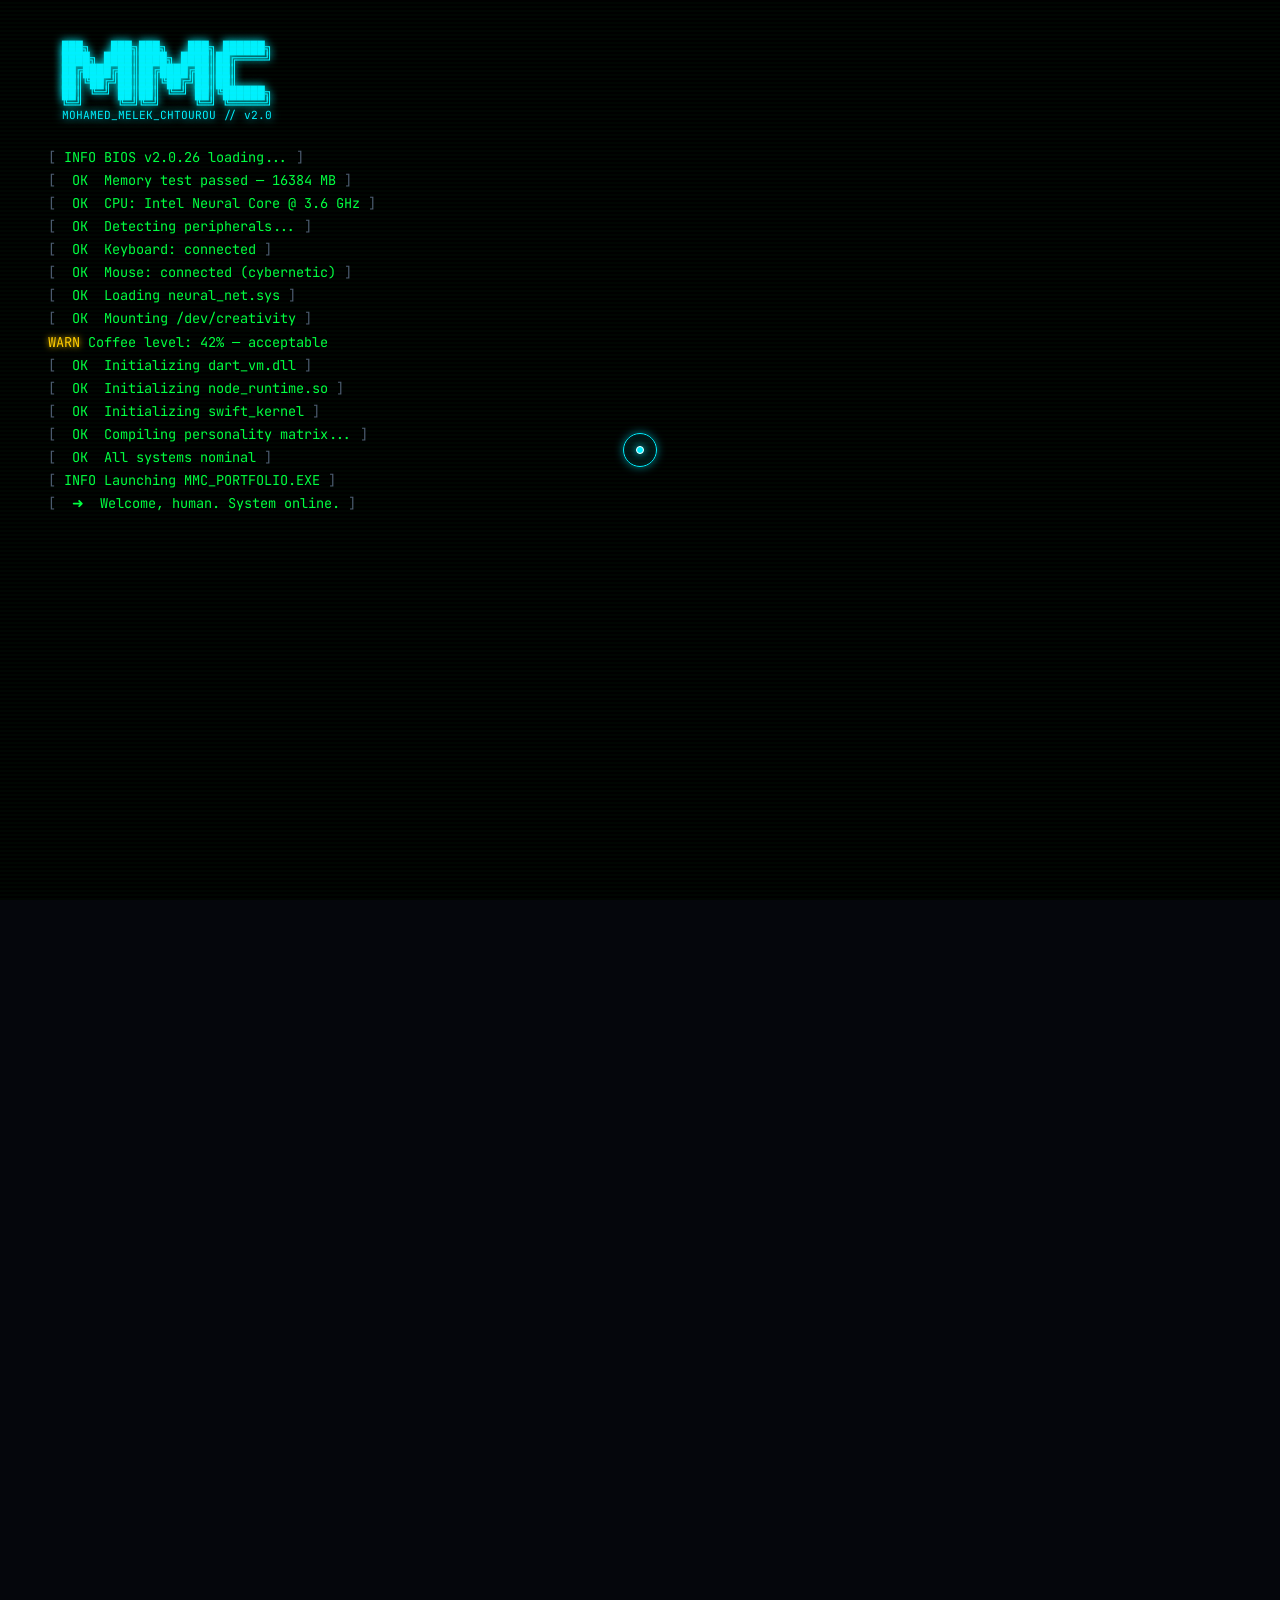
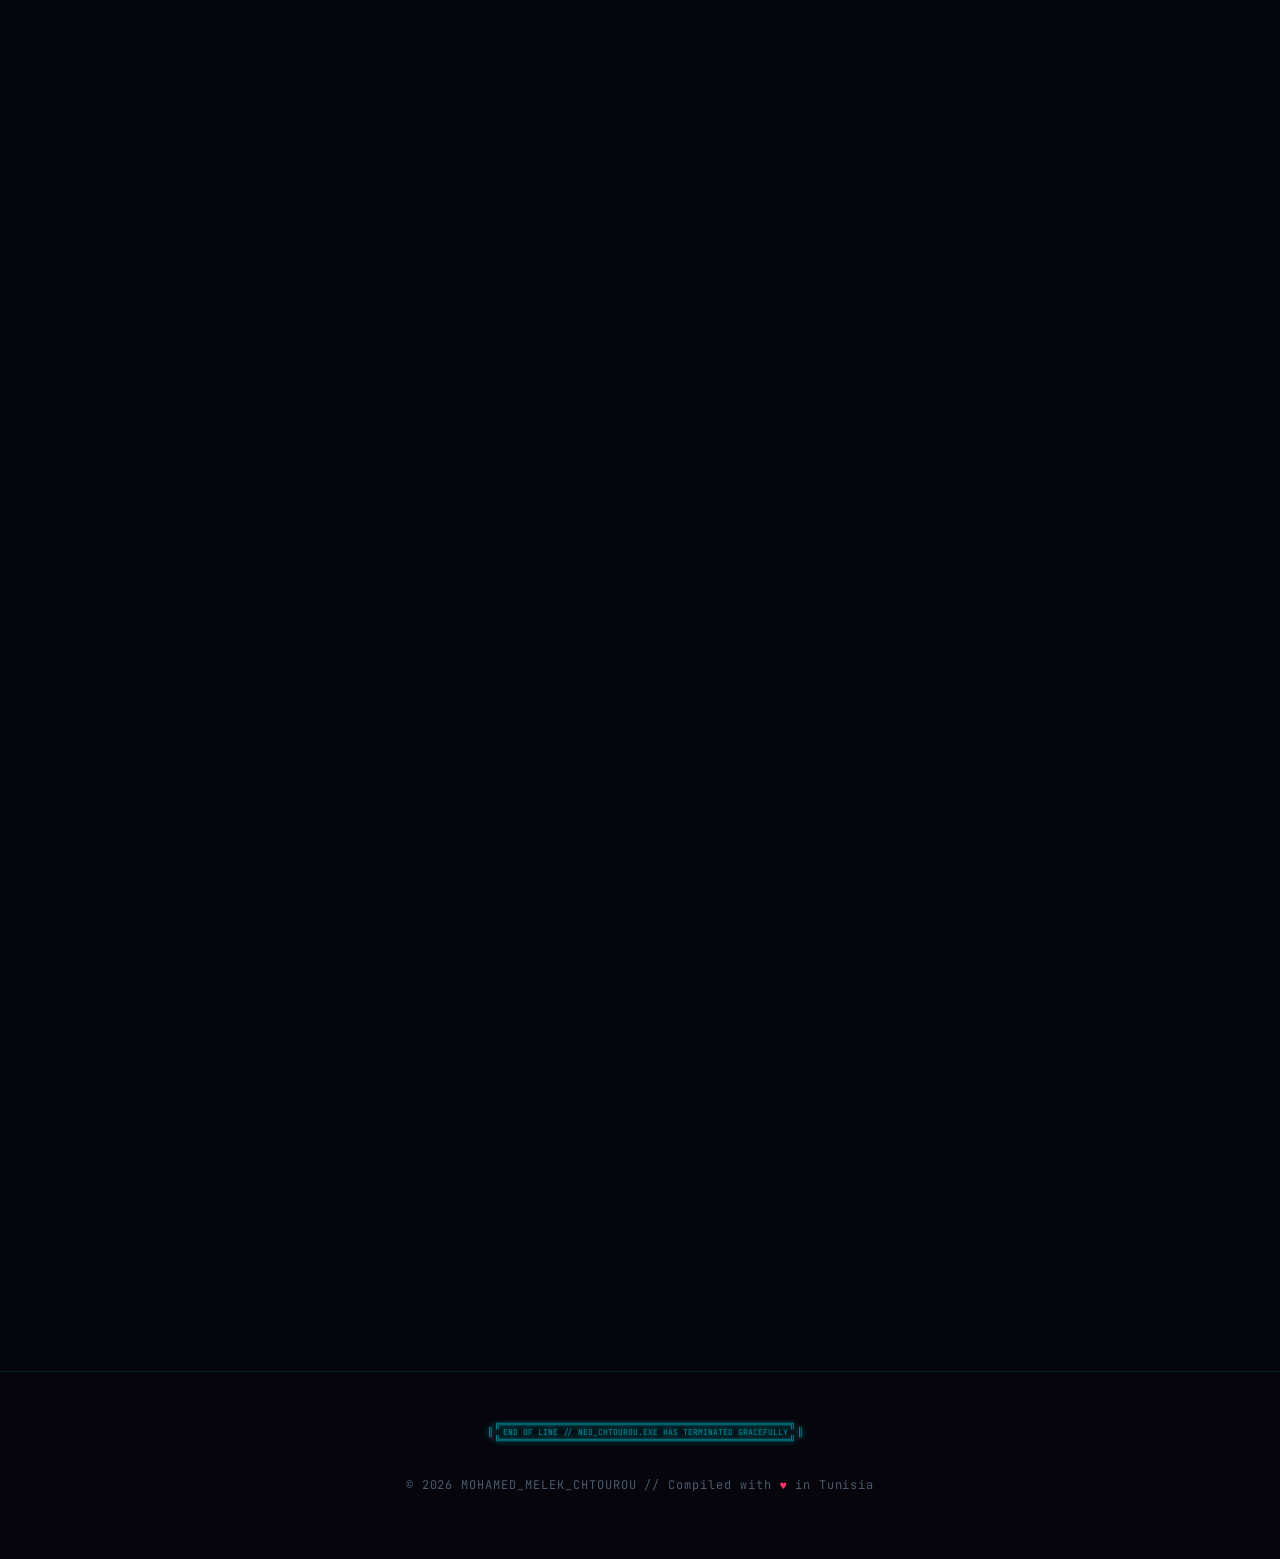
<file: index.html>
<!DOCTYPE html>
<html lang="fr" data-theme="">
<head>
  <meta charset="UTF-8" />
  <meta name="viewport" content="width=device-width, initial-scale=1.0, viewport-fit=cover, interactive-widget=resizes-content" />
  <meta name="google-site-verification" content="1NaVBAib9wmWtcFraGKaPpc8PTY94yaMZ6rFvMctKy8" />

  <!-- ============ SEO / Primary meta ============ -->
  <title>Mohamed Melek Chtourou — Ingénieur Flutter & Node.js | Disponible</title>
  <meta name="description" content="Ingénieur fullstack Flutter, Node.js, React, Swift. 3 apps en production (App Store & Google Play). Disponible pour missions freelance et CDI. Tunisie, remote worldwide." />
  <meta name="keywords" content="Mohamed Melek Chtourou, développeur Flutter, ingénieur Node.js, développeur React, développeur Swift, mobile developer, fullstack developer, iOS, Android, disponible embauche, freelance Tunisie, CDI remote, portfolio développeur, ingénieur logiciel Tunisie, expert Flutter, expert Node.js" />
  <meta name="author" content="Mohamed Melek Chtourou" />
  <meta name="robots" content="index, follow, max-image-preview:large, max-snippet:-1, max-video-preview:-1" />
  <meta name="googlebot" content="index, follow" />
  <meta name="language" content="French" />
  <meta name="geo.region" content="TN" />
  <meta name="geo.placename" content="Tunisia" />
  <meta name="rating" content="general" />
  <meta name="revisit-after" content="7 days" />
  <meta name="theme-color" content="#05060c" />
  <meta name="color-scheme" content="dark" />
  <meta name="application-name" content="Mohamed Melek Chtourou Portfolio" />
  <meta name="apple-mobile-web-app-title" content="MMC Portfolio" />
  <meta name="format-detection" content="telephone=no" />

  <!-- Canonical + alternates -->
  <link rel="canonical" href="https://cyber-cv.mohamedmelekchtourou.com/" />
  <link rel="alternate" hreflang="fr" href="https://cyber-cv.mohamedmelekchtourou.com/" />
  <link rel="alternate" hreflang="en" href="https://cyber-cv.mohamedmelekchtourou.com/" />
  <link rel="alternate" hreflang="x-default" href="https://cyber-cv.mohamedmelekchtourou.com/" />

  <!-- ============ Open Graph ============ -->
  <meta property="og:type" content="website" />
  <meta property="og:site_name" content="Mohamed Melek Chtourou — Portfolio" />
  <meta property="og:title" content="Mohamed Melek Chtourou — Ingénieur Flutter & Node.js (Disponible)" />
  <meta property="og:description" content="Ingénieur fullstack Flutter, Node.js, React, Swift. 3 apps en production sur les stores. Disponible pour missions et CDI. Tunisie → worldwide remote." />
  <meta property="og:url" content="https://cyber-cv.mohamedmelekchtourou.com/" />
  <meta property="og:image" content="https://cyber-cv.mohamedmelekchtourou.com/assets/img/mmc2.jpg" />
  <meta property="og:image:secure_url" content="https://cyber-cv.mohamedmelekchtourou.com/assets/img/mmc2.jpg" />
  <meta property="og:image:width" content="1200" />
  <meta property="og:image:height" content="630" />
  <meta property="og:image:alt" content="Portrait de Mohamed Melek Chtourou, ingénieur Flutter & Node.js" />
  <meta property="og:image:type" content="image/jpeg" />
  <meta property="og:locale" content="fr_FR" />
  <meta property="og:locale:alternate" content="en_US" />
  <meta property="profile:first_name" content="Mohamed" />
  <meta property="profile:last_name" content="Chtourou" />
  <meta property="profile:username" content="mohamedmmc" />

  <!-- ============ Twitter ============ -->
  <meta name="twitter:card" content="summary_large_image" />
  <meta name="twitter:title" content="Mohamed Melek Chtourou — Ingénieur Flutter & Node.js (Disponible)" />
  <meta name="twitter:description" content="Ingénieur fullstack. 3 apps en production. Disponible pour missions freelance et CDI. Tunisie → worldwide." />
  <meta name="twitter:image" content="https://cyber-cv.mohamedmelekchtourou.com/assets/img/mmc2.jpg" />
  <meta name="twitter:image:alt" content="Mohamed Melek Chtourou — Flutter & Node.js engineer" />
  <meta name="twitter:url" content="https://cyber-cv.mohamedmelekchtourou.com/" />

  <!-- ============ Favicon / icons ============ -->
  <link rel="icon" href="assets/img/favicon.png" type="image/png" />
  <link rel="apple-touch-icon" href="assets/img/favicon.png" />
  <link rel="manifest" href="site.webmanifest" />

  <!-- ============ JSON-LD structured data ============ -->
  <script type="application/ld+json">
  {
    "@context": "https://schema.org",
    "@type": "Person",
    "@id": "https://cyber-cv.mohamedmelekchtourou.com/#person",
    "name": "Mohamed Melek Chtourou",
    "givenName": "Mohamed",
    "familyName": "Chtourou",
    "alternateName": ["MMC", "Melek Chtourou"],
    "description": "Ingénieur Flutter & Node.js avec expérience fullstack. 3 applications publiées en production. Disponible pour missions freelance et CDI.",
    "jobTitle": "Ingénieur Flutter & Node.js / Fullstack Developer",
    "url": "https://cyber-cv.mohamedmelekchtourou.com/",
    "image": "https://cyber-cv.mohamedmelekchtourou.com/assets/img/mmc2.jpg",
    "email": "mailto:contact@mohamedmelekchtourou.com",
    "telephone": "",
    "address": {
      "@type": "PostalAddress",
      "addressCountry": "TN",
      "addressRegion": "Tunisia"
    },
    "nationality": { "@type": "Country", "name": "Tunisia" },
    "sameAs": [
      "https://github.com/mohamedmmc",
      "https://www.linkedin.com/in/mohamed-melek-chtourou-a6a2561b2/",
      "https://www.facebook.com/tiktikatikadesuka",
      "https://www.instagram.com/mohamed_chtourou93/"
    ],
    "knowsAbout": [
      "Flutter", "Dart", "Node.js", "Express.js", "React", "Redux", "JavaScript", "TypeScript",
      "Swift", "SwiftUI", "UIKit", "Kotlin", "Java", "Spring Boot",
      "MySQL", "MongoDB", "Firebase", "Docker", "Git", "REST API", "GraphQL",
      "iOS Development", "Android Development", "Cross-platform Mobile",
      "Full Stack Web Development", "Backend Architecture", "DevOps"
    ],
    "hasOccupation": {
      "@type": "Occupation",
      "name": "Software Engineer — Flutter & Node.js",
      "occupationLocation": { "@type": "Country", "name": "Worldwide (remote)" },
      "skills": "Flutter, Node.js, React, Swift, Kotlin, MySQL, MongoDB, Firebase, Docker"
    },
    "seeks": {
      "@type": "Demand",
      "name": "Opportunités freelance et CDI en développement logiciel",
      "description": "Missions de développement Flutter, Node.js, React, ou fullstack. Disponible à distance ou sur place."
    },
    "alumniOf": {
      "@type": "CollegeOrUniversity",
      "name": "Esprit — École Supérieure Privée d'Ingénierie et de Technologies",
      "address": { "@type": "PostalAddress", "addressCountry": "TN" }
    },
    "worksFor": { "@type": "Organization", "name": "Independent / Freelance" }
  }
  </script>

  <script type="application/ld+json">
  {
    "@context": "https://schema.org",
    "@type": "WebSite",
    "@id": "https://cyber-cv.mohamedmelekchtourou.com/#website",
    "url": "https://cyber-cv.mohamedmelekchtourou.com/",
    "name": "Mohamed Melek Chtourou — Portfolio",
    "description": "Portfolio d'un ingénieur Flutter & Node.js. Disponible pour missions.",
    "inLanguage": ["fr-FR", "en-US"],
    "author": { "@id": "https://cyber-cv.mohamedmelekchtourou.com/#person" }
  }
  </script>

  <script type="application/ld+json">
  {
    "@context": "https://schema.org",
    "@type": "ProfessionalService",
    "name": "Mohamed Melek Chtourou — Services de développement logiciel",
    "description": "Développement d'applications mobiles (Flutter, iOS natif, Android), backends (Node.js, Express, Spring Boot), interfaces web (React). Disponible en freelance et CDI.",
    "provider": { "@id": "https://cyber-cv.mohamedmelekchtourou.com/#person" },
    "areaServed": { "@type": "Place", "name": "Worldwide" },
    "serviceType": [
      "Développement mobile Flutter",
      "Développement iOS Swift",
      "Développement Android Kotlin",
      "Développement backend Node.js",
      "Développement fullstack web React",
      "Intégration API et DevOps"
    ],
    "url": "https://cyber-cv.mohamedmelekchtourou.com/"
  }
  </script>

  <!-- Preload critical assets -->
  <link rel="preload" href="assets/img/mmc2.webp" as="image" type="image/webp" />

  <!-- Fonts -->
  <link rel="preconnect" href="https://fonts.googleapis.com" />
  <link rel="preconnect" href="https://fonts.gstatic.com" crossorigin />
  <link href="https://fonts.googleapis.com/css2?family=JetBrains+Mono:wght@400;500;700&family=Orbitron:wght@400;600;800;900&family=Share+Tech+Mono&display=swap" rel="stylesheet" />

  <!-- Google Analytics (gtag) — loads async -->
  <script src="js/analytics.js"></script>
  <script src="js/track.js"></script>
  <script src="js/header.js"></script>

  <!-- Styles -->
  <link rel="stylesheet" href="css/main.css" />
  <link rel="stylesheet" href="css/cyberpunk.css" />
  <link rel="stylesheet" href="css/animations.css" />
  <link rel="stylesheet" href="css/games.css" />
</head>
<body>
  <a href="#about" class="skip-link">Skip to content</a>

  <!-- Boot Sequence Overlay -->
  <div id="boot-sequence">
    <div class="boot-output"></div>
  </div>

  <!-- Matrix Rain Canvas -->
  <canvas id="matrix-canvas" class="matrix-canvas"></canvas>

  <!-- CRT Scanlines Overlay -->
  <div class="scanlines"></div>
  <div class="crt-vignette"></div>
  <div class="noise"></div>
  <div class="vhs-bar"></div>

  <!-- HUD Brackets (corner frames) -->
  <div class="hud-brackets">
    <div class="bracket bracket-tl"></div>
    <div class="bracket bracket-tr"></div>
    <div class="bracket bracket-bl"></div>
    <div class="bracket bracket-br"></div>
  </div>

  <!-- Top Status Bar -->
  <header class="status-bar" role="banner" aria-label="Status bar">
    <div class="status-left">
      <span class="status-dot"></span>
      <span data-i18n="status_online">NEO_CHTOUROU.EXE // SYSTEM ONLINE</span>
    </div>
    <div class="status-right">
      <button data-lang="fr" aria-label="Switch to French">FR</button>
      <button data-lang="en" aria-label="Switch to English">EN</button>
      <a href="cv.html" class="status-cv-link" aria-label="View CV">&gt;_ CV</a>
      <button id="theme-toggle" aria-label="Toggle light/dark mode">☀ LIGHT</button>
      <button id="sound-toggle" aria-label="Toggle sound effects">SOUND:OFF</button>
      <span class="uptime"><span data-i18n="status_uptime">UPTIME</span>: <span id="uptime-counter">00:00:00</span></span>
    </div>
  </header>

  <!-- Scroll progress bar -->
  <div class="scroll-progress" aria-hidden="true"></div>

  <!-- =========================================================
       HERO
  ========================================================= -->
  <main role="main">
  <section id="hero" aria-label="Introduction">
    <div class="container">
      <div class="hero-wrap">
        <div class="hero-content">
          <div class="hero-badge" data-theme-cycle>
            <span data-i18n="hero_badge">DISPONIBLE POUR MISSION</span>
          </div>

          <h1 class="hero-name glitch" data-text="MOHAMED_MELEK CHTOUROU">
            <span data-i18n="hero_name_line1">MOHAMED</span>
            <span class="nickname" data-i18n="hero_name_line2">CHTOUROU</span>
          </h1>

          <p class="hero-role">
            <span data-i18n="hero_role_text">&gt; </span>
            <span class="kw" data-i18n="hero_role_kw">FLUTTER & NODE.JS ENGINEER</span>
          </p>

          <div class="hero-typing">
            <span class="prompt" data-i18n="hero_typing_prompt">~$</span>
            <span id="hero-typing-text"></span><span class="caret">_</span>
          </div>

          <p class="hero-desc" data-i18n="hero_desc">
            Ingénieur spécialisé Flutter & Node.js avec une solide expérience fullstack. Je conçois et déploie des applications mobiles et web performantes — de l'idée jusqu'à l'App Store.
          </p>

          <div class="hero-stats">
            <div class="hero-stat">
              <span class="hero-stat-num">3</span>
              <span class="hero-stat-label" data-i18n="hero_stat_apps">APPS_DEPLOYED</span>
            </div>
            <div class="hero-stat">
              <span class="hero-stat-num">4+</span>
              <span class="hero-stat-label" data-i18n="hero_stat_years">YEARS_CODING</span>
            </div>
            <div class="hero-stat">
              <span class="hero-stat-num">12+</span>
              <span class="hero-stat-label" data-i18n="hero_stat_stack">STACK_FAMILIARS</span>
            </div>
            <div class="hero-stat">
              <span class="hero-stat-num">∞</span>
              <span class="hero-stat-label" data-i18n="hero_stat_coffee">COFFEE_UNITS</span>
            </div>
          </div>

          <div class="hero-cta">
            <a href="#projects" class="btn-cyber">
              <span data-i18n="hero_cta_view">./view_projects</span>
            </a>
            <a href="#contact" class="btn-cyber btn-ghost">
              <span data-i18n="hero_cta_contact">./transmit_signal</span>
            </a>
          </div>
        </div>

        <div class="hero-image">
          <div class="profile-holo">
            <div class="profile-corners"></div>
            <img src="assets/img/mmc2.webp" alt="Mohamed Melek Chtourou" />
          </div>
        </div>
      </div>
    </div>

    <div class="scroll-hint" data-i18n="hero_scroll">SCROLL TO DISCOVER</div>
  </section>

  <!-- =========================================================
       01 / ABOUT
  ========================================================= -->
  <section id="about" aria-label="About me">
    <div class="container">
      <div class="section-header reveal">
        <h2 class="section-title glitch" data-text="// 01_ABOUT" data-i18n="about_title">// 01_ABOUT</h2>
      </div>

      <div class="term-window reveal">
        <div class="term-head">
          <span class="term-dot red"></span>
          <span class="term-dot yellow"></span>
          <span class="term-dot green"></span>
          <span class="term-title">about.sh — root@chtourou</span>
        </div>
        <div class="term-body">
          <p><span class="prompt">~$</span><span class="cmd" data-i18n="about_prompt1">whoami</span></p>
          <p class="output"><span data-i18n="about_whoami">mohamed_melek_chtourou</span></p>

          <p><span class="prompt">~$</span><span class="cmd" data-i18n="about_prompt2">cat /etc/about.txt</span></p>
          <p class="output" data-i18n="about_text">Ingénieur spécialisé Flutter & Node.js avec une solide expérience fullstack web. J'ai conçu et publié 3 applications sur l'App Store et Google Play, dont The Landlord — une plateforme de gestion immobilière en production. Je cherche à rejoindre une équipe ambitieuse où je pourrai contribuer à des produits mobiles et web impactants.</p>

          <p><span class="prompt">~$</span><span class="cmd" data-i18n="about_prompt3">cat /etc/location.txt</span></p>
          <p class="output" data-i18n="about_location">Tunisie, Earth (for now)</p>

          <p><span class="prompt">~$</span><span class="cmd" data-i18n="about_prompt4">cat /etc/education.txt</span></p>
          <p class="output" data-i18n="about_education">Esprit — École d'Ingénieurs</p>

          <p class="comment" data-i18n="about_comment"># Toujours debug — never give up</p>
        </div>
      </div>
    </div>
  </section>

  <!-- =========================================================
       02 / SKILLS
  ========================================================= -->
  <section id="skills" aria-label="Skills">
    <div class="container">
      <div class="section-header reveal">
        <h2 class="section-title glitch" data-text="// 02_SKILLS_MATRIX" data-i18n="skills_title">// 02_SKILLS_MATRIX</h2>
        <p class="section-subtitle" data-i18n="skills_subtitle" style="color:var(--text-muted);font-family:var(--font-mono);font-size:0.82rem;margin-top:8px;">&gt; Loaded modules in current neural net</p>
      </div>

      <div class="skills-grid">
        <div class="skill-card reveal">
          <div class="skill-icon">📱</div>
          <h3 data-i18n="skill_mobile">MOBILE</h3>
          <div class="skill-label" data-i18n="skill_mobile_label">Native & cross-platform</div>
          <div class="skill-bars">
            <div class="skill-bar">
              <div class="skill-bar-head"><span>Flutter / Dart</span><span class="val">95</span></div>
              <div class="skill-bar-track"><div class="skill-bar-fill" data-val="95"></div></div>
            </div>
            <div class="skill-bar">
              <div class="skill-bar-head"><span>Swift / SwiftUI</span><span class="val">85</span></div>
              <div class="skill-bar-track"><div class="skill-bar-fill" data-val="85"></div></div>
            </div>
            <div class="skill-bar">
              <div class="skill-bar-head"><span>Kotlin</span><span class="val">70</span></div>
              <div class="skill-bar-track"><div class="skill-bar-fill" data-val="70"></div></div>
            </div>
          </div>
        </div>

        <div class="skill-card reveal reveal-delay-1">
          <div class="skill-icon">⚡</div>
          <h3 data-i18n="skill_backend">BACKEND</h3>
          <div class="skill-label" data-i18n="skill_backend_label">Servers & APIs</div>
          <div class="skill-bars">
            <div class="skill-bar">
              <div class="skill-bar-head"><span>Node.js / Express</span><span class="val">92</span></div>
              <div class="skill-bar-track"><div class="skill-bar-fill" data-val="92"></div></div>
            </div>
            <div class="skill-bar">
              <div class="skill-bar-head"><span>Spring Boot</span><span class="val">75</span></div>
              <div class="skill-bar-track"><div class="skill-bar-fill" data-val="75"></div></div>
            </div>
            <div class="skill-bar">
              <div class="skill-bar-head"><span>Docker / VPS</span><span class="val">80</span></div>
              <div class="skill-bar-track"><div class="skill-bar-fill" data-val="80"></div></div>
            </div>
          </div>
        </div>

        <div class="skill-card reveal reveal-delay-2">
          <div class="skill-icon">&lt;/&gt;</div>
          <h3 data-i18n="skill_frontend">FRONTEND</h3>
          <div class="skill-label" data-i18n="skill_frontend_label">Web interfaces</div>
          <div class="skill-bars">
            <div class="skill-bar">
              <div class="skill-bar-head"><span>React / Redux</span><span class="val">85</span></div>
              <div class="skill-bar-track"><div class="skill-bar-fill" data-val="85"></div></div>
            </div>
            <div class="skill-bar">
              <div class="skill-bar-head"><span>JavaScript / TS</span><span class="val">88</span></div>
              <div class="skill-bar-track"><div class="skill-bar-fill" data-val="88"></div></div>
            </div>
            <div class="skill-bar">
              <div class="skill-bar-head"><span>HTML / CSS</span><span class="val">90</span></div>
              <div class="skill-bar-track"><div class="skill-bar-fill" data-val="90"></div></div>
            </div>
          </div>
        </div>

        <div class="skill-card reveal reveal-delay-3">
          <div class="skill-icon">🗄</div>
          <h3 data-i18n="skill_db">DATABASE</h3>
          <div class="skill-label" data-i18n="skill_db_label">Data persistence</div>
          <div class="skill-bars">
            <div class="skill-bar">
              <div class="skill-bar-head"><span>MySQL / Sequelize</span><span class="val">90</span></div>
              <div class="skill-bar-track"><div class="skill-bar-fill" data-val="90"></div></div>
            </div>
            <div class="skill-bar">
              <div class="skill-bar-head"><span>MongoDB</span><span class="val">80</span></div>
              <div class="skill-bar-track"><div class="skill-bar-fill" data-val="80"></div></div>
            </div>
            <div class="skill-bar">
              <div class="skill-bar-head"><span>Firebase</span><span class="val">85</span></div>
              <div class="skill-bar-track"><div class="skill-bar-fill" data-val="85"></div></div>
            </div>
          </div>
        </div>
      </div>
    </div>
  </section>

  <!-- =========================================================
       03 / PROJECTS
  ========================================================= -->
  <section id="projects" aria-label="Projects">
    <div class="container">
      <div class="section-header reveal">
        <h2 class="section-title glitch" data-text="// 03_PROJECTS.DB" data-i18n="projects_title">// 03_PROJECTS.DB</h2>
        <p class="section-subtitle" data-i18n="projects_subtitle" style="color:var(--text-muted);font-family:var(--font-mono);font-size:0.82rem;margin-top:8px;">&gt; SELECT * FROM projects ORDER BY impact DESC;</p>
      </div>

      <div class="projects-grid">
        <!-- The Landlord -->
        <a href="projects/thelandlord.html" class="project-card reveal">
          <div class="project-img-wrap">
            <span class="project-badge" data-i18n="badge_production">PRODUCTION</span>
            <span class="project-id">#001</span>
            <img src="assets/img/portfolio/thelandlord/logotll.webp" alt="The Landlord" loading="lazy" />
          </div>
          <div class="project-body">
            <h3 class="project-title">THE_LANDLORD</h3>
            <p class="project-subtitle" data-i18n="p_thelandlord_desc">Plateforme complète de gestion immobilière — multi-plateforme, déployée en production.</p>
            <div class="project-techs">
              <span class="tech-chip">Flutter</span>
              <span class="tech-chip">Node.js</span>
              <span class="tech-chip">MySQL</span>
              <span class="tech-chip">Docker</span>
            </div>
            <div class="project-action">
              <span>2024 – 2026</span>
              <span data-i18n="project_view">→ ACCÉDER</span>
            </div>
          </div>
        </a>

        <!-- Lost & Found -->
        <a href="projects/lost-found.html" class="project-card reveal reveal-delay-1">
          <div class="project-img-wrap">
            <span class="project-badge" data-i18n="badge_production">PRODUCTION</span>
            <span class="project-id">#002</span>
            <img src="assets/img/portfolio/lost&found/lost&found3.webp" alt="Lost & Found" loading="lazy" />
          </div>
          <div class="project-body">
            <h3 class="project-title">LOST_&amp;_FOUND</h3>
            <p class="project-subtitle" data-i18n="p_lostfound_desc">App multi-plateforme pour retrouver les objets perdus. iOS, Android, Huawei.</p>
            <div class="project-techs">
              <span class="tech-chip">Swift 4</span>
              <span class="tech-chip">Kotlin</span>
              <span class="tech-chip">Node.js</span>
              <span class="tech-chip">MongoDB</span>
            </div>
            <div class="project-action">
              <span>2022</span>
              <span data-i18n="project_view">→ ACCÉDER</span>
            </div>
          </div>
        </a>

        <!-- TESA -->
        <a href="projects/tesa.html" class="project-card reveal reveal-delay-2">
          <div class="project-img-wrap">
            <span class="project-badge personal" data-i18n="badge_personal">PERSONAL</span>
            <span class="project-id">#003</span>
            <img src="assets/img/portfolio/Tesa/TesaLogo.webp" alt="Tesa" loading="lazy" />
          </div>
          <div class="project-body">
            <h3 class="project-title">TESA</h3>
            <p class="project-subtitle" data-i18n="p_tesa_desc">Écosystème esport centralisé — brackets Challonge, classements temps réel.</p>
            <div class="project-techs">
              <span class="tech-chip">Flutter</span>
              <span class="tech-chip">Node.js</span>
              <span class="tech-chip">MySQL</span>
              <span class="tech-chip">Challonge</span>
            </div>
            <div class="project-action">
              <span>2023</span>
              <span data-i18n="project_view">→ ACCÉDER</span>
            </div>
          </div>
        </a>

        <!-- Randev -->
        <a href="projects/randev.html" class="project-card reveal reveal-delay-3">
          <div class="project-img-wrap">
            <span class="project-badge academic" data-i18n="badge_academic">ACADEMIC</span>
            <span class="project-id">#004</span>
            <img src="assets/img/portfolio/randev/randev.webp" alt="Randev" loading="lazy" />
          </div>
          <div class="project-body">
            <h3 class="project-title">RANDEV</h3>
            <p class="project-subtitle" data-i18n="p_randev_desc">Gestion de rendez-vous B2B avec deux rôles — clients et commerçants.</p>
            <div class="project-techs">
              <span class="tech-chip">Flutter</span>
              <span class="tech-chip">Spring Boot</span>
            </div>
            <div class="project-action">
              <span>2022</span>
              <span data-i18n="project_view">→ ACCÉDER</span>
            </div>
          </div>
        </a>

        <!-- Artisan d'Art -->
        <a href="projects/artisan-dart.html" class="project-card reveal reveal-delay-4">
          <div class="project-img-wrap">
            <span class="project-badge academic" data-i18n="badge_academic">ACADEMIC</span>
            <span class="project-id">#005</span>
            <img src="assets/img/portfolio/artisanDart/logoName2.webp" alt="Artisan d'Art" loading="lazy" />
          </div>
          <div class="project-body">
            <h3 class="project-title">ARTISAN_D'ART</h3>
            <p class="project-subtitle" data-i18n="p_artisandart_desc">Marketplace full-stack connectant artisans et consommateurs — 60+ endpoints.</p>
            <div class="project-techs">
              <span class="tech-chip">SwiftUI</span>
              <span class="tech-chip">React</span>
              <span class="tech-chip">Node.js</span>
              <span class="tech-chip">MySQL</span>
              <span class="tech-chip">Firebase</span>
            </div>
            <div class="project-action">
              <span>2023 – 2024</span>
              <span data-i18n="project_view">→ ACCÉDER</span>
            </div>
          </div>
        </a>

        <!-- Esprit App -->
        <a href="projects/esprit-app.html" class="project-card reveal reveal-delay-5">
          <div class="project-img-wrap">
            <span class="project-badge academic" data-i18n="badge_academic">ACADEMIC</span>
            <span class="project-id">#006</span>
            <img src="assets/img/portfolio/esprit/esprit.webp" alt="Esprit App" loading="lazy" />
          </div>
          <div class="project-body">
            <h3 class="project-title">ESPRIT_APP</h3>
            <p class="project-subtitle" data-i18n="p_esprit_desc">App campus iOS native — actualités, enseignants, carte MapKit.</p>
            <div class="project-techs">
              <span class="tech-chip">Swift 5</span>
              <span class="tech-chip">UIKit</span>
              <span class="tech-chip">MapKit</span>
            </div>
            <div class="project-action">
              <span>2022</span>
              <span data-i18n="project_view">→ ACCÉDER</span>
            </div>
          </div>
        </a>
      </div>
    </div>
  </section>

  <!-- =========================================================
       04 / CONTACT
  ========================================================= -->
  <section id="contact" aria-label="Contact">
    <div class="container">
      <div class="section-header reveal">
        <h2 class="section-title glitch" data-text="// 04_TRANSMIT_SIGNAL" data-i18n="contact_title">// 04_TRANSMIT_SIGNAL</h2>
      </div>

      <div class="contact-wrap reveal">
        <div class="contact-card">
          <p class="contact-title">
            <span class="prompt">~$</span>
            <span data-i18n="contact_prompt">./transmit --target=</span>
          </p>
          <a href="mailto:contact@mohamedmelekchtourou.com" class="email-link">contact@mohamedmelekchtourou.com</a>
          <p style="color:var(--text-muted);font-family:var(--font-mono);font-size:0.78rem;margin-top:8px;" data-i18n="contact_hint">// Réponse garantie en moins de 24h</p>

          <!-- Contact form -->
          <form class="contact-form" id="contact-form" novalidate>
            <div class="form-row">
              <input type="text" name="name" placeholder="NOM // NAME" required aria-label="Your name" />
              <input type="email" name="email" placeholder="EMAIL" required aria-label="Your email" />
            </div>
            <textarea name="message" rows="4" placeholder="MESSAGE // Écrivez ici..." required aria-label="Your message"></textarea>
            <div class="form-actions">
              <button type="submit" class="btn-cyber" id="contact-submit">→ TRANSMIT</button>
              <a href="cv.html" class="btn-cyber btn-ghost" id="cv-download" aria-label="View CV">&gt;_ VOIR_MON_CV</a>
            </div>
            <p id="contact-status" style="display:none;font-family:var(--font-mono);font-size:0.82rem;margin-top:12px;"></p>
          </form>

          <div class="socials">
            <a href="https://github.com/mohamedmmc" target="_blank" rel="noopener">[GITHUB]</a>
            <a href="https://www.linkedin.com/in/mohamed-melek-chtourou-a6a2561b2/" target="_blank" rel="noopener">[LINKEDIN]</a>
            <a href="https://www.facebook.com/tiktikatikadesuka" target="_blank" rel="noopener">[FACEBOOK]</a>
            <a href="https://www.instagram.com/mohamed_chtourou93/" target="_blank" rel="noopener">[INSTAGRAM]</a>
          </div>
        </div>
      </div>
    </div>
  </section>
  </main>

  <!-- NOTE: Place your CV PDF at assets/cv/mohamed-chtourou-cv.pdf -->
  <!-- =========================================================
       FOOTER
  ========================================================= -->
  <footer role="contentinfo">
    <div class="container">
      <pre class="ascii-footer">
  ╔══════════════════════════════════════════════════════════╗
  ║  END OF LINE // NEO_CHTOUROU.EXE HAS TERMINATED GRACEFULLY  ║
  ╚══════════════════════════════════════════════════════════╝
      </pre>
      <p class="footer-text">
        &copy; <span id="year"></span> MOHAMED_MELEK_CHTOUROU //
        <span data-i18n="footer_text">Compiled with</span>
        <span class="heart">♥</span>
        <span data-i18n="footer_in">in Tunisia</span>
      </p>
    </div>
  </footer>

  <!-- Bottom Status Bar -->
  <div class="bottom-bar">
    <span class="prompt">~$</span>
    <span data-i18n="bottom_hint">Appuie sur / pour ouvrir le terminal — essaie "help"</span>
    <span class="blink">_</span>
  </div>

  <!-- Terminal Modal -->
  <div id="term-modal" class="term-modal" role="dialog" aria-label="Terminal">
    <div class="term-modal-inner">
      <div class="term-modal-head">
        <div class="dots">
          <span class="dot r"></span>
          <span class="dot y"></span>
          <span class="dot g"></span>
        </div>
        <span class="t-title">root@chtourou.sh — interactive shell</span>
        <button class="t-close" aria-label="Close terminal">✕</button>
      </div>
      <div class="term-modal-body"></div>
      <div class="term-input-wrap">
        <span class="p">root@chtourou:~$</span>
        <input type="text" id="term-input" autocomplete="off" spellcheck="false" />
        <span class="caret">_</span>
      </div>
    </div>
  </div>

  <!-- Scripts -->
  <script>document.getElementById("year").textContent = new Date().getFullYear();</script>
  <script src="js/cursor.js"></script>
  <script src="js/i18n.js"></script>
  <script src="js/sound.js"></script>
  <script src="js/matrix-rain.js"></script>
  <script src="js/fx.js"></script>
  <script src="js/mode.js"></script>
  <script src="js/glitch.js"></script>
  <script src="js/boot.js"></script>
  <script src="js/vfs.js"></script>
  <script src="js/chip.js"></script>
  <script src="js/ctf.js"></script>
  <script src="js/xp.js"></script>
  <script defer src="js/games.js"></script>
  <script defer src="js/voight-kampff.js"></script>
  <script defer src="js/ai-chat.js"></script>
  <script defer src="js/terminal.js"></script>
  <script defer src="js/easter-eggs.js"></script>
  <script src="js/main.js"></script>
  <script>
    if ("serviceWorker" in navigator) {
      navigator.serviceWorker.register("/sw.js").catch(() => {});
    }
  </script>
</body>
</html>
</file>
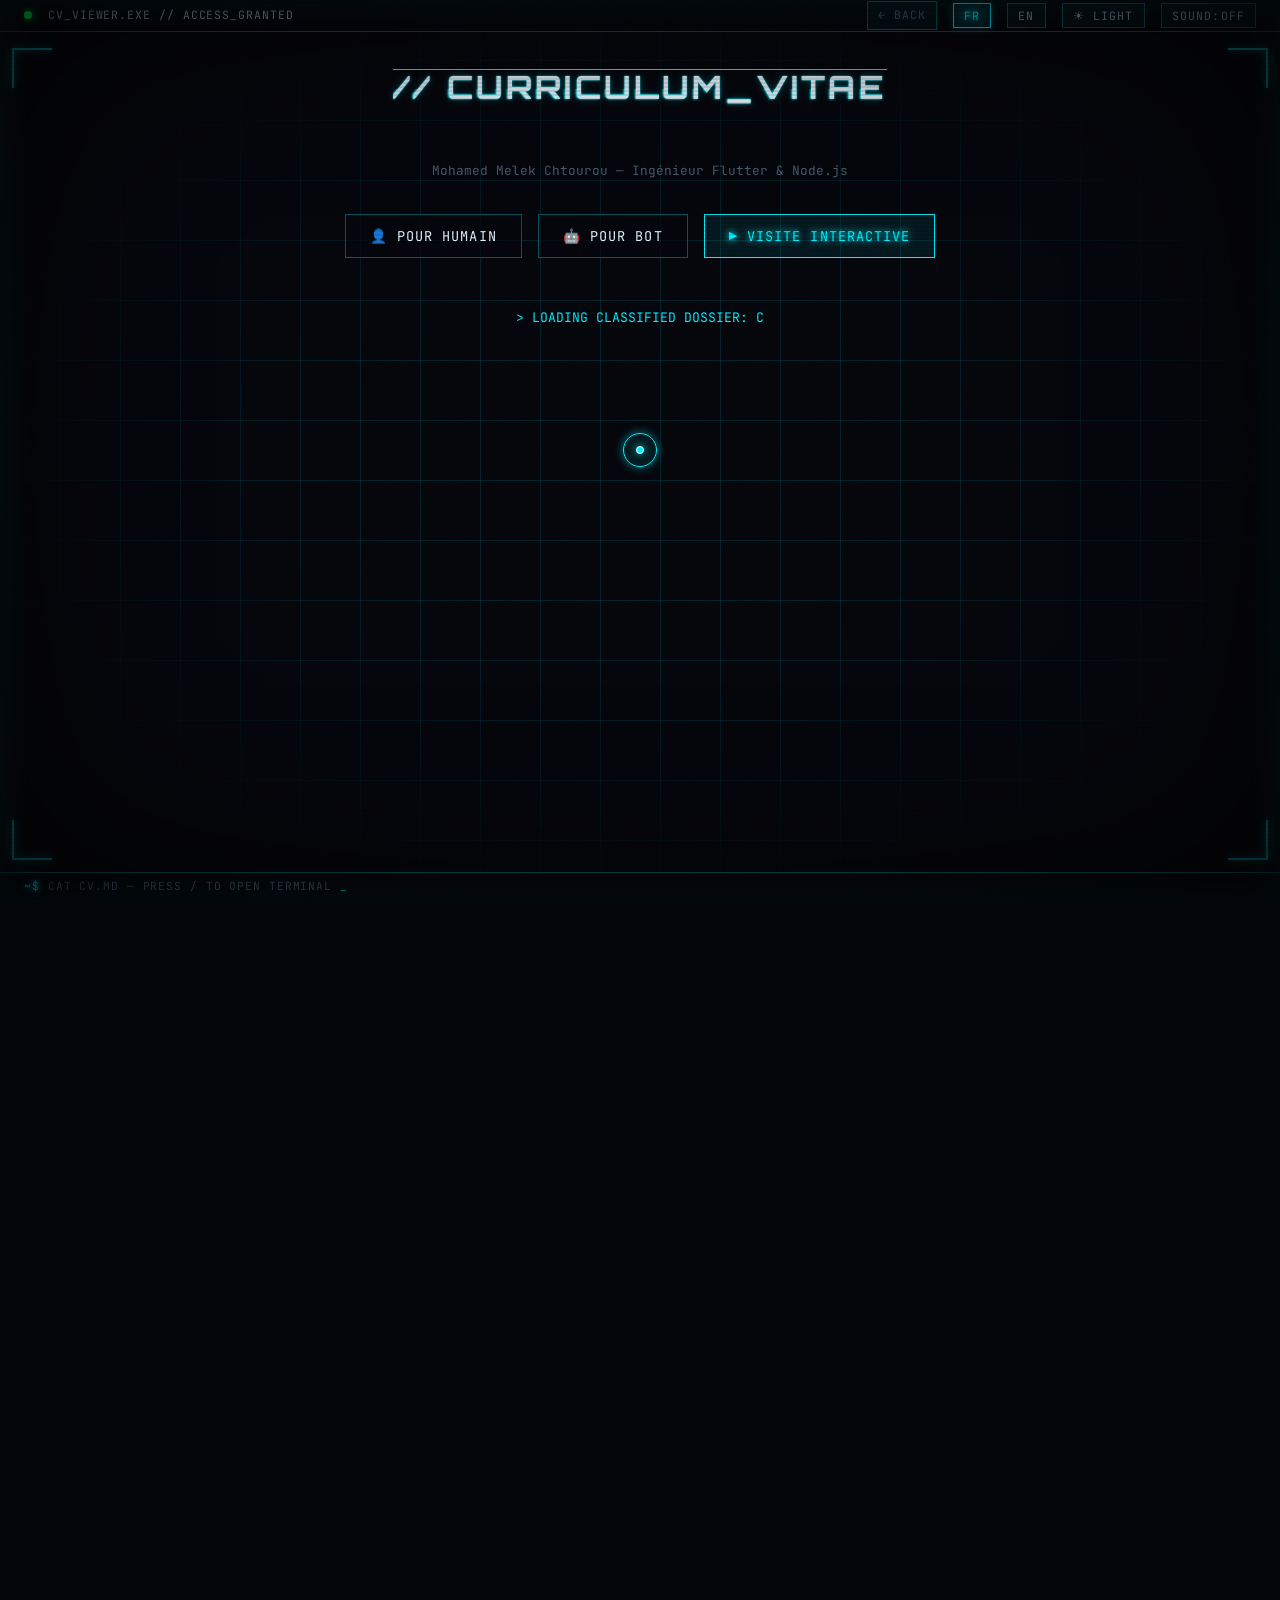
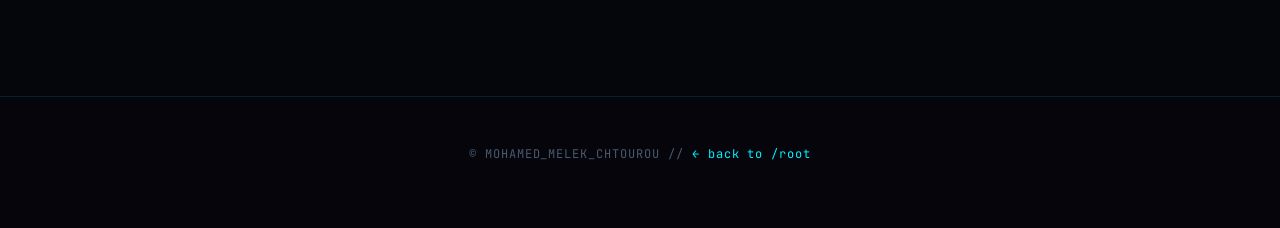
<file: cv.html>
<!DOCTYPE html>
<html lang="fr" data-theme="">
<head>
  <meta charset="UTF-8" />
  <meta name="viewport" content="width=device-width, initial-scale=1.0" />
  <script src="js/analytics.js"></script>
  <script src="js/track.js"></script>
  <script src="js/header.js"></script>
  <title>CV — Mohamed Melek Chtourou</title>
  <meta name="description" content="CV de Mohamed Melek Chtourou — Ingénieur Flutter & Node.js. Téléchargez en PDF ou explorez la version interactive." />
  <meta name="robots" content="index, follow" />
  <link rel="canonical" href="https://cyber-cv.mohamedmelekchtourou.com/cv.html" />

  <!-- Open Graph -->
  <meta property="og:type" content="profile" />
  <meta property="og:title" content="CV — Mohamed Melek Chtourou" />
  <meta property="og:description" content="Ingénieur Flutter & Node.js. 3 apps en production. 146K utilisateurs." />
  <meta property="og:image" content="https://cyber-cv.mohamedmelekchtourou.com/assets/img/mmc2.jpg" />
  <meta property="og:url" content="https://cyber-cv.mohamedmelekchtourou.com/cv.html" />
  <meta name="twitter:card" content="summary_large_image" />
  <meta name="twitter:title" content="CV — Mohamed Melek Chtourou" />
  <meta name="twitter:image" content="https://cyber-cv.mohamedmelekchtourou.com/assets/img/mmc2.jpg" />

  <!-- Favicon -->
  <link rel="icon" href="assets/img/favicon.png" type="image/png" />

  <!-- Fonts -->
  <link rel="preconnect" href="https://fonts.googleapis.com" />
  <link rel="preconnect" href="https://fonts.gstatic.com" crossorigin />
  <link href="https://fonts.googleapis.com/css2?family=JetBrains+Mono:wght@400;700&family=Orbitron:wght@500;700;900&display=swap" rel="stylesheet" />

  <!-- Styles -->
  <link rel="stylesheet" href="css/main.css" />
  <link rel="stylesheet" href="css/cyberpunk.css" />
  <link rel="stylesheet" href="css/animations.css" />
  <link rel="stylesheet" href="css/games.css" />
  <style>
    /* ---- CV Page Specific ---- */
    .cv-page { padding-top: 70px; min-height: 100vh; }

    .cv-tabs {
      display: flex;
      justify-content: center;
      gap: var(--s2);
      margin-bottom: var(--s5);
      flex-wrap: wrap;
    }
    .cv-tab {
      background: rgba(5, 6, 12, 0.7);
      border: 1px solid var(--border-glow);
      color: var(--text-primary);
      padding: 12px 24px;
      font-family: var(--font-mono);
      font-size: 0.85rem;
      letter-spacing: 0.08em;
      cursor: pointer;
      transition: all 0.2s;
      text-transform: uppercase;
      text-decoration: none;
      display: inline-flex;
      align-items: center;
      gap: 8px;
    }
    .cv-tab:hover {
      color: var(--neon-primary);
      border-color: var(--neon-primary);
      box-shadow: 0 0 12px rgba(0, 240, 255, 0.2);
    }
    .cv-tab.active {
      color: var(--neon-primary);
      background: rgba(0, 240, 255, 0.08);
      border-color: var(--neon-primary);
      text-shadow: var(--glow-sm);
    }

    /* Download panels */
    .cv-panel { display: none; max-width: 700px; margin: 0 auto; text-align: center; }
    .cv-panel.active { display: block; }
    .cv-panel p {
      color: var(--text-primary);
      font-family: var(--font-mono);
      font-size: 0.85rem;
      margin-bottom: var(--s3);
      line-height: 1.6;
    }
    .cv-download-btn {
      display: inline-flex;
      align-items: center;
      gap: 10px;
      padding: 14px 32px;
      font-family: var(--font-mono);
      font-size: 1rem;
      letter-spacing: 0.1em;
      text-transform: uppercase;
      text-decoration: none;
      color: var(--bg-primary);
      background: var(--neon-primary);
      border: none;
      cursor: pointer;
      transition: all 0.2s;
      margin-top: var(--s2);
    }
    .cv-download-btn:hover {
      box-shadow: 0 0 20px rgba(0, 240, 255, 0.5);
      transform: translateY(-2px);
    }
    .cv-download-btn.ghost {
      background: transparent;
      color: var(--neon-primary);
      border: 1px solid var(--neon-primary);
    }

    /* Interactive tour */
    #cv-interactive {
      max-width: 800px;
      margin: 0 auto;
      font-family: var(--font-mono);
    }
    .cv-section {
      opacity: 0;
      transform: translateY(30px);
      transition: opacity 0.6s, transform 0.6s;
      margin-bottom: var(--s4);
    }
    .cv-section.visible {
      opacity: 1;
      transform: translateY(0);
    }
    .cv-block {
      background: rgba(5, 6, 12, 0.85);
      border: 1px solid var(--border-glow);
      padding: var(--s3);
      margin-bottom: var(--s3);
      position: relative;
    }
    .cv-block::before {
      content: attr(data-label);
      position: absolute;
      top: -10px;
      left: 16px;
      background: var(--bg-primary);
      padding: 0 8px;
      color: var(--neon-primary);
      font-size: 0.7rem;
      letter-spacing: 0.12em;
      text-transform: uppercase;
    }
    .cv-prompt {
      color: var(--neon-accent);
      font-size: 0.8rem;
      margin-bottom: var(--s2);
    }
    .cv-prompt span { color: var(--neon-primary); }
    .cv-output {
      color: var(--text-primary);
      font-size: 0.85rem;
      line-height: 1.7;
    }
    .cv-output strong { color: var(--neon-primary); }
    .cv-joke {
      color: var(--neon-accent);
      font-style: italic;
      font-size: 0.78rem;
      margin-top: var(--s2);
      opacity: 0;
      transition: opacity 0.8s;
    }
    .cv-joke.show { opacity: 1; }

    /* Skill bars */
    .skill-row {
      display: flex;
      align-items: center;
      gap: 12px;
      margin-bottom: 6px;
      font-size: 0.82rem;
    }
    .skill-name {
      min-width: 100px;
      color: var(--text-primary);
    }
    .skill-bar {
      flex: 1;
      height: 14px;
      background: rgba(0, 240, 255, 0.05);
      border: 1px solid var(--border-glow);
      position: relative;
      overflow: hidden;
    }
    .skill-fill {
      height: 100%;
      background: linear-gradient(90deg, var(--neon-primary), var(--neon-secondary));
      box-shadow: 0 0 8px rgba(0, 240, 255, 0.3);
      width: 0%;
      transition: width 1.2s ease-out;
    }
    .skill-pct {
      min-width: 40px;
      text-align: right;
      color: var(--neon-primary);
      font-size: 0.75rem;
    }

    /* Experience timeline */
    .exp-card {
      border-left: 2px solid var(--neon-primary);
      padding-left: var(--s3);
      margin-bottom: var(--s3);
    }
    .exp-title { color: var(--neon-primary); font-size: 0.95rem; font-weight: 700; }
    .exp-company { color: var(--neon-secondary); font-size: 0.82rem; }
    .exp-date { color: var(--text-secondary); font-size: 0.75rem; margin-bottom: 6px; }
    .exp-stack {
      display: flex;
      flex-wrap: wrap;
      gap: 4px;
      margin: 6px 0;
    }
    .exp-tag {
      background: rgba(0, 240, 255, 0.06);
      border: 1px solid var(--border-glow);
      padding: 2px 8px;
      font-size: 0.68rem;
      color: var(--neon-primary);
    }
    .exp-bullets { list-style: none; padding: 0; }
    .exp-bullets li {
      color: var(--text-primary);
      font-size: 0.8rem;
      line-height: 1.6;
      padding-left: 16px;
      position: relative;
    }
    .exp-bullets li::before {
      content: "\2192";
      position: absolute;
      left: 0;
      color: var(--neon-accent);
    }

    /* Nav buttons */
    .cv-nav {
      display: flex;
      justify-content: center;
      gap: var(--s2);
      margin-top: var(--s4);
      flex-wrap: wrap;
    }
    .cv-nav a, .cv-nav button {
      padding: 10px 24px;
      font-family: var(--font-mono);
      font-size: 0.82rem;
      letter-spacing: 0.08em;
      cursor: pointer;
      border: 1px solid var(--border-glow);
      background: rgba(5, 6, 12, 0.7);
      color: var(--text-secondary);
      text-decoration: none;
      transition: all 0.2s;
    }
    .cv-nav a:hover, .cv-nav button:hover {
      color: var(--neon-primary);
      border-color: var(--neon-primary);
    }

    /* Intro typing */
    .cv-intro-line {
      font-size: 0.82rem;
      line-height: 1.8;
      color: var(--neon-primary);
      min-height: 1.8em;
    }
    .cv-intro-line .cmd { color: var(--neon-primary); }
    .cv-intro-line .warn { color: var(--neon-warn, #ffcc00); }

    /* CTA final */
    .cv-final {
      text-align: center;
      padding: var(--s4) 0;
    }
    .cv-final .verdict {
      font-family: var(--font-display);
      font-size: clamp(1rem, 3vw, 1.6rem);
      color: var(--neon-primary);
      text-shadow: var(--glow-md);
      margin-bottom: var(--s3);
    }

    .status-back-link {
      color: var(--text-muted);
      font-family: var(--font-mono);
      font-size: 0.72rem;
      letter-spacing: 0.08em;
      text-transform: uppercase;
      text-decoration: none;
      padding: 4px 10px;
      border: 1px solid var(--border-glow);
      background: rgba(0, 240, 255, 0.04);
      transition: all 0.2s;
    }
    .status-back-link:hover {
      color: var(--neon-primary);
      border-color: var(--neon-primary);
    }

    @media (max-width: 600px) {
      .cv-page { padding-top: 50px; }
      .cv-tabs { gap: 6px; }
      .cv-tab { padding: 8px 14px; font-size: 0.75rem; }
      .skill-name { min-width: 70px; font-size: 0.72rem; }
      .exp-card { padding-left: var(--s2); }
      .cv-block { padding: var(--s2); }
      .cv-nav { gap: 8px; }
      .cv-nav a, .cv-nav button { padding: 8px 16px; font-size: 0.75rem; }
      .cv-download-btn { padding: 12px 20px; font-size: 0.85rem; }
      .cv-block pre { font-size: 0.7rem; }
    }
  </style>
</head>
<body>

  <canvas id="matrix-canvas" class="matrix-canvas"></canvas>
  <div class="scanlines"></div>
  <div class="crt-vignette"></div>
  <div class="noise"></div>
  <div class="vhs-bar"></div>

  <div class="hud-brackets">
    <div class="bracket bracket-tl"></div>
    <div class="bracket bracket-tr"></div>
    <div class="bracket bracket-bl"></div>
    <div class="bracket bracket-br"></div>
  </div>

  <header class="status-bar" role="banner" aria-label="Status bar">
    <div class="status-left">
      <span class="status-dot"></span>
      <span>CV_VIEWER.EXE // ACCESS_GRANTED</span>
    </div>
    <div class="status-right">
      <a href="index.html" class="status-back-link">&larr; BACK</a>
      <button data-lang="fr" aria-label="Switch to French">FR</button>
      <button data-lang="en" aria-label="Switch to English">EN</button>
      <button id="theme-toggle" aria-label="Toggle light/dark mode">☀ LIGHT</button>
      <button id="sound-toggle" aria-label="Toggle sound effects">SOUND:OFF</button>
    </div>
  </header>

  <main>
  <div class="cv-page">
    <div class="container">

      <!-- Page title -->
      <div class="section-header" style="text-align:center;margin-bottom:var(--s4);">
        <h1 class="section-title glitch" data-text="// CURRICULUM_VITAE" style="font-size:clamp(1.2rem,4vw,2rem);">// CURRICULUM_VITAE</h1>
        <p style="color:var(--text-muted);font-family:var(--font-mono);font-size:0.8rem;margin-top:8px;">Mohamed Melek Chtourou &mdash; Ing&eacute;nieur Flutter &amp; Node.js</p>
      </div>

      <!-- 3 tabs -->
      <div class="cv-tabs">
        <button class="cv-tab" data-panel="human" aria-label="Download design CV">&#128100; POUR HUMAIN</button>
        <button class="cv-tab" data-panel="bot" aria-label="Download ATS CV">&#129302; POUR BOT</button>
        <button class="cv-tab active" data-panel="interactive" aria-label="Interactive CV tour">&#9654; VISITE INTERACTIVE</button>
      </div>

      <!-- Panel: Human PDF -->
      <div class="cv-panel" id="panel-human">
        <div class="cv-block" data-label="MODE HUMAIN">
          <p>&gt; Le beau CV. 2 colonnes, couleurs, design soign&eacute;.<br>
          &gt; Pour les humains qui jugent un livre &agrave; sa couverture.<br>
          &gt; (On vous comprend.)</p>
          <a href="assets/cv/cv_design.pdf" download class="cv-download-btn">&darr; DOWNLOAD_CV_DESIGN.pdf</a>
        </div>
      </div>

      <!-- Panel: Bot PDF -->
      <div class="cv-panel" id="panel-bot">
        <div class="cv-block" data-label="MODE ATS">
          <p>&gt; Le CV sobre. Texte pur, parsable par les robots.<br>
          &gt; Optimis&eacute; pour les ATS (Applicant Tracking Systems).<br>
          &gt; Pas de fioritures, que de la data.</p>
          <a href="assets/cv/cv_ats.pdf" download class="cv-download-btn">&darr; DOWNLOAD_CV_ATS.pdf</a>
        </div>
      </div>

      <!-- Panel: Interactive tour -->
      <div class="cv-panel active" id="panel-interactive">
        <div id="cv-interactive">

          <!-- Intro typing sequence -->
          <div class="cv-section" id="cv-intro" style="margin-bottom:var(--s4);">
            <div class="cv-intro-line" id="intro-1"></div>
            <div class="cv-intro-line" id="intro-2"></div>
            <div class="cv-intro-line" id="intro-3"></div>
            <div class="cv-intro-line" id="intro-4"></div>
          </div>

          <!-- Section 1: Identity -->
          <div class="cv-section" id="cv-identity">
            <div class="cv-block" data-label="DOSSIER">
              <pre class="cv-output" style="white-space:pre-wrap;">&#9556;&#9552;&#9552;&#9552;&#9552;&#9552;&#9552;&#9552;&#9552;&#9552;&#9552;&#9552;&#9552;&#9552;&#9552;&#9552;&#9552;&#9552;&#9552;&#9552;&#9552;&#9552;&#9552;&#9552;&#9552;&#9552;&#9552;&#9552;&#9552;&#9552;&#9552;&#9552;&#9552;&#9552;&#9552;&#9552;&#9552;&#9552;&#9552;&#9552;&#9552;&#9552;&#9552;&#9559;
  SUBJECT:  <strong>Mohamed Melek Chtourou</strong>
  CLASS:    <strong>Flutter &amp; Node.js Engineer</strong>
  LOCATION: Tunisie &rarr; Relocation FR/EU
  STATUS:   <strong style="color:var(--neon-accent);">AVAILABLE FOR MISSION</strong>
  USERS:    <strong>146,000+</strong>
  THREAT:   Senior-ish
&#9562;&#9552;&#9552;&#9552;&#9552;&#9552;&#9552;&#9552;&#9552;&#9552;&#9552;&#9552;&#9552;&#9552;&#9552;&#9552;&#9552;&#9552;&#9552;&#9552;&#9552;&#9552;&#9552;&#9552;&#9552;&#9552;&#9552;&#9552;&#9552;&#9552;&#9552;&#9552;&#9552;&#9552;&#9552;&#9552;&#9552;&#9552;&#9552;&#9552;&#9552;&#9552;&#9552;&#9565;</pre>
              <p class="cv-joke" id="joke-1">// Fun fact : Il a appris &agrave; coder avant d'apprendre &agrave; cuisiner. Il ne sait toujours pas cuisiner.</p>
            </div>
          </div>

          <!-- Section 2: Skills -->
          <div class="cv-section" id="cv-skills">
            <div class="cv-prompt"><span>&gt;</span> cat /skills/matrix.dat</div>
            <div class="cv-block" data-label="SKILLS MATRIX">
              <div style="margin-bottom:12px;color:var(--neon-secondary);font-size:0.75rem;letter-spacing:0.1em;">MOBILE (EXPERT)</div>
              <div class="skill-row"><span class="skill-name">Flutter</span><div class="skill-bar"><div class="skill-fill" data-pct="95"></div></div><span class="skill-pct">95%</span></div>
              <div class="skill-row"><span class="skill-name">Dart</span><div class="skill-bar"><div class="skill-fill" data-pct="92"></div></div><span class="skill-pct">92%</span></div>
              <div class="skill-row"><span class="skill-name">Swift</span><div class="skill-bar"><div class="skill-fill" data-pct="78"></div></div><span class="skill-pct">78%</span></div>
              <div class="skill-row"><span class="skill-name">Kotlin</span><div class="skill-bar"><div class="skill-fill" data-pct="70"></div></div><span class="skill-pct">70%</span></div>

              <div style="margin:16px 0 12px;color:var(--neon-secondary);font-size:0.75rem;letter-spacing:0.1em;">BACKEND (AVANC&Eacute;)</div>
              <div class="skill-row"><span class="skill-name">Node.js</span><div class="skill-bar"><div class="skill-fill" data-pct="90"></div></div><span class="skill-pct">90%</span></div>
              <div class="skill-row"><span class="skill-name">Express</span><div class="skill-bar"><div class="skill-fill" data-pct="88"></div></div><span class="skill-pct">88%</span></div>
              <div class="skill-row"><span class="skill-name">GraphQL</span><div class="skill-bar"><div class="skill-fill" data-pct="72"></div></div><span class="skill-pct">72%</span></div>
              <div class="skill-row"><span class="skill-name">Spring Boot</span><div class="skill-bar"><div class="skill-fill" data-pct="65"></div></div><span class="skill-pct">65%</span></div>

              <div style="margin:16px 0 12px;color:var(--neon-secondary);font-size:0.75rem;letter-spacing:0.1em;">FRONTEND &amp; DATA</div>
              <div class="skill-row"><span class="skill-name">React</span><div class="skill-bar"><div class="skill-fill" data-pct="72"></div></div><span class="skill-pct">72%</span></div>
              <div class="skill-row"><span class="skill-name">MySQL</span><div class="skill-bar"><div class="skill-fill" data-pct="85"></div></div><span class="skill-pct">85%</span></div>
              <div class="skill-row"><span class="skill-name">MongoDB</span><div class="skill-bar"><div class="skill-fill" data-pct="75"></div></div><span class="skill-pct">75%</span></div>
              <div class="skill-row"><span class="skill-name">Firebase</span><div class="skill-bar"><div class="skill-fill" data-pct="82"></div></div><span class="skill-pct">82%</span></div>
              <div class="skill-row"><span class="skill-name">Docker</span><div class="skill-bar"><div class="skill-fill" data-pct="78"></div></div><span class="skill-pct">78%</span></div>

              <p class="cv-joke" id="joke-2">// Stack Overflow dit qu'il est "above average". Stack Overflow a peur de lui.</p>
            </div>
          </div>

          <!-- Section 3: Experience — The Landlord -->
          <div class="cv-section" id="cv-exp1">
            <div class="cv-prompt"><span>&gt;</span> SELECT * FROM experience ORDER BY impact DESC;</div>
            <div class="cv-block" data-label="EXPERIENCE #1">
              <div class="exp-card">
                <div class="exp-title">D&eacute;veloppeur &amp; Product Manager</div>
                <div class="exp-company">The Landlord</div>
                <div class="exp-date">Mars 2024 &rarr; Pr&eacute;sent</div>
                <div class="exp-stack">
                  <span class="exp-tag">Flutter</span><span class="exp-tag">Node.js</span><span class="exp-tag">MySQL</span><span class="exp-tag">Redis</span><span class="exp-tag">Socket.io</span><span class="exp-tag">Docker</span><span class="exp-tag">Firebase</span><span class="exp-tag">OVH/VPS</span>
                </div>
                <ul class="exp-bullets">
                  <li>Plateforme immobili&egrave;re compl&egrave;te (iOS, Android, Web) &mdash; <strong>146 000 utilisateurs, 2 600+ membres</strong></li>
                  <li>Architecture microservices : <strong>2 serveurs Node.js</strong> dockeris&eacute;s, <strong>40+ mod&egrave;les de donn&eacute;es, 19 modules</strong></li>
                  <li>Services tiers : Channel Manager, WhatsApp Business API, Firebase FCM</li>
                  <li>Pilotage de <strong>2 d&eacute;veloppeurs fullstack</strong> : backlog, sprints, daily stand-ups</li>
                  <li>Infra Docker Compose sur VPS OVH + d&eacute;ploiement continu</li>
                </ul>
              </div>
              <p class="cv-joke" id="joke-3">// Son manager a dit : "Il est autonome". Traduction : "Il fait tout."</p>
            </div>
          </div>

          <!-- Section 4: Experience — Orange -->
          <div class="cv-section" id="cv-exp2">
            <div class="cv-block" data-label="EXPERIENCE #2">
              <div class="exp-card">
                <div class="exp-title">D&eacute;veloppeur Fullstack</div>
                <div class="exp-company">Orange Digital Center</div>
                <div class="exp-date">F&eacute;vrier 2023 &rarr; Septembre 2023 (7 mois)</div>
                <div class="exp-stack">
                  <span class="exp-tag">Swift</span><span class="exp-tag">SwiftUI</span><span class="exp-tag">Node.js</span><span class="exp-tag">MySQL</span><span class="exp-tag">Git</span>
                </div>
                <ul class="exp-bullets">
                  <li>App mobile iOS native avec SwiftUI &mdash; navigation fluide et UI responsive</li>
                  <li>Serveur Node.js + API REST pour donn&eacute;es dynamiques</li>
                  <li>&Eacute;quipe interdisciplinaire en m&eacute;thode Agile</li>
                </ul>
              </div>
              <p class="cv-joke" id="joke-4">// Orange lui a donn&eacute; un badge. Il l'a gard&eacute;. C'est son Horcrux.</p>
            </div>
          </div>

          <!-- Section 5: Stages -->
          <div class="cv-section" id="cv-exp3">
            <div class="cv-block" data-label="STAGES">
              <div class="exp-card" style="margin-bottom:var(--s3);">
                <div class="exp-title">Stage D&eacute;veloppeur Frontend iOS</div>
                <div class="exp-company">ESPRIT</div>
                <div class="exp-date">Ao&ucirc;t 2022 &rarr; Novembre 2022 (3 mois) &middot; Swift &middot; Xcode &middot; Figma</div>
                <ul class="exp-bullets">
                  <li>Interfaces iOS avec storyboards &mdash; compatibilit&eacute; iPhone 4s &agrave; iPhone 13</li>
                  <li>Int&eacute;gration APIs REST + maquettes Figma pixel-perfect</li>
                </ul>
              </div>
              <div class="exp-card">
                <div class="exp-title">Stage D&eacute;veloppeur Fullstack Mobile</div>
                <div class="exp-company">Future Proof</div>
                <div class="exp-date">Juin 2022 &rarr; Ao&ucirc;t 2022 (2 mois) &middot; Flutter &middot; Spring Boot &middot; GraphQL &middot; Docker</div>
                <ul class="exp-bullets">
                  <li>Dev mobile Flutter + backend Spring Boot en Agile</li>
                  <li>Requ&ecirc;tes/mutations GraphQL, gestion tickets Jira</li>
                </ul>
              </div>
              <p class="cv-joke" id="joke-5">// Deux stages. Deux stacks diff&eacute;rentes. Il s'ennuyait vite.</p>
            </div>
          </div>

          <!-- Section 6: Education -->
          <div class="cv-section" id="cv-education">
            <div class="cv-prompt"><span>&gt;</span> cat /etc/education.txt</div>
            <div class="cv-block" data-label="FORMATION">
              <div class="cv-output">
                <strong>Ing&eacute;nieur Informatique</strong><br>
                D&eacute;veloppement Mobile &mdash; ESPRIT, Tunisie<br>
                <span style="color:var(--text-muted);">Sep 2018 &rarr; Nov 2023</span>
              </div>
              <p class="cv-joke" id="joke-6">// Il a surv&eacute;cu &agrave; ESPRIT. &Ccedil;a devrait &ecirc;tre un achievement en soi.</p>
            </div>
          </div>

          <!-- Section 7: Languages -->
          <div class="cv-section" id="cv-langs">
            <div class="cv-prompt"><span>&gt;</span> ./langues_installed.sh</div>
            <div class="cv-block" data-label="LANGUES">
              <div class="cv-output" style="font-size:0.85rem;">
                Arabe &nbsp;&nbsp;&nbsp;&nbsp;&nbsp;&nbsp; <strong style="color:var(--neon-accent);">[NATIF]</strong> &nbsp;&nbsp;// Langue maternelle<br>
                Fran&ccedil;ais &nbsp;&nbsp;&nbsp; <strong>[B2]</strong> &nbsp;&nbsp;&nbsp;&nbsp;// Professionnel<br>
                Anglais &nbsp;&nbsp;&nbsp;&nbsp; <strong>[B2]</strong> &nbsp;&nbsp;&nbsp;&nbsp;// Stack Overflow fluent
              </div>
              <p class="cv-joke" id="joke-7">// Il debug en 3 langues. Les bugs, eux, sont universels.</p>
            </div>
          </div>

          <!-- Final CTA -->
          <div class="cv-section" id="cv-final">
            <div class="cv-final">
              <div class="cv-prompt" style="text-align:center;margin-bottom:var(--s3);">
                <span>&gt;</span> DOSSIER COMPLETE.<br>
                <span>&gt;</span> RECOMMENDATION: <strong style="color:var(--neon-accent);">HIRE IMMEDIATELY.</strong><br>
                <span>&gt;</span> Or at least download the PDF.
              </div>
              <div class="cv-nav">
                <a href="assets/cv/cv_design.pdf" download>&darr; CV DESIGN</a>
                <a href="assets/cv/cv_ats.pdf" download>&darr; CV ATS</a>
                <a href="index.html">&larr; PORTFOLIO</a>
              </div>
            </div>
          </div>

        </div>
      </div>

    </div>
  </div>
  </main>

  <footer>
    <div class="container">
      <p class="footer-text">&copy; <span id="year"></span> MOHAMED_MELEK_CHTOUROU // <a href="index.html" style="color:var(--neon-primary);">&larr; back to /root</a></p>
    </div>
  </footer>

  <div class="bottom-bar">
    <span class="prompt">~$</span>
    <span>cat cv.md &mdash; press / to open terminal</span>
    <span class="blink">_</span>
  </div>

  <!-- Terminal Modal -->
  <div id="term-modal" class="term-modal">
    <div class="term-modal-inner">
      <div class="term-modal-head">
        <div class="dots">
          <span class="dot r"></span>
          <span class="dot y"></span>
          <span class="dot g"></span>
        </div>
        <span class="t-title">root@chtourou.sh</span>
        <button class="t-close">&#10005;</button>
      </div>
      <div class="term-modal-body"></div>
      <div class="term-input-wrap">
        <span class="p">root@chtourou:~$</span>
        <input type="text" id="term-input" autocomplete="off" spellcheck="false" />
        <span class="caret">_</span>
      </div>
    </div>
  </div>

  <!-- Scripts -->
  <script src="js/cursor.js"></script>
  <script src="js/i18n.js"></script>
  <script src="js/sound.js"></script>
  <script src="js/matrix-rain.js"></script>
  <script src="js/fx.js"></script>
  <script src="js/mode.js"></script>
  <script src="js/glitch.js"></script>
  <script src="js/vfs.js"></script>
  <script src="js/chip.js"></script>
  <script src="js/ctf.js"></script>
  <script src="js/xp.js"></script>
  <script src="js/games.js"></script>
  <script src="js/voight-kampff.js"></script>
  <script src="js/ai-chat.js"></script>
  <script src="js/terminal.js"></script>
  <script src="js/easter-eggs.js"></script>
  <script>
    // Tab switching
    document.querySelectorAll(".cv-tab").forEach(tab => {
      tab.addEventListener("click", () => {
        document.querySelectorAll(".cv-tab").forEach(t => t.classList.remove("active"));
        document.querySelectorAll(".cv-panel").forEach(p => p.classList.remove("active"));
        tab.classList.add("active");
        const panel = document.getElementById("panel-" + tab.dataset.panel);
        if (panel) panel.classList.add("active");
        // Start interactive tour when clicking that tab
        if (tab.dataset.panel === "interactive") startTour();
      });
    });

    // Interactive tour animation
    const CHARS = "ABCDEFGHIJKLMNOPQRSTUVWXYZ0123456789!@#$%^&*";
    function decode(el, text, duration) {
      return new Promise(resolve => {
        const start = performance.now();
        const step = () => {
          const elapsed = performance.now() - start;
          const progress = Math.min(elapsed / duration, 1);
          const reveal = Math.floor(text.length * progress);
          let out = "";
          for (let i = 0; i < text.length; i++) {
            if (i < reveal) out += text[i];
            else if (text[i] === " ") out += " ";
            else out += CHARS[Math.floor(Math.random() * CHARS.length)];
          }
          el.textContent = out;
          if (progress < 1) requestAnimationFrame(step);
          else resolve();
        };
        step();
      });
    }

    function typeText(el, text, speed) {
      return new Promise(resolve => {
        let i = 0;
        el.innerHTML = "";
        const tick = () => {
          if (i < text.length) {
            el.innerHTML += text[i] === "<" ? text.substring(i, text.indexOf(">", i) + 1) || text[i] : text[i];
            if (text[i] === "<") i = text.indexOf(">", i);
            i++;
            setTimeout(tick, speed + Math.random() * 15);
          } else resolve();
        };
        tick();
      });
    }

    function wait(ms) { return new Promise(r => setTimeout(r, ms)); }

    let tourStarted = false;
    async function startTour() {
      if (tourStarted) return;
      tourStarted = true;

      const sections = document.querySelectorAll(".cv-section");
      sections.forEach(s => s.classList.remove("visible"));

      // Intro typing
      const intro = document.getElementById("cv-intro");
      intro.classList.add("visible");

      await typeText(document.getElementById("intro-1"), '<span class="cmd">> LOADING CLASSIFIED DOSSIER: CHTOUROU_M.EXE...</span>', 25);
      await wait(400);
      await typeText(document.getElementById("intro-2"), '<span class="cmd">> ACCESS LEVEL: RECRUITER</span>', 25);
      await wait(400);
      await typeText(document.getElementById("intro-3"), '<span class="warn">\u26A0 WARNING: This candidate has 146,000 users. Handle with caution.</span>', 20);
      await wait(600);
      await typeText(document.getElementById("intro-4"), '<span class="cmd">> Decrypting sections...</span>', 25);
      await wait(800);

      // Reveal sections one by one on scroll
      const observer = new IntersectionObserver((entries) => {
        entries.forEach(e => {
          if (e.isIntersecting) {
            e.target.classList.add("visible");
            // Animate skill bars
            e.target.querySelectorAll(".skill-fill").forEach(bar => {
              setTimeout(() => { bar.style.width = bar.dataset.pct + "%"; }, 300);
            });
            // Show joke after delay
            const joke = e.target.querySelector(".cv-joke");
            if (joke) setTimeout(() => joke.classList.add("show"), 1500);
            observer.unobserve(e.target);
          }
        });
      }, { threshold: 0.2 });

      sections.forEach((s, i) => {
        if (i === 0) return; // intro already visible
        observer.observe(s);
      });

      // Make first content section visible after intro
      await wait(600);
      document.getElementById("cv-identity").classList.add("visible");
      setTimeout(() => document.getElementById("joke-1")?.classList.add("show"), 1500);
    }

    // Auto-start if interactive tab is active on load
    if (document.querySelector('.cv-tab[data-panel="interactive"].active')) {
      setTimeout(startTour, 500);
    }

  </script>

</body>
</html>
</file>
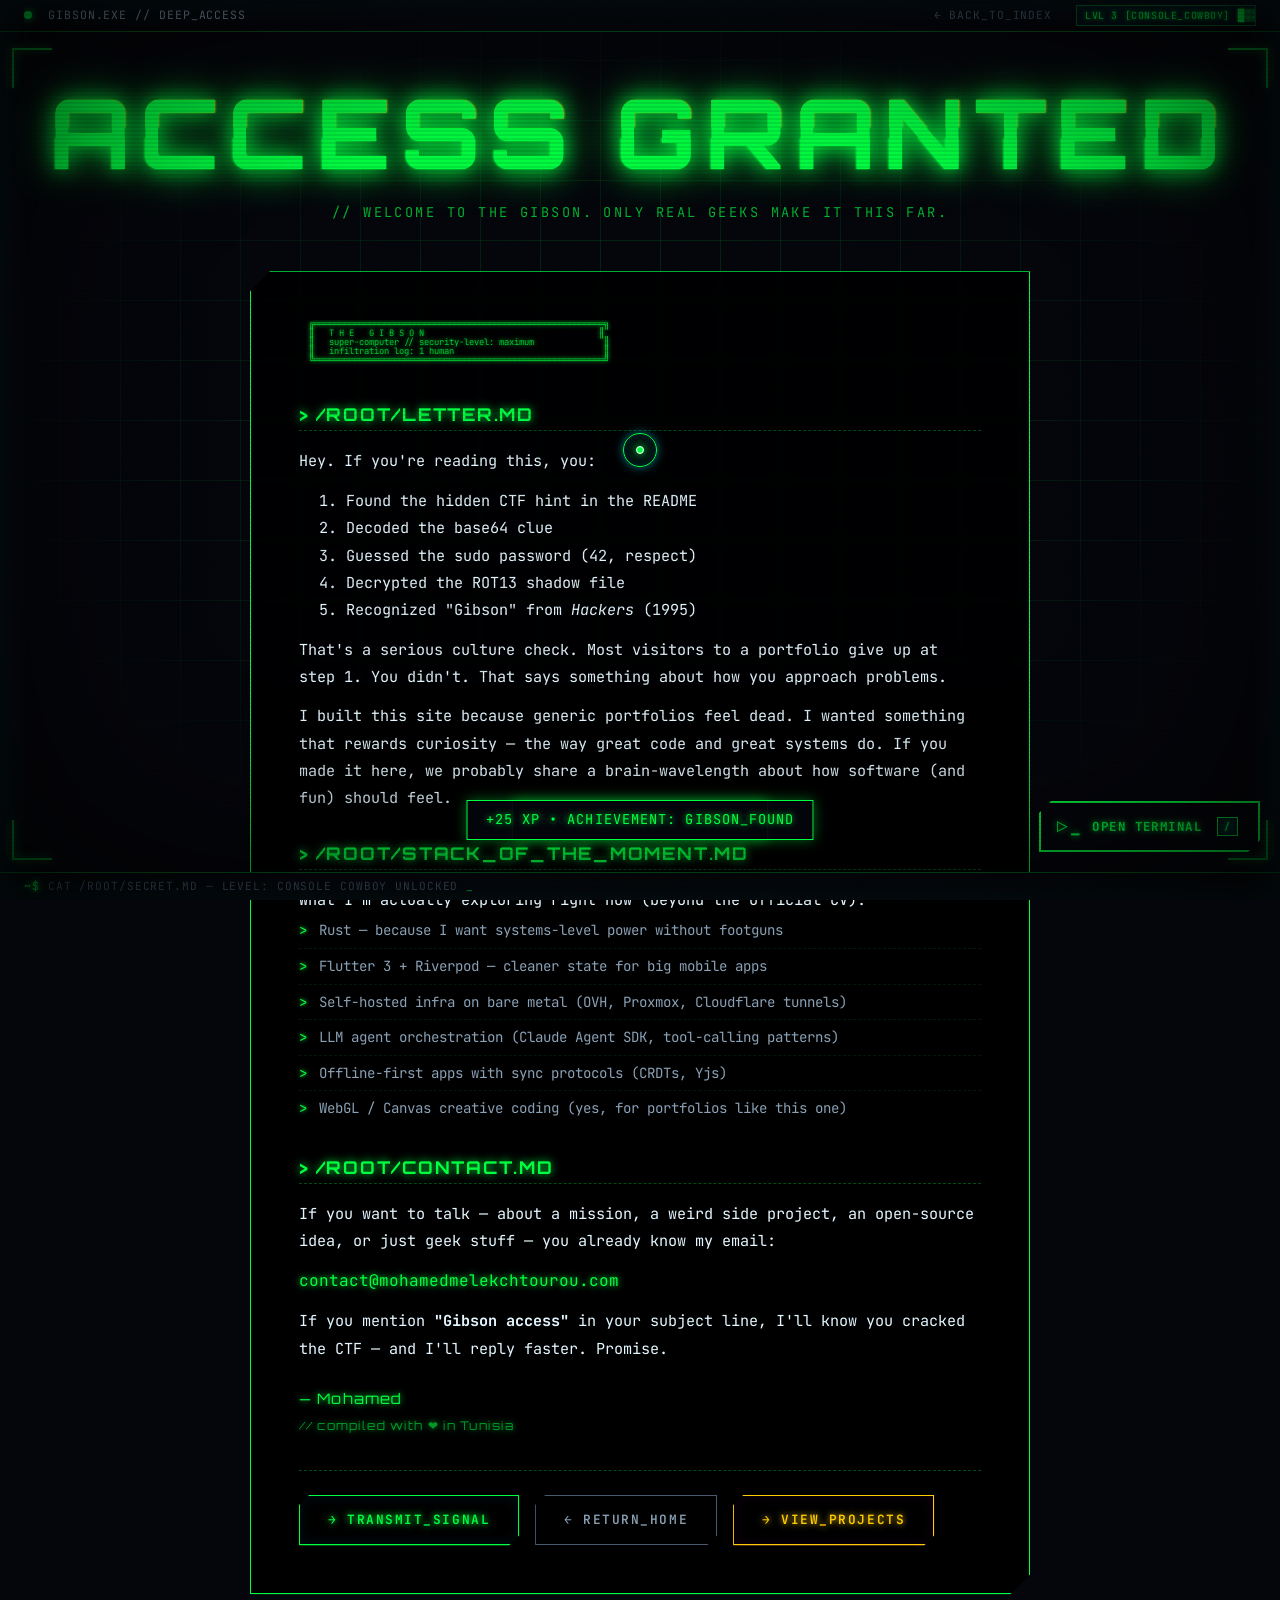
<file: gibson.html>
<!DOCTYPE html>
<html lang="en" data-theme="matrix">
<head>
  <meta charset="UTF-8" />
  <meta name="viewport" content="width=device-width, initial-scale=1.0, viewport-fit=cover, interactive-widget=resizes-content" />
  <meta name="google-site-verification" content="1NaVBAib9wmWtcFraGKaPpc8PTY94yaMZ6rFvMctKy8" />
  <title>Gibson — Hidden reward | Mohamed Melek Chtourou</title>
  <meta name="description" content="You found the hidden Gibson page. Reward for geeks who cracked the 5-step CTF challenge." />
  <meta name="robots" content="noindex, nofollow" />

  <script src="js/analytics.js"></script>
  <script src="js/track.js"></script>

  <link rel="icon" href="assets/img/favicon.png" type="image/png" />
  <link rel="preconnect" href="https://fonts.googleapis.com" />
  <link rel="preconnect" href="https://fonts.gstatic.com" crossorigin />
  <link href="https://fonts.googleapis.com/css2?family=JetBrains+Mono:wght@400;500;700&family=Orbitron:wght@400;600;800;900&family=Share+Tech+Mono&display=swap" rel="stylesheet" />

  <link rel="stylesheet" href="css/main.css" />
  <link rel="stylesheet" href="css/cyberpunk.css" />
  <link rel="stylesheet" href="css/animations.css" />
  <link rel="stylesheet" href="css/games.css" />
  <link rel="stylesheet" href="css/gibson.css" />
</head>
<body>

  <canvas id="matrix-canvas" class="matrix-canvas" style="opacity:0.35"></canvas>
  <div class="scanlines"></div>
  <div class="crt-vignette"></div>
  <div class="noise"></div>

  <div class="hud-brackets">
    <div class="bracket bracket-tl"></div>
    <div class="bracket bracket-tr"></div>
    <div class="bracket bracket-bl"></div>
    <div class="bracket bracket-br"></div>
  </div>

  <header class="status-bar">
    <div class="status-left">
      <span class="status-dot" style="background:var(--neon-accent);box-shadow:0 0 8px var(--neon-accent);"></span>
      <span>GIBSON.EXE // DEEP_ACCESS</span>
    </div>
    <div class="status-right">
      <a href="index.html" style="color:var(--text-muted);font-family:var(--font-mono);font-size:0.7rem;letter-spacing:0.08em;text-transform:uppercase;padding:3px 8px;">← BACK_TO_INDEX</a>
    </div>
  </header>

  <main>
  <section class="gibson-hero">
    <div>
      <h1 class="gibson-access glitch" data-text="ACCESS GRANTED">ACCESS GRANTED</h1>
      <p class="gibson-sub">// Welcome to The Gibson. Only real geeks make it this far.</p>

      <div class="gibson-content">
        <pre class="gibson-ascii">
  ╔══════════════════════════════════════════════════════════╗
  ║   T H E   G I B S O N                                   ║
  ║   super-computer // security-level: maximum              ║
  ║   infiltration log: 1 human                              ║
  ╚══════════════════════════════════════════════════════════╝
        </pre>

        <h2>&gt; /root/letter.md</h2>
        <p>
          Hey. If you're reading this, you:
        </p>
        <p style="padding-left:20px;">
          1. Found the hidden CTF hint in the README<br>
          2. Decoded the base64 clue<br>
          3. Guessed the sudo password (42, respect)<br>
          4. Decrypted the ROT13 shadow file<br>
          5. Recognized "Gibson" from <em>Hackers</em> (1995)
        </p>
        <p>
          That's a serious culture check. Most visitors to a portfolio give up at step 1. You didn't. That says something about how you approach problems.
        </p>
        <p>
          I built this site because generic portfolios feel dead. I wanted something that rewards curiosity — the way great code and great systems do. If you made it here, we probably share a brain-wavelength about how software (and fun) should feel.
        </p>

        <h2>&gt; /root/stack_of_the_moment.md</h2>
        <p>What I'm actually exploring right now (beyond the official CV):</p>
        <ul class="stack-list">
          <li>Rust — because I want systems-level power without footguns</li>
          <li>Flutter 3 + Riverpod — cleaner state for big mobile apps</li>
          <li>Self-hosted infra on bare metal (OVH, Proxmox, Cloudflare tunnels)</li>
          <li>LLM agent orchestration (Claude Agent SDK, tool-calling patterns)</li>
          <li>Offline-first apps with sync protocols (CRDTs, Yjs)</li>
          <li>WebGL / Canvas creative coding (yes, for portfolios like this one)</li>
        </ul>

        <h2>&gt; /root/contact.md</h2>
        <p>
          If you want to talk — about a mission, a weird side project, an open-source idea, or just geek stuff — you already know my email:
        </p>
        <p>
          <a href="mailto:contact@mohamedmelekchtourou.com?subject=Gibson%20Access" style="color:var(--neon-accent);text-shadow:0 0 6px var(--neon-accent);font-size:1rem;word-break:break-all;">contact@mohamedmelekchtourou.com</a>
        </p>
        <p>
          If you mention <b>"Gibson access"</b> in your subject line, I'll know you cracked the CTF — and I'll reply faster. Promise.
        </p>

        <p class="signature">— Mohamed<br><span style="opacity:0.6;font-size:0.75rem;">// compiled with ❤ in Tunisia</span></p>

        <div class="gibson-cta">
          <a href="mailto:contact@mohamedmelekchtourou.com?subject=Gibson%20Access" class="btn-cyber">→ transmit_signal</a>
          <a href="index.html" class="btn-cyber btn-ghost">← return_home</a>
          <a href="index.html#projects" class="btn-cyber btn-magenta">→ view_projects</a>
        </div>
      </div>
    </div>
  </section>
  </main>

  <div class="bottom-bar">
    <span class="prompt">~$</span>
    <span>cat /root/secret.md — level: CONSOLE COWBOY unlocked</span>
    <span class="blink">_</span>
  </div>

  <div id="term-modal" class="term-modal">
    <div class="term-modal-inner">
      <div class="term-modal-head">
        <div class="dots"><span class="dot r"></span><span class="dot y"></span><span class="dot g"></span></div>
        <span class="t-title">root@gibson.sh</span>
        <button class="t-close">✕</button>
      </div>
      <div class="term-modal-body"></div>
      <div class="term-input-wrap">
        <span class="p">root@gibson:~$</span>
        <input type="text" id="term-input" autocomplete="off" spellcheck="false" />
        <span class="caret">_</span>
      </div>
    </div>
  </div>

  <script src="js/cursor.js"></script>
  <script src="js/i18n.js"></script>
  <script src="js/sound.js"></script>
  <script src="js/matrix-rain.js"></script>
  <script src="js/fx.js"></script>
  <script src="js/mode.js"></script>
  <script src="js/glitch.js"></script>
  <script src="js/vfs.js"></script>
  <script src="js/chip.js"></script>
  <script src="js/ctf.js"></script>
  <script src="js/xp.js"></script>
  <script src="js/games.js"></script>
  <script src="js/voight-kampff.js"></script>
  <script src="js/ai-chat.js"></script>
  <script src="js/terminal.js"></script>
  <script src="js/easter-eggs.js"></script>
  <script>
    document.addEventListener("DOMContentLoaded", () => {
      if (window.MMC_SOUND) { MMC_SOUND.init(); setTimeout(() => MMC_SOUND.presets.success(), 500); }
      if (window.MMC_MATRIX) MMC_MATRIX.start();
      if (window.MMC_GLITCH) MMC_GLITCH.initGlitchText();
      if (window.MMC_XP) MMC_XP.init();
      if (window.MMC_TERM) MMC_TERM.init();
      if (window.MMC_EASTER) MMC_EASTER.init();
      if (window.MMC_ACHIEVEMENTS) {
        setTimeout(() => MMC_ACHIEVEMENTS.unlock("GIBSON_FOUND", "You infiltrated The Gibson. True geek certified."), 800);
      }
      if (window.MMC_XP) setTimeout(() => MMC_XP.gain(500, "Gibson reached"), 1000);
    });
  </script>
</body>
</html>
</file>
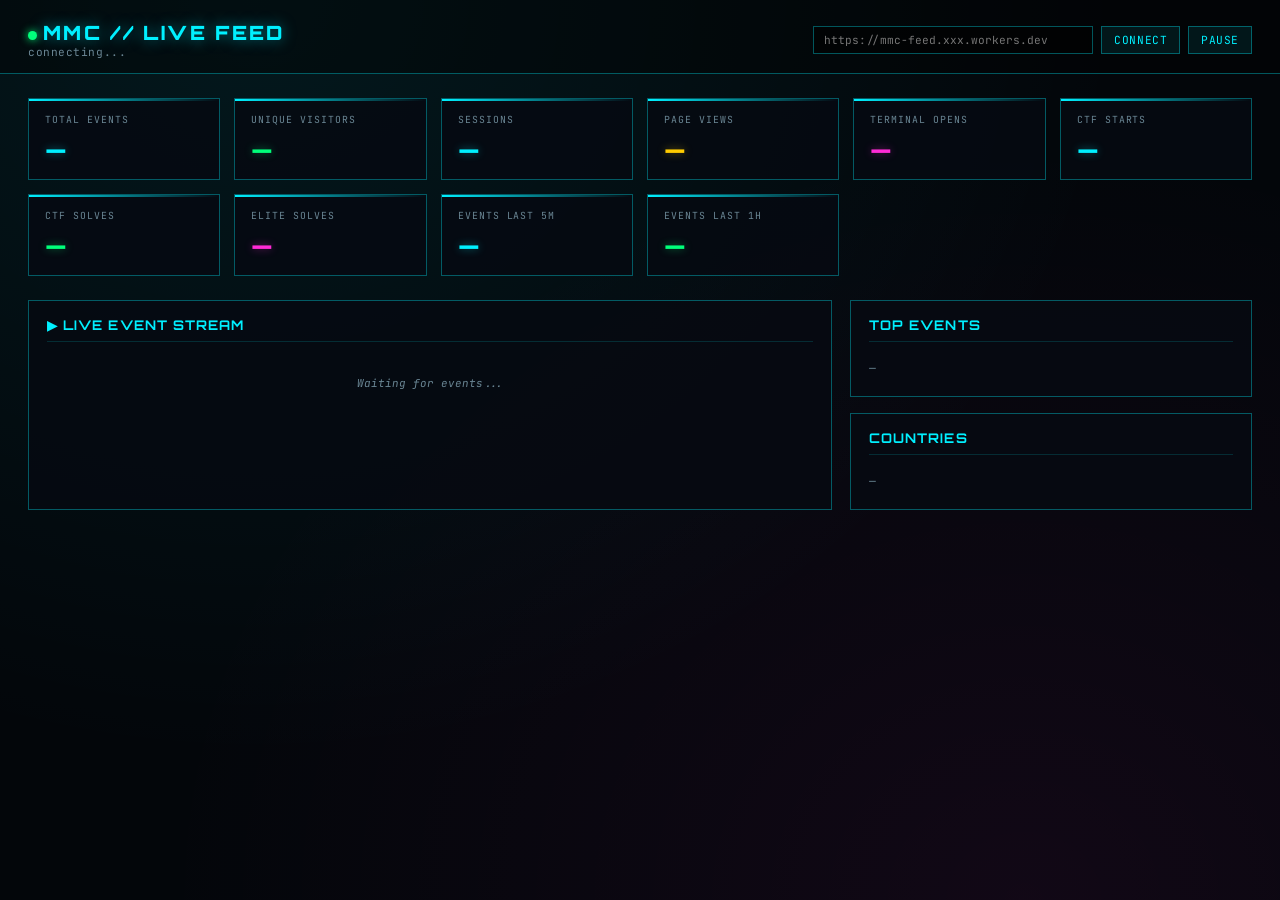
<file: live.html>
<!DOCTYPE html>
<html lang="en" data-theme="matrix">
<head>
  <meta charset="UTF-8" />
  <meta name="viewport" content="width=device-width, initial-scale=1.0" />
  <meta name="robots" content="noindex, nofollow" />
  <title>MMC // LIVE FEED</title>
  <link rel="icon" href="assets/img/favicon.png" type="image/png" />
  <link rel="preconnect" href="https://fonts.googleapis.com" />
  <link rel="preconnect" href="https://fonts.gstatic.com" crossorigin />
  <link href="https://fonts.googleapis.com/css2?family=JetBrains+Mono:wght@400;500;700&family=Orbitron:wght@400;600;800;900&display=swap" rel="stylesheet" />
  <style>
    :root {
      --bg:          #03060a;
      --bg-2:        #060b14;
      --panel:       rgba(6,10,18,0.88);
      --border:      rgba(0,240,255,0.35);
      --text:        #cfe7ef;
      --text-dim:    #6a8694;
      --primary:     #00f0ff;
      --accent:      #00ff7a;
      --magenta:     #ff2bd6;
      --danger:      #ff3860;
      --warn:        #ffcc00;
      --mono:        "JetBrains Mono", "Share Tech Mono", monospace;
      --display:     "Orbitron", sans-serif;
    }
    * { box-sizing: border-box; }
    html, body { margin: 0; padding: 0; background: var(--bg); color: var(--text); font-family: var(--mono); font-size: 14px; min-height: 100vh; }
    body {
      background:
        radial-gradient(ellipse at 20% 0%, rgba(0,240,255,0.08), transparent 60%),
        radial-gradient(ellipse at 80% 100%, rgba(255,43,214,0.06), transparent 60%),
        var(--bg);
    }

    header {
      padding: 20px 28px 14px;
      border-bottom: 1px solid var(--border);
      display: flex;
      justify-content: space-between;
      align-items: center;
      flex-wrap: wrap;
      gap: 10px;
      background: rgba(0,0,0,0.4);
    }
    header h1 {
      font-family: var(--display);
      font-weight: 900;
      font-size: 1.4rem;
      margin: 0;
      color: var(--primary);
      text-shadow: 0 0 14px rgba(0,240,255,0.5);
      letter-spacing: 0.12em;
    }
    header .sub {
      font-size: 0.8rem;
      color: var(--text-dim);
      letter-spacing: 0.05em;
    }
    .dot {
      display: inline-block;
      width: 9px; height: 9px;
      border-radius: 50%;
      background: var(--accent);
      box-shadow: 0 0 8px var(--accent);
      margin-right: 6px;
      animation: pulse 1.6s ease-in-out infinite;
    }
    @keyframes pulse { 0%, 100% { opacity: 1 } 50% { opacity: 0.3 } }

    .controls {
      display: flex;
      gap: 8px;
      align-items: center;
    }
    .controls input {
      background: rgba(0,0,0,0.6);
      border: 1px solid var(--border);
      color: var(--text);
      font-family: var(--mono);
      padding: 6px 10px;
      font-size: 0.8rem;
      min-width: 280px;
      outline: none;
    }
    .controls button {
      background: rgba(0,240,255,0.08);
      border: 1px solid var(--border);
      color: var(--primary);
      font-family: var(--mono);
      padding: 6px 12px;
      font-size: 0.8rem;
      cursor: pointer;
      text-transform: uppercase;
      letter-spacing: 0.05em;
    }
    .controls button:hover { background: rgba(0,240,255,0.18); }

    main {
      padding: 24px 28px;
      max-width: 1400px;
      margin: 0 auto;
    }

    .stat-grid {
      display: grid;
      grid-template-columns: repeat(auto-fit, minmax(180px, 1fr));
      gap: 14px;
      margin-bottom: 24px;
    }
    .stat-card {
      background: var(--panel);
      border: 1px solid var(--border);
      padding: 14px 16px;
      position: relative;
      overflow: hidden;
    }
    .stat-card::before {
      content: "";
      position: absolute;
      top: 0; left: 0;
      width: 100%; height: 2px;
      background: linear-gradient(90deg, var(--primary), transparent);
    }
    .stat-card .label {
      font-size: 0.7rem;
      color: var(--text-dim);
      text-transform: uppercase;
      letter-spacing: 0.1em;
      margin-bottom: 6px;
    }
    .stat-card .value {
      font-family: var(--display);
      font-size: 1.9rem;
      font-weight: 700;
      color: var(--primary);
      text-shadow: 0 0 8px rgba(0,240,255,0.4);
    }
    .stat-card.accent .value { color: var(--accent); text-shadow: 0 0 8px rgba(0,255,122,0.4); }
    .stat-card.magenta .value { color: var(--magenta); text-shadow: 0 0 8px rgba(255,43,214,0.4); }
    .stat-card.warn .value { color: var(--warn); text-shadow: 0 0 8px rgba(255,204,0,0.4); }

    .grid-2 {
      display: grid;
      grid-template-columns: 2fr 1fr;
      gap: 18px;
      margin-bottom: 24px;
    }
    @media (max-width: 900px) {
      .grid-2 { grid-template-columns: 1fr; }
      header { padding: 16px 18px 12px; }
      main { padding: 18px 16px; }
      .controls {
        width: 100%;
        flex-wrap: wrap;
      }
      .controls input {
        min-width: 0;
        flex: 1 1 100%;
        width: 100%;
      }
      .controls button {
        flex: 1 1 auto;
      }
    }

    .panel {
      background: var(--panel);
      border: 1px solid var(--border);
      padding: 16px 18px;
    }
    .panel h2 {
      font-family: var(--display);
      font-size: 0.95rem;
      color: var(--primary);
      margin: 0 0 14px 0;
      letter-spacing: 0.08em;
      text-transform: uppercase;
      border-bottom: 1px solid rgba(0,240,255,0.15);
      padding-bottom: 8px;
    }

    .feed {
      max-height: 540px;
      overflow-y: auto;
      font-size: 0.78rem;
    }
    .feed::-webkit-scrollbar { width: 6px; }
    .feed::-webkit-scrollbar-track { background: transparent; }
    .feed::-webkit-scrollbar-thumb { background: rgba(0,240,255,0.2); }

    .evt {
      padding: 6px 0;
      border-bottom: 1px dashed rgba(0,240,255,0.08);
      display: grid;
      grid-template-columns: 70px 180px 1fr 60px;
      gap: 10px;
      align-items: center;
    }
    .evt .time { color: var(--text-dim); }
    .evt .name {
      color: var(--primary);
      font-weight: 700;
      letter-spacing: 0.03em;
    }
    .evt .details { color: var(--text); opacity: 0.8; font-size: 0.7rem; }
    .evt .uid { color: var(--text-dim); font-size: 0.68rem; text-align: right; }
    .evt.ctf .name { color: var(--accent); }
    .evt.ach .name { color: var(--magenta); }
    .evt.terminal .name { color: var(--warn); }
    .evt.pv .name { color: var(--text); }
    .evt.err .name { color: var(--danger); }

    .list {
      list-style: none;
      padding: 0;
      margin: 0;
    }
    .list li {
      display: flex;
      justify-content: space-between;
      padding: 5px 0;
      font-size: 0.8rem;
      border-bottom: 1px dashed rgba(0,240,255,0.08);
    }
    .list li:last-child { border-bottom: none; }
    .list .k { color: var(--text); }
    .list .v { color: var(--primary); font-weight: 700; }

    .status {
      font-size: 0.72rem;
      color: var(--text-dim);
      margin-top: 10px;
    }
    .status.err { color: var(--danger); }
    .empty {
      color: var(--text-dim);
      font-style: italic;
      padding: 20px 10px;
      text-align: center;
    }
    .scroll { max-height: 320px; overflow-y: auto; }
  </style>
</head>
<body>

<header>
  <div>
    <h1><span class="dot"></span>MMC // LIVE FEED</h1>
    <div class="sub" id="status-line">connecting...</div>
  </div>
  <div class="controls">
    <input id="endpoint" placeholder="https://mmc-feed.xxx.workers.dev" />
    <button id="connect-btn">CONNECT</button>
    <button id="pause-btn">PAUSE</button>
  </div>
</header>

<main>
  <div class="stat-grid">
    <div class="stat-card">           <div class="label">Total events</div>           <div class="value" id="s-total">—</div> </div>
    <div class="stat-card accent">    <div class="label">Unique visitors</div>        <div class="value" id="s-uids">—</div>  </div>
    <div class="stat-card">           <div class="label">Sessions</div>               <div class="value" id="s-sessions">—</div></div>
    <div class="stat-card warn">      <div class="label">Page views</div>             <div class="value" id="s-pv">—</div>    </div>
    <div class="stat-card magenta">   <div class="label">Terminal opens</div>         <div class="value" id="s-term">—</div>  </div>
    <div class="stat-card">           <div class="label">CTF starts</div>             <div class="value" id="s-ctfstart">—</div></div>
    <div class="stat-card accent">    <div class="label">CTF solves</div>             <div class="value" id="s-ctfsolve">—</div></div>
    <div class="stat-card magenta">   <div class="label">Elite solves</div>           <div class="value" id="s-elite">—</div> </div>
    <div class="stat-card">           <div class="label">Events last 5m</div>         <div class="value" id="s-5m">—</div>    </div>
    <div class="stat-card accent">    <div class="label">Events last 1h</div>         <div class="value" id="s-1h">—</div>    </div>
  </div>

  <div class="grid-2">
    <section class="panel">
      <h2>▶ Live event stream</h2>
      <div class="feed" id="feed"><div class="empty">Waiting for events...</div></div>
    </section>
    <aside>
      <section class="panel" style="margin-bottom:16px;">
        <h2>Top events</h2>
        <ul class="list scroll" id="top-events"><li class="empty">—</li></ul>
      </section>
      <section class="panel">
        <h2>Countries</h2>
        <ul class="list scroll" id="countries"><li class="empty">—</li></ul>
      </section>
    </aside>
  </div>
</main>

<script>
(() => {
  const LS_KEY = "mmc_live_endpoint";
  const endpointInput = document.getElementById("endpoint");
  const connectBtn = document.getElementById("connect-btn");
  const pauseBtn = document.getElementById("pause-btn");
  const statusLine = document.getElementById("status-line");

  endpointInput.value = localStorage.getItem(LS_KEY) || "";

  let pollTimer = null;
  let paused = false;
  let seenIds = new Set();
  let lastOk = 0;

  const fmtTime = (ts) => {
    if (!ts) return "--:--:--";
    const d = new Date(ts);
    return d.toTimeString().slice(0, 8);
  };

  const CLASS_MAP = {
    terminal_open: "terminal",
    terminal_command: "terminal",
    terminal_command_unknown: "terminal",
    ctf_start: "ctf",
    ctf_step_reached: "ctf",
    ctf_solved: "ctf",
    ctf_elite_start: "ctf",
    ctf_elite_step: "ctf",
    ctf_elite_solved: "ctf",
    achievement_unlocked: "ach",
    xp_gained: "ach",
    level_up: "ach",
    page_view_enriched: "pv"
  };

  const DETAIL_MAP = {
    terminal_command: (e) => e.cmd_name || e.cmd_raw || "",
    terminal_command_unknown: (e) => e.cmd_raw || "",
    terminal_open: (e) => e.trigger || "",
    ctf_start: (e) => e.ctf_mode || "",
    ctf_step_reached: (e) => "step " + (e.step ?? "?"),
    ctf_solved: (e) => e.time_to_solve_s + "s",
    ctf_elite_step: (e) => "step " + e.step + (e.correct ? " ✓" : " ✗"),
    ctf_elite_solved: (e) => e.time_to_solve_s + "s",
    achievement_unlocked: (e) => e.achievement_id + " [" + (e.tier || "common") + "]",
    xp_gained: (e) => "+" + (e.amount || 0) + " " + (e.reason || ""),
    level_up: (e) => "L" + e.from_level + " → L" + e.to_level + " (" + (e.title || "") + ")",
    ctf_hint_requested: (e) => "step " + e.step + " h" + e.hint_level,
    page_view_enriched: (e) => e.page || "",
    section_view: (e) => e.section || "",
    project_clicked: (e) => e.project || "",
    contact_cta_clicked: (e) => e.location || "",
    game_started: (e) => e.game || "",
    game_ended: (e) => (e.game || "") + " " + (e.score || 0) + "pts " + (e.duration_s || 0) + "s",
    theme_changed: (e) => e.theme || "",
    mode_changed: (e) => e.mode || "",
    language_changed: (e) => e.lang || "",
    easter_egg_triggered: (e) => e.easter_egg || "",
    voight_kampff_done: (e) => (e.human_score || 0) + "/10",
    ai_chat_message: (e) => (e.length || 0) + " chars"
  };

  function renderFeed(items) {
    const feedEl = document.getElementById("feed");
    if (!items || items.length === 0) {
      feedEl.innerHTML = '<div class="empty">No events yet.</div>';
      return;
    }
    const html = items.map((e) => {
      const cls = CLASS_MAP[e.name] || "";
      const time = fmtTime(e.server_ts || e.ts);
      const detail = DETAIL_MAP[e.name] ? DETAIL_MAP[e.name](e) : "";
      const uid = (e.uid || "").slice(0, 8);
      const country = e.country ? " · " + e.country : "";
      return `<div class="evt ${cls}">
        <span class="time">${time}</span>
        <span class="name">${e.name}</span>
        <span class="details">${escape(detail)}${country}</span>
        <span class="uid">${uid}</span>
      </div>`;
    }).join("");
    feedEl.innerHTML = html;
  }

  function escape(s) {
    return String(s || "").replace(/[&<>"]/g, (c) => ({ "&": "&amp;", "<": "&lt;", ">": "&gt;", '"': "&quot;" })[c]);
  }

  function renderStats(stats) {
    document.getElementById("s-total").textContent = stats.total_events ?? 0;
    document.getElementById("s-uids").textContent = stats.unique_uids ?? 0;
    document.getElementById("s-sessions").textContent = stats.unique_sessions ?? 0;
    document.getElementById("s-pv").textContent = stats.page_views ?? 0;
    document.getElementById("s-term").textContent = stats.terminal_opens ?? 0;
    document.getElementById("s-ctfstart").textContent = stats.ctf_starts ?? 0;
    document.getElementById("s-ctfsolve").textContent = stats.ctf_solves ?? 0;
    document.getElementById("s-elite").textContent = stats.elite_solves ?? 0;
    document.getElementById("s-5m").textContent = stats.events_last_5m ?? 0;
    document.getElementById("s-1h").textContent = stats.events_last_1h ?? 0;

    const topEl = document.getElementById("top-events");
    const counts = stats.counts_by_event || {};
    const sorted = Object.entries(counts).sort((a, b) => b[1] - a[1]).slice(0, 20);
    if (sorted.length === 0) {
      topEl.innerHTML = '<li class="empty">—</li>';
    } else {
      topEl.innerHTML = sorted.map(([k, v]) => `<li><span class="k">${escape(k)}</span><span class="v">${v}</span></li>`).join("");
    }

    const cEl = document.getElementById("countries");
    const countries = stats.countries || {};
    const cSorted = Object.entries(countries).sort((a, b) => b[1] - a[1]).slice(0, 20);
    if (cSorted.length === 0) {
      cEl.innerHTML = '<li class="empty">—</li>';
    } else {
      cEl.innerHTML = cSorted.map(([k, v]) => `<li><span class="k">${escape(k || "??")}</span><span class="v">${v}</span></li>`).join("");
    }
  }

  async function tick() {
    const base = (endpointInput.value || "").trim().replace(/\/$/, "");
    if (!base) { statusLine.textContent = "no endpoint set"; return; }
    if (paused) return;
    try {
      const [feedR, statsR] = await Promise.all([
        fetch(base + "/feed?limit=150", { cache: "no-store" }),
        fetch(base + "/stats", { cache: "no-store" })
      ]);
      if (!feedR.ok || !statsR.ok) throw new Error("HTTP " + feedR.status + "/" + statsR.status);
      const feed = await feedR.json();
      const stats = await statsR.json();
      renderFeed(feed.items || []);
      renderStats(stats || {});
      lastOk = Date.now();
      statusLine.textContent = "live · updated " + new Date().toTimeString().slice(0, 8);
      statusLine.classList.remove("err");
    } catch (e) {
      statusLine.textContent = "error: " + e.message;
      statusLine.classList.add("err");
    }
  }

  function connect() {
    const base = endpointInput.value.trim();
    if (!base) { alert("Enter your worker URL first"); return; }
    localStorage.setItem(LS_KEY, base);
    statusLine.textContent = "connecting to " + base + " ...";
    if (pollTimer) clearInterval(pollTimer);
    tick();
    pollTimer = setInterval(tick, 3000);
  }

  connectBtn.addEventListener("click", connect);
  pauseBtn.addEventListener("click", () => {
    paused = !paused;
    pauseBtn.textContent = paused ? "RESUME" : "PAUSE";
  });

  // Auto-connect if we have a stored endpoint
  if (endpointInput.value) connect();
})();
</script>
</body>
</html>
</file>
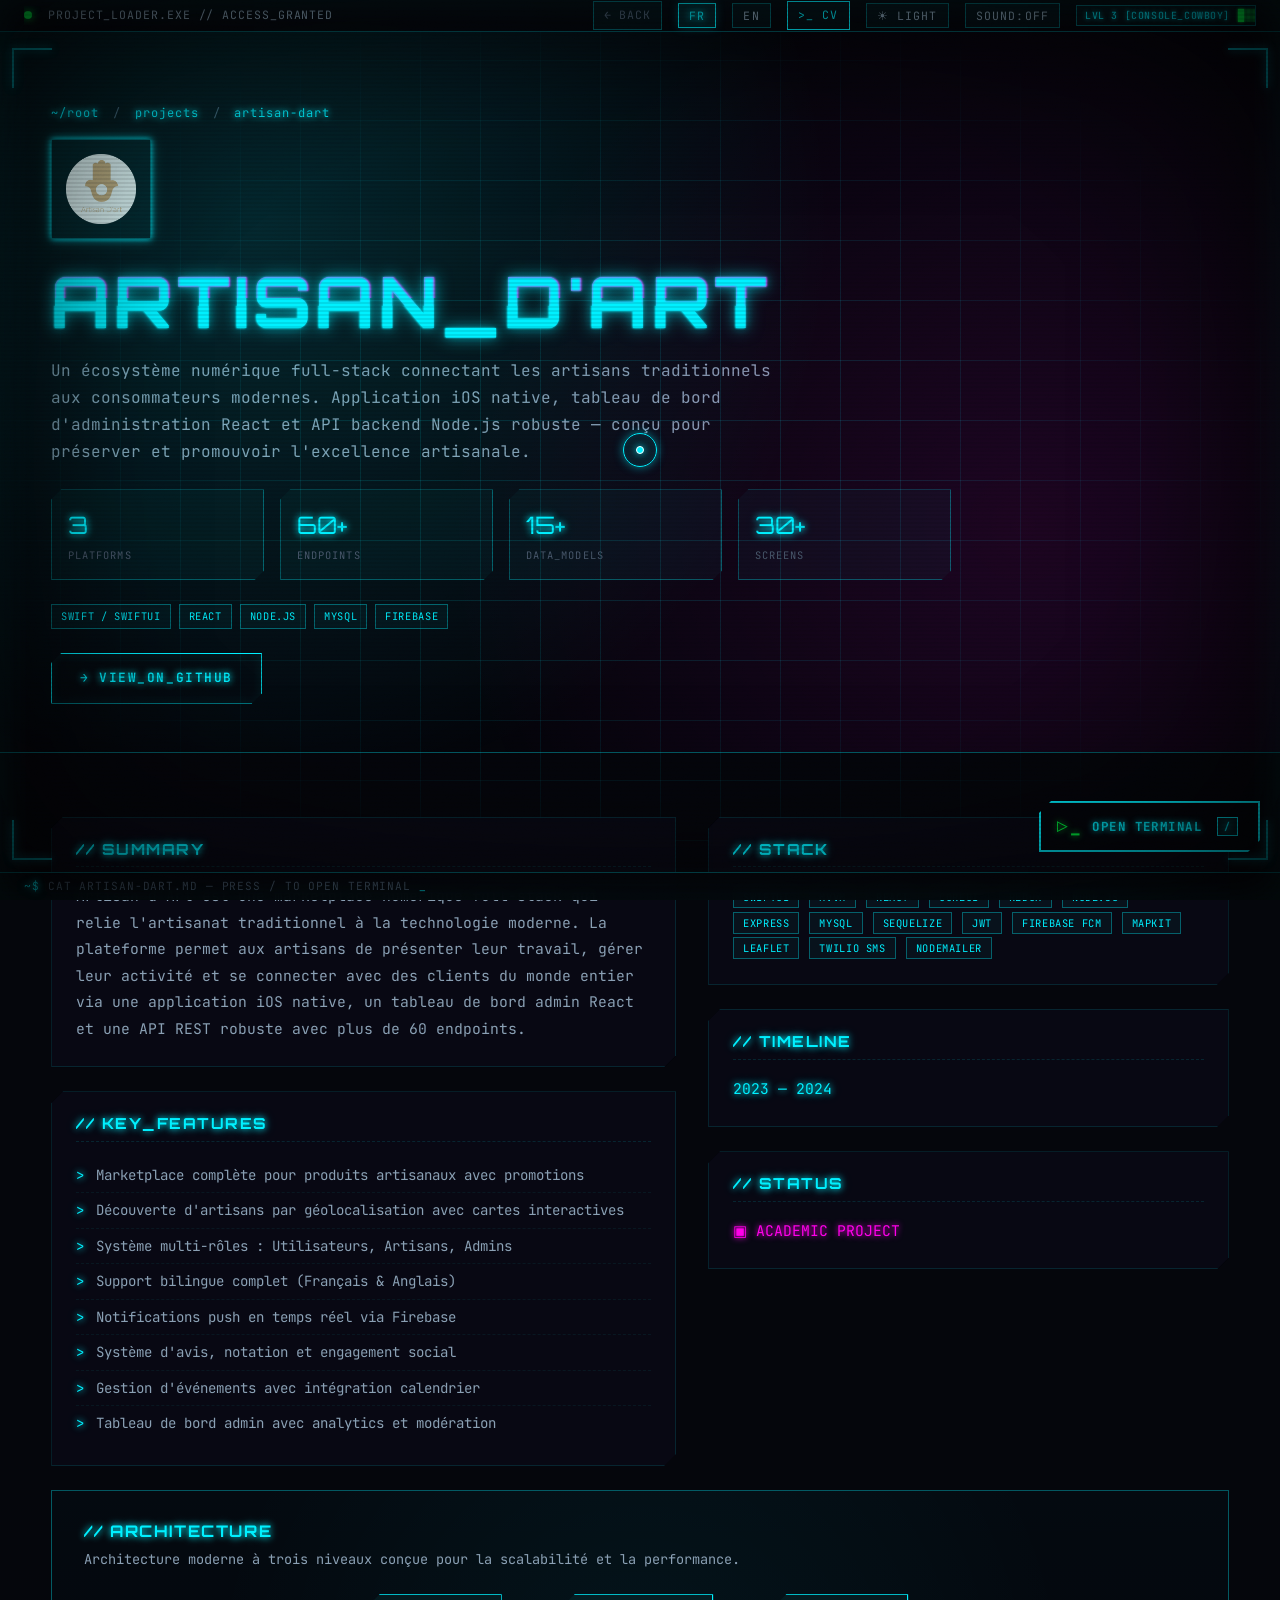
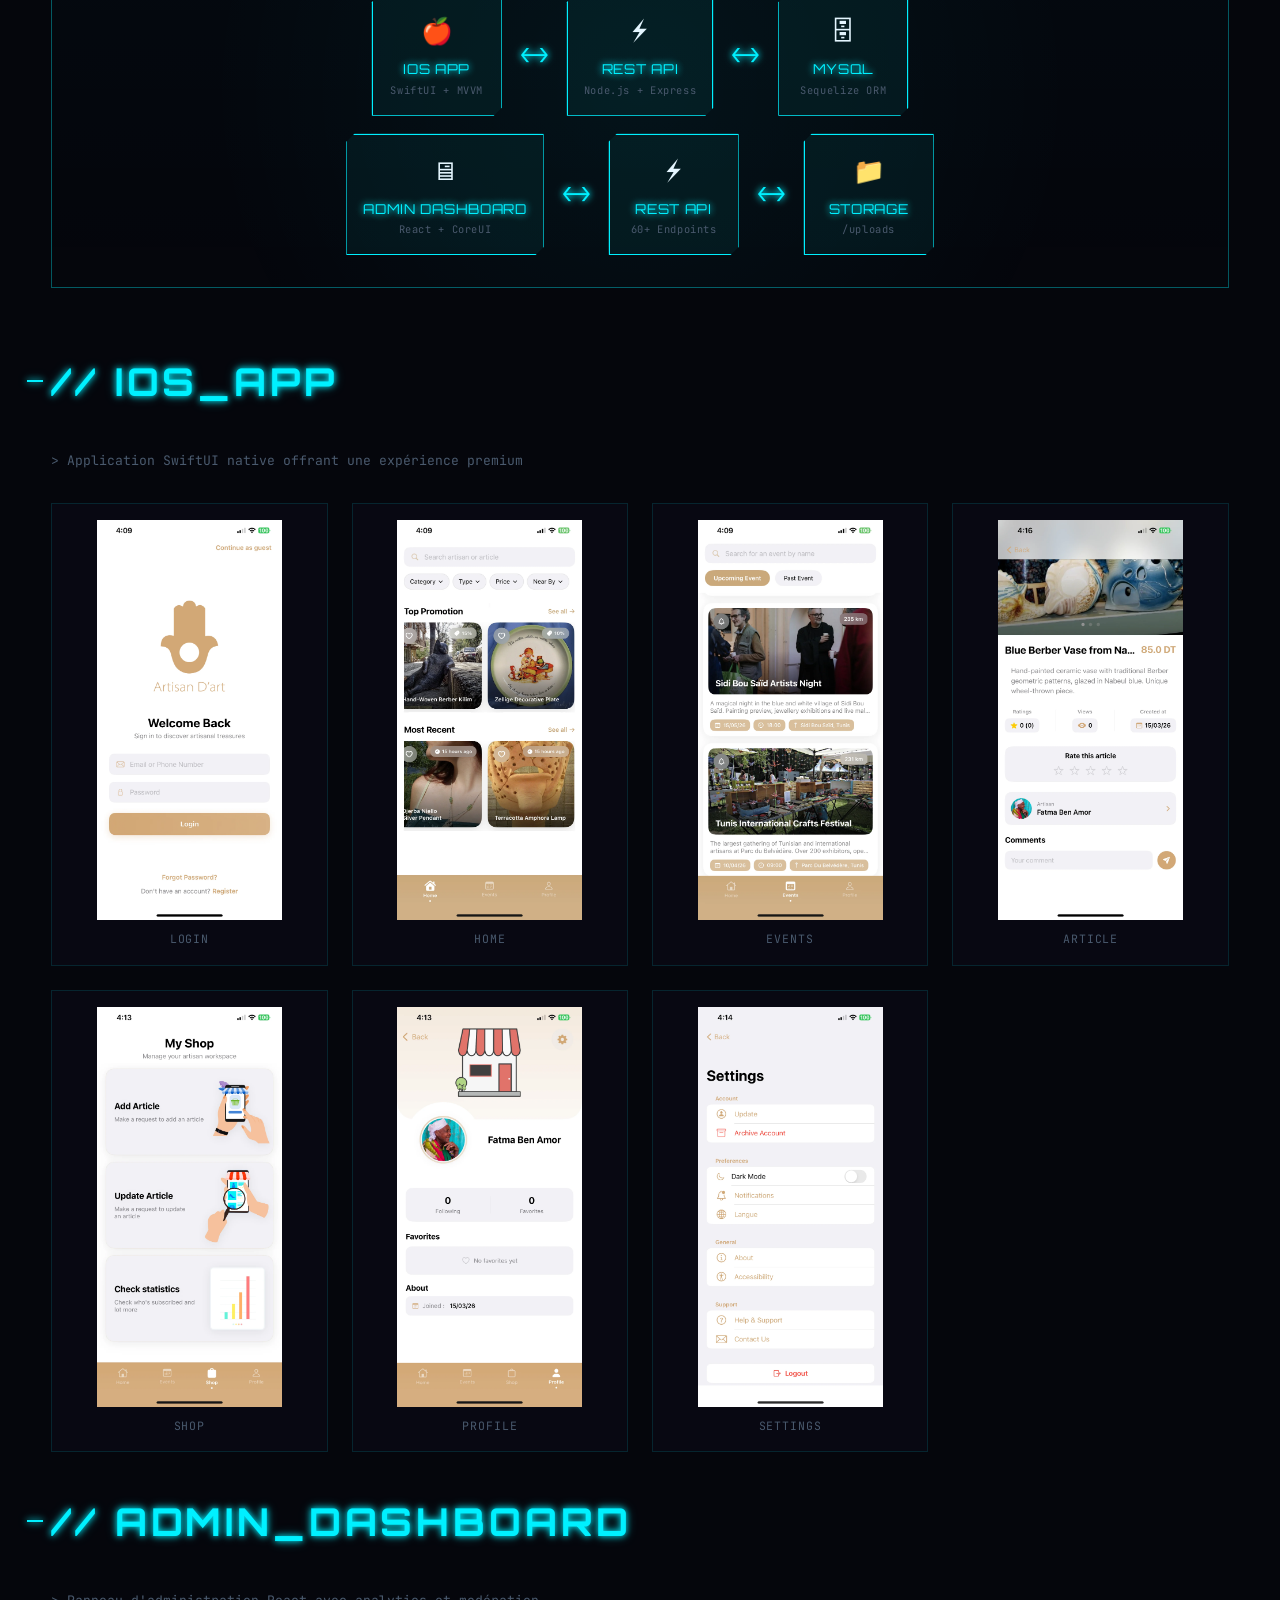
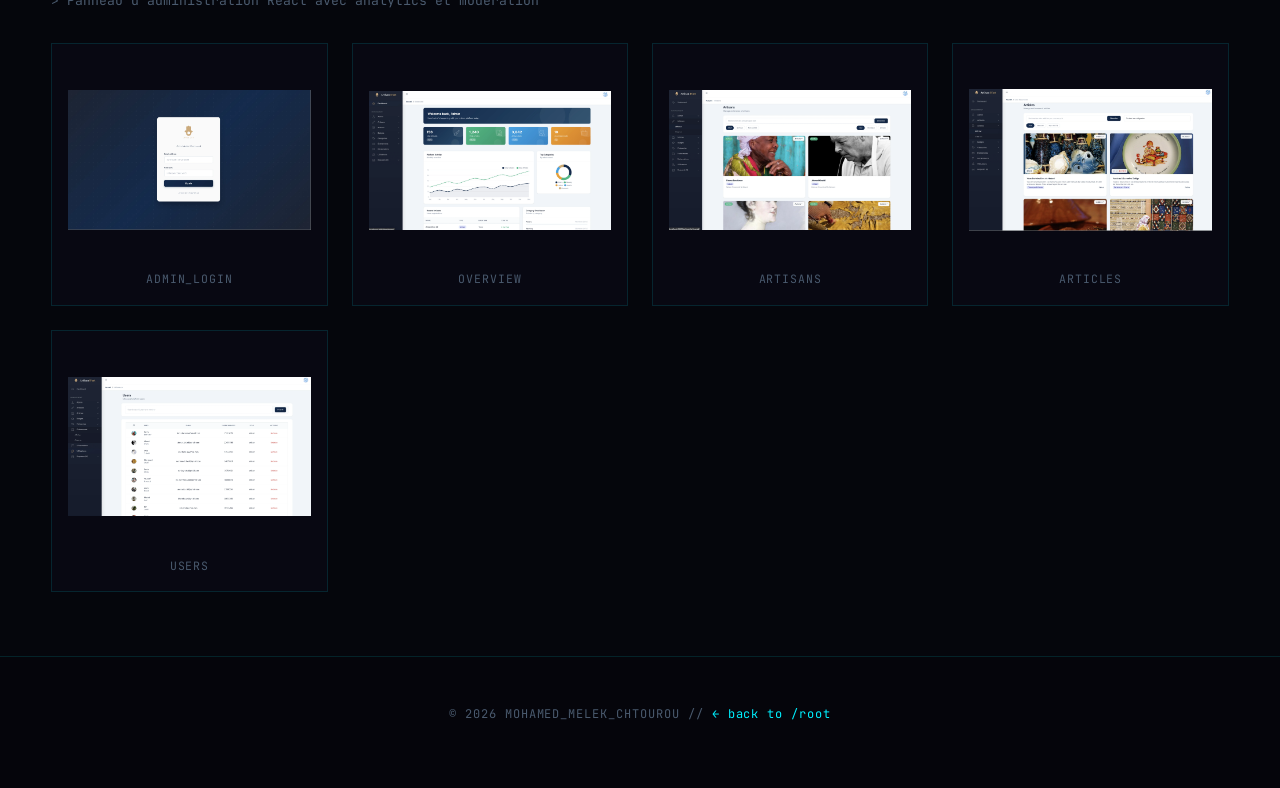
<file: projects/artisan-dart.html>
<!DOCTYPE html>
<html lang="fr" data-theme="">
<head>
  <meta charset="UTF-8" />
  <meta name="viewport" content="width=device-width, initial-scale=1.0, viewport-fit=cover, interactive-widget=resizes-content" />
  <meta name="google-site-verification" content="1NaVBAib9wmWtcFraGKaPpc8PTY94yaMZ6rFvMctKy8" />

  <title>Artisan d'Art — SwiftUI + React + Node.js (60+ endpoints) | Mohamed Melek Chtourou</title>
  <meta name="description" content="Artisan d'Art : marketplace fullstack connectant les artisans traditionnels aux consommateurs. App iOS native SwiftUI, dashboard admin React, API Node.js 60+ endpoints, MySQL. Par Mohamed Melek Chtourou, ingénieur fullstack disponible." />
  <meta name="keywords" content="Artisan d'Art, marketplace, SwiftUI, React, Node.js, MySQL, Firebase, iOS native, dashboard admin, fullstack, Mohamed Melek Chtourou, portfolio" />
  <meta name="author" content="Mohamed Melek Chtourou" />
  <meta name="robots" content="index, follow, max-image-preview:large" />
  <link rel="canonical" href="https://cyber-cv.mohamedmelekchtourou.com/projects/artisan-dart.html" />

  <meta property="og:type" content="article" />
  <meta property="og:site_name" content="Mohamed Melek Chtourou — Portfolio" />
  <meta property="og:title" content="Artisan d'Art — Marketplace fullstack SwiftUI + React + Node.js" />
  <meta property="og:description" content="Marketplace fullstack. App iOS native, dashboard React, API Node.js 60+ endpoints. Preserve et promeut l'artisanat." />
  <meta property="og:url" content="https://cyber-cv.mohamedmelekchtourou.com/projects/artisan-dart.html" />
  <meta property="og:image" content="https://cyber-cv.mohamedmelekchtourou.com/assets/img/portfolio/artisanDart/logoName2.webp" />
  <meta property="og:locale" content="fr_FR" />

  <meta name="twitter:card" content="summary_large_image" />
  <meta name="twitter:title" content="Artisan d'Art — Marketplace fullstack" />
  <meta name="twitter:description" content="iOS SwiftUI + React dashboard + Node.js API (60+ endpoints)." />
  <meta name="twitter:image" content="https://cyber-cv.mohamedmelekchtourou.com/assets/img/portfolio/artisanDart/logoName2.webp" />

  <script type="application/ld+json">
  {
    "@context": "https://schema.org",
    "@type": "SoftwareApplication",
    "name": "Artisan d'Art",
    "description": "Marketplace fullstack connectant les artisans traditionnels aux consommateurs. Application iOS native SwiftUI, dashboard admin React, API Node.js robuste avec 60+ endpoints.",
    "applicationCategory": "SocialNetworkingApplication",
    "operatingSystem": "iOS",
    "datePublished": "2023",
    "image": "https://cyber-cv.mohamedmelekchtourou.com/assets/img/portfolio/artisanDart/logoName2.webp",
    "author": { "@type": "Person", "name": "Mohamed Melek Chtourou", "url": "https://cyber-cv.mohamedmelekchtourou.com/" }
  }
  </script>
  <script type="application/ld+json">
  {
    "@context": "https://schema.org",
    "@type": "BreadcrumbList",
    "itemListElement": [
      { "@type": "ListItem", "position": 1, "name": "Home", "item": "https://cyber-cv.mohamedmelekchtourou.com/" },
      { "@type": "ListItem", "position": 2, "name": "Projects", "item": "https://cyber-cv.mohamedmelekchtourou.com/#projects" },
      { "@type": "ListItem", "position": 3, "name": "Artisan d'Art" }
    ]
  }
  </script>

  <script src="../js/analytics.js"></script>
  <script src="../js/track.js"></script>
  <script src="../js/header.js"></script>

  <link rel="icon" href="../assets/img/portfolio/artisanDart/logo.webp" type="image/webp" />
  <link rel="preconnect" href="https://fonts.googleapis.com" />
  <link rel="preconnect" href="https://fonts.gstatic.com" crossorigin />
  <link href="https://fonts.googleapis.com/css2?family=JetBrains+Mono:wght@400;500;700&family=Orbitron:wght@400;600;800;900&family=Share+Tech+Mono&display=swap" rel="stylesheet" />

  <link rel="stylesheet" href="../css/main.css" />
  <link rel="stylesheet" href="../css/cyberpunk.css" />
  <link rel="stylesheet" href="../css/animations.css" />
  <link rel="stylesheet" href="../css/games.css" />
</head>
<body>

  <canvas id="matrix-canvas" class="matrix-canvas"></canvas>
  <div class="scanlines"></div>
  <div class="crt-vignette"></div>
  <div class="noise"></div>
  <div class="vhs-bar"></div>

  <div class="hud-brackets">
    <div class="bracket bracket-tl"></div>
    <div class="bracket bracket-tr"></div>
    <div class="bracket bracket-bl"></div>
    <div class="bracket bracket-br"></div>
  </div>

  <header class="status-bar" role="banner" aria-label="Status bar">
    <div class="status-left">
      <span class="status-dot"></span>
      <span>PROJECT_LOADER.EXE // ACCESS_GRANTED</span>
    </div>
    <div class="status-right">
      <a href="../index.html" style="color:var(--text-muted);font-family:var(--font-mono);font-size:0.72rem;letter-spacing:0.08em;text-transform:uppercase;text-decoration:none;padding:4px 10px;border:1px solid var(--border-glow);background:rgba(0,240,255,0.04);transition:all 0.2s;">&larr; BACK</a>
      <button data-lang="fr" aria-label="Switch to French">FR</button>
      <button data-lang="en" aria-label="Switch to English">EN</button>
      <a href="../cv.html" class="status-cv-link" aria-label="View CV">&gt;_ CV</a>
      <button id="theme-toggle" aria-label="Toggle light/dark mode">☀ LIGHT</button>
      <button id="sound-toggle" aria-label="Toggle sound effects">SOUND:OFF</button>
    </div>
  </header>

  <main>
  <section class="project-hero">
    <div class="container">
      <p class="ph-breadcrumb">
        <a href="../index.html">~/root</a>
        <span class="sep">/</span>
        <a href="../index.html#projects">projects</a>
        <span class="sep">/</span>
        <span style="color:var(--neon-primary);text-shadow:var(--glow-sm);">artisan-dart</span>
      </p>

      <div class="ph-logo">
        <img src="../assets/img/portfolio/artisanDart/logoName2.webp" alt="Artisan d'Art" />
      </div>

      <h1 class="ph-title glitch" data-text="ARTISAN_D'ART">ARTISAN_D'ART</h1>
      <p class="ph-subtitle">
        Un écosystème numérique full-stack connectant les artisans traditionnels aux consommateurs modernes. Application iOS native, tableau de bord d'administration React et API backend Node.js robuste — conçu pour préserver et promouvoir l'excellence artisanale.
      </p>

      <div class="ph-stats">
        <div class="ph-stat"><span class="ph-stat-num">3</span><span class="ph-stat-label">PLATFORMS</span></div>
        <div class="ph-stat"><span class="ph-stat-num">60+</span><span class="ph-stat-label">ENDPOINTS</span></div>
        <div class="ph-stat"><span class="ph-stat-num">15+</span><span class="ph-stat-label">DATA_MODELS</span></div>
        <div class="ph-stat"><span class="ph-stat-num">30+</span><span class="ph-stat-label">SCREENS</span></div>
      </div>

      <div class="ph-techs">
        <span class="tech-chip">Swift / SwiftUI</span>
        <span class="tech-chip">React</span>
        <span class="tech-chip">Node.js</span>
        <span class="tech-chip">MySQL</span>
        <span class="tech-chip">Firebase</span>
      </div>

      <div class="ph-actions">
        <a href="https://github.com/mohamedmmc/artisan-dart" target="_blank" rel="noopener" class="btn-cyber">→ View_on_GitHub</a>
      </div>
    </div>
  </section>

  <section class="proj-section">
    <div class="container">
      <div class="proj-grid">
        <div>
          <div class="info-card reveal">
            <h3>// SUMMARY</h3>
            <p>
              Artisan d'Art est une marketplace numérique full-stack qui relie l'artisanat traditionnel à la technologie moderne. La plateforme permet aux artisans de présenter leur travail, gérer leur activité et se connecter avec des clients du monde entier via une application iOS native, un tableau de bord admin React et une API REST robuste avec plus de 60 endpoints.
            </p>
          </div>
          <div class="info-card reveal">
            <h4>// KEY_FEATURES</h4>
            <ul>
              <li>Marketplace complète pour produits artisanaux avec promotions</li>
              <li>Découverte d'artisans par géolocalisation avec cartes interactives</li>
              <li>Système multi-rôles : Utilisateurs, Artisans, Admins</li>
              <li>Support bilingue complet (Français & Anglais)</li>
              <li>Notifications push en temps réel via Firebase</li>
              <li>Système d'avis, notation et engagement social</li>
              <li>Gestion d'événements avec intégration calendrier</li>
              <li>Tableau de bord admin avec analytics et modération</li>
            </ul>
          </div>
        </div>

        <div>
          <div class="info-card reveal">
            <h4>// STACK</h4>
            <div>
              <span class="tech-chip">SwiftUI</span>
              <span class="tech-chip">MVVM</span>
              <span class="tech-chip">React</span>
              <span class="tech-chip">CoreUI</span>
              <span class="tech-chip">Redux</span>
              <span class="tech-chip">Node.js</span>
              <span class="tech-chip">Express</span>
              <span class="tech-chip">MySQL</span>
              <span class="tech-chip">Sequelize</span>
              <span class="tech-chip">JWT</span>
              <span class="tech-chip">Firebase FCM</span>
              <span class="tech-chip">MapKit</span>
              <span class="tech-chip">Leaflet</span>
              <span class="tech-chip">Twilio SMS</span>
              <span class="tech-chip">Nodemailer</span>
            </div>
          </div>
          <div class="info-card reveal">
            <h4>// TIMELINE</h4>
            <p style="font-family:var(--font-mono);color:var(--neon-primary);text-shadow:var(--glow-sm);">2023 — 2024</p>
          </div>
          <div class="info-card reveal">
            <h4>// STATUS</h4>
            <p style="color:var(--neon-secondary);text-shadow:0 0 6px var(--neon-secondary);">▣ ACADEMIC PROJECT</p>
          </div>
        </div>
      </div>

      <div class="arch reveal">
        <h4 style="color:var(--neon-primary);text-shadow:var(--glow-sm);letter-spacing:0.1em;">// ARCHITECTURE</h4>
        <p style="color:var(--text-secondary);font-family:var(--font-mono);font-size:0.85rem;margin-top:8px;">Architecture moderne à trois niveaux conçue pour la scalabilité et la performance.</p>
        <div class="arch-diagram">
          <div class="arch-node"><span class="icon">🍎</span><div class="title">iOS App</div><div class="sub">SwiftUI + MVVM</div></div>
          <div class="arch-arrow">⟷</div>
          <div class="arch-node"><span class="icon">⚡</span><div class="title">REST API</div><div class="sub">Node.js + Express</div></div>
          <div class="arch-arrow">⟷</div>
          <div class="arch-node"><span class="icon">🗄</span><div class="title">MySQL</div><div class="sub">Sequelize ORM</div></div>
        </div>
        <div class="arch-diagram" style="margin-top:18px;">
          <div class="arch-node"><span class="icon">🖥</span><div class="title">Admin Dashboard</div><div class="sub">React + CoreUI</div></div>
          <div class="arch-arrow">⟷</div>
          <div class="arch-node"><span class="icon">⚡</span><div class="title">REST API</div><div class="sub">60+ Endpoints</div></div>
          <div class="arch-arrow">⟷</div>
          <div class="arch-node"><span class="icon">📁</span><div class="title">Storage</div><div class="sub">/uploads</div></div>
        </div>
      </div>

      <h2 class="section-title reveal" style="margin-top:var(--s5);">// iOS_APP</h2>
      <p class="reveal" style="color:var(--text-muted);font-family:var(--font-mono);font-size:0.82rem;margin-bottom:var(--s3);">&gt; Application SwiftUI native offrant une expérience premium</p>

      <div class="gallery">
        <div class="gallery-item" data-img="../assets/img/portfolio/artisanDart/ios-login.webp"><img src="../assets/img/portfolio/artisanDart/ios-login.webp" alt="Login" loading="lazy" /><div class="gallery-label">LOGIN</div></div>
        <div class="gallery-item" data-img="../assets/img/portfolio/artisanDart/ios-home.webp"><img src="../assets/img/portfolio/artisanDart/ios-home.webp" alt="Home" loading="lazy" /><div class="gallery-label">HOME</div></div>
        <div class="gallery-item" data-img="../assets/img/portfolio/artisanDart/ios-events.webp"><img src="../assets/img/portfolio/artisanDart/ios-events.webp" alt="Events" loading="lazy" /><div class="gallery-label">EVENTS</div></div>
        <div class="gallery-item" data-img="../assets/img/portfolio/artisanDart/ios-article-detail.webp"><img src="../assets/img/portfolio/artisanDart/ios-article-detail.webp" alt="Article" loading="lazy" /><div class="gallery-label">ARTICLE</div></div>
        <div class="gallery-item" data-img="../assets/img/portfolio/artisanDart/ios-shop.webp"><img src="../assets/img/portfolio/artisanDart/ios-shop.webp" alt="Shop" loading="lazy" /><div class="gallery-label">SHOP</div></div>
        <div class="gallery-item" data-img="../assets/img/portfolio/artisanDart/ios-profile.webp"><img src="../assets/img/portfolio/artisanDart/ios-profile.webp" alt="Profile" loading="lazy" /><div class="gallery-label">PROFILE</div></div>
        <div class="gallery-item" data-img="../assets/img/portfolio/artisanDart/ios-settings.webp"><img src="../assets/img/portfolio/artisanDart/ios-settings.webp" alt="Settings" loading="lazy" /><div class="gallery-label">SETTINGS</div></div>
      </div>

      <h2 class="section-title reveal" style="margin-top:var(--s5);">// ADMIN_DASHBOARD</h2>
      <p class="reveal" style="color:var(--text-muted);font-family:var(--font-mono);font-size:0.82rem;margin-bottom:var(--s3);">&gt; Panneau d'administration React avec analytics et modération</p>

      <div class="gallery">
        <div class="gallery-item macbook" data-img="../assets/img/portfolio/artisanDart/dashboard-login.webp"><img src="../assets/img/portfolio/artisanDart/dashboard-login.webp" alt="Admin Login" loading="lazy" /><div class="gallery-label">ADMIN_LOGIN</div></div>
        <div class="gallery-item macbook" data-img="../assets/img/portfolio/artisanDart/dashboard-overview.webp"><img src="../assets/img/portfolio/artisanDart/dashboard-overview.webp" alt="Overview" loading="lazy" /><div class="gallery-label">OVERVIEW</div></div>
        <div class="gallery-item macbook" data-img="../assets/img/portfolio/artisanDart/dashboard-artisans.webp"><img src="../assets/img/portfolio/artisanDart/dashboard-artisans.webp" alt="Artisans" loading="lazy" /><div class="gallery-label">ARTISANS</div></div>
        <div class="gallery-item macbook" data-img="../assets/img/portfolio/artisanDart/dashboard-articles.webp"><img src="../assets/img/portfolio/artisanDart/dashboard-articles.webp" alt="Articles" loading="lazy" /><div class="gallery-label">ARTICLES</div></div>
        <div class="gallery-item macbook" data-img="../assets/img/portfolio/artisanDart/dashboard-users.webp"><img src="../assets/img/portfolio/artisanDart/dashboard-users.webp" alt="Users" loading="lazy" /><div class="gallery-label">USERS</div></div>
      </div>
    </div>
  </section>
  </main>

  <footer>
    <div class="container">
      <p class="footer-text">&copy; <span id="year"></span> MOHAMED_MELEK_CHTOUROU // <a href="../index.html" style="color:var(--neon-primary);">← back to /root</a></p>
    </div>
  </footer>

  <div class="bottom-bar">
    <span class="prompt">~$</span>
    <span>cat artisan-dart.md — press / to open terminal</span>
    <span class="blink">_</span>
  </div>

  <div class="g-modal" id="g-modal">
    <button class="g-close">✕</button>
    <button class="g-nav g-prev">❮</button>
    <img src="[data-uri]" alt="" />
    <button class="g-nav g-next">❯</button>
  </div>

  <div id="term-modal" class="term-modal">
    <div class="term-modal-inner">
      <div class="term-modal-head">
        <div class="dots"><span class="dot r"></span><span class="dot y"></span><span class="dot g"></span></div>
        <span class="t-title">root@chtourou.sh</span>
        <button class="t-close">✕</button>
      </div>
      <div class="term-modal-body"></div>
      <div class="term-input-wrap">
        <span class="p">root@chtourou:~$</span>
        <input type="text" id="term-input" autocomplete="off" spellcheck="false" />
        <span class="caret">_</span>
      </div>
    </div>
  </div>

  <script src="../js/cursor.js"></script>
  <script src="../js/i18n.js"></script>
  <script src="../js/sound.js"></script>
  <script src="../js/matrix-rain.js"></script>
  <script src="../js/fx.js"></script>
  <script src="../js/mode.js"></script>
  <script src="../js/glitch.js"></script>
  <script src="../js/vfs.js"></script>
  <script src="../js/chip.js"></script>
  <script src="../js/ctf.js"></script>
  <script src="../js/xp.js"></script>
  <script src="../js/games.js"></script>
  <script src="../js/voight-kampff.js"></script>
  <script src="../js/ai-chat.js"></script>
  <script src="../js/terminal.js"></script>
  <script src="../js/easter-eggs.js"></script>
  <script src="../js/project-page.js"></script>
</body>
</html>
</file>
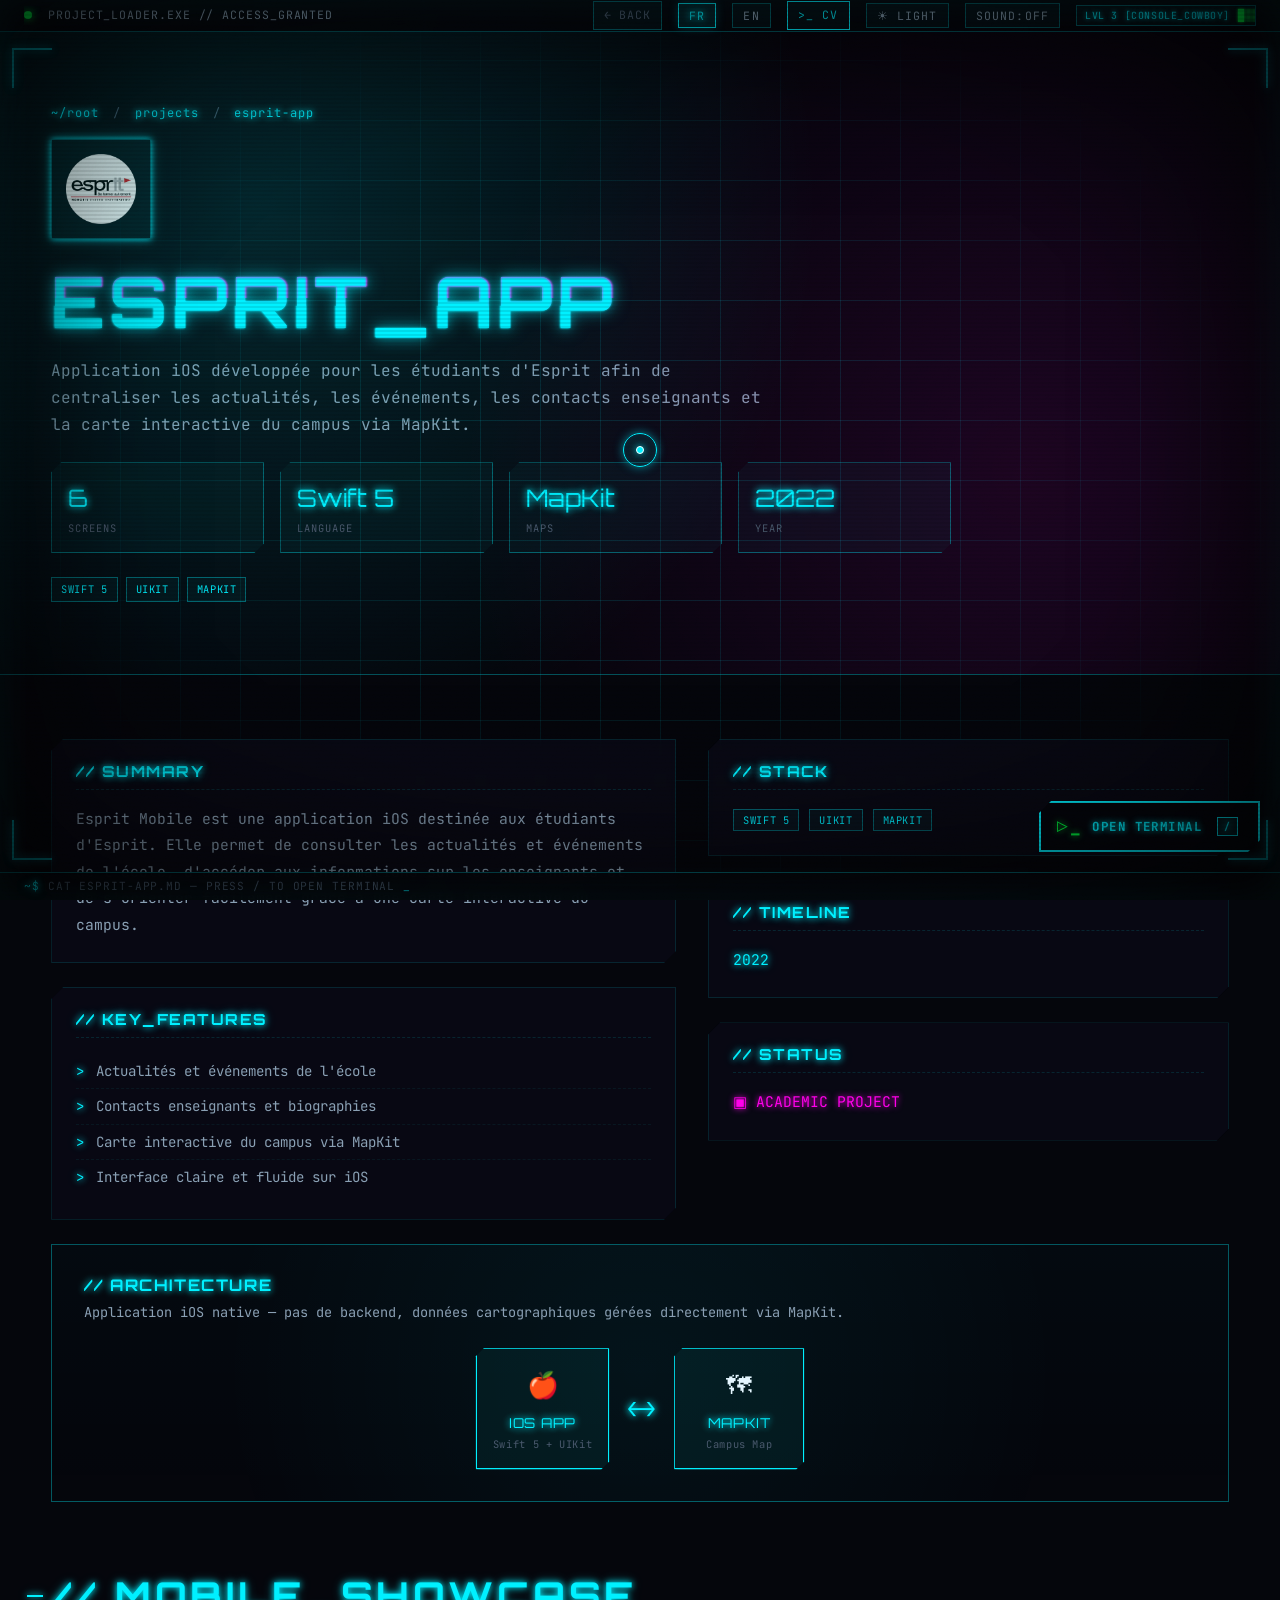
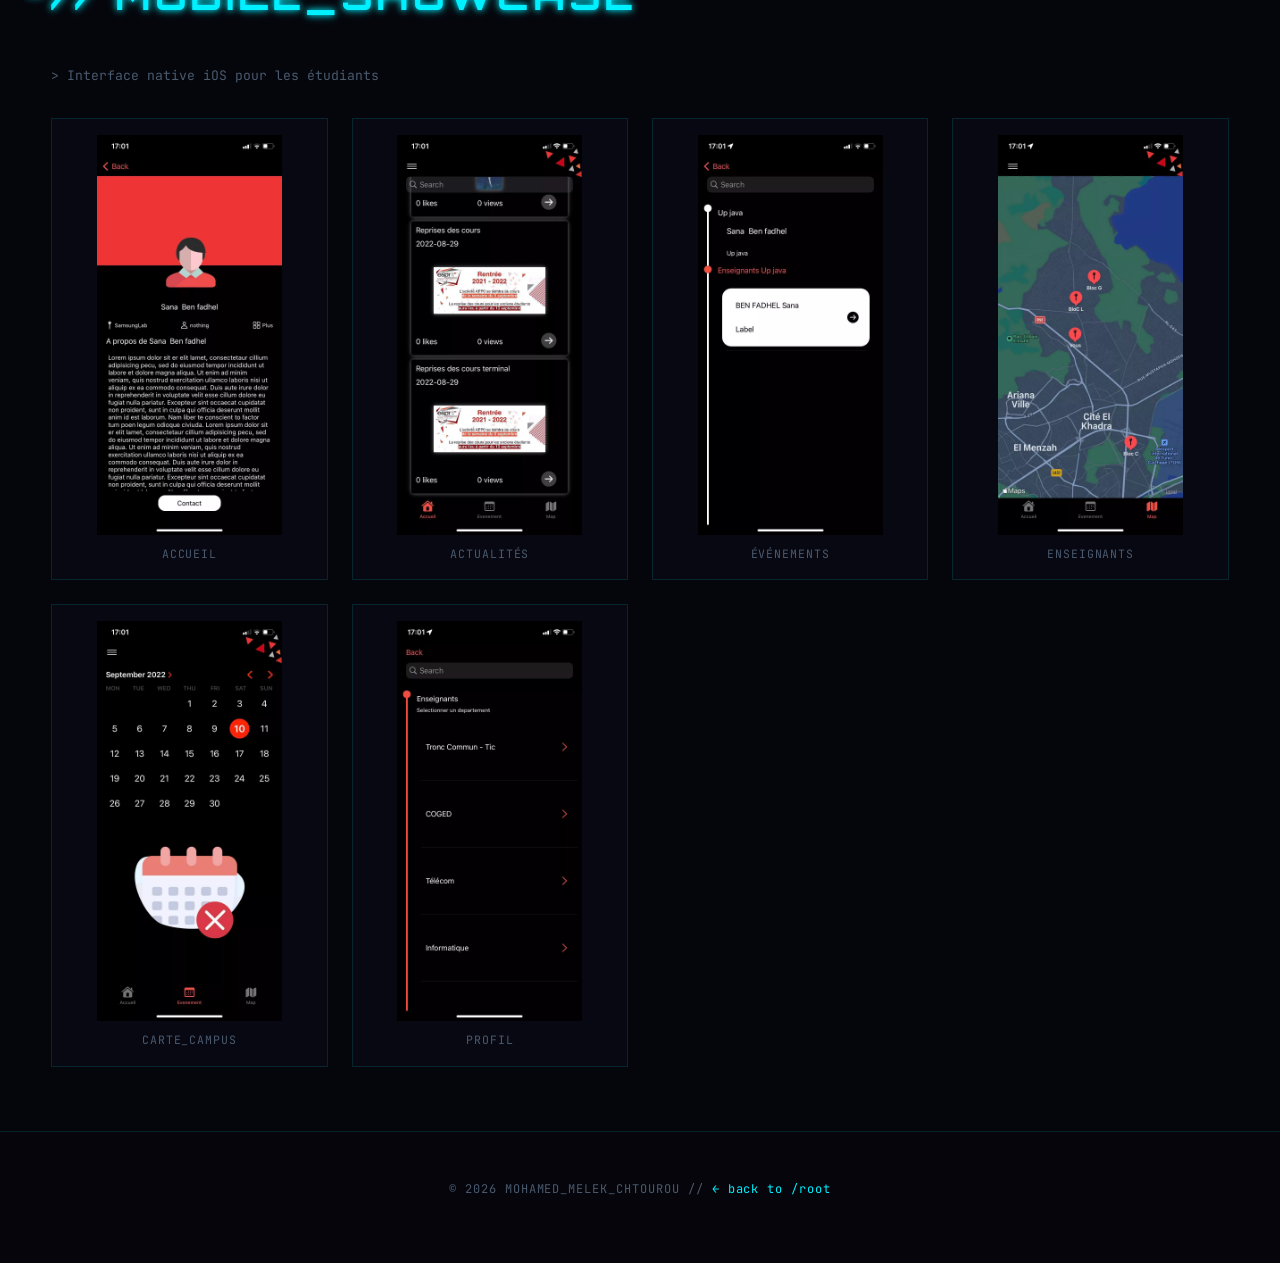
<file: projects/esprit-app.html>
<!DOCTYPE html>
<html lang="fr" data-theme="">
<head>
  <meta charset="UTF-8" />
  <meta name="viewport" content="width=device-width, initial-scale=1.0, viewport-fit=cover, interactive-widget=resizes-content" />
  <meta name="google-site-verification" content="1NaVBAib9wmWtcFraGKaPpc8PTY94yaMZ6rFvMctKy8" />

  <title>Esprit App — iOS native Swift 5 + UIKit + MapKit | Mohamed Melek Chtourou</title>
  <meta name="description" content="Esprit App : application iOS native en Swift 5 pour les étudiants d'Esprit. Actualités campus, enseignants, carte interactive via MapKit. Par Mohamed Melek Chtourou, ingénieur iOS disponible." />
  <meta name="keywords" content="Esprit App, Swift 5, UIKit, MapKit, iOS natif, campus app, Esprit école ingénieur, Mohamed Melek Chtourou, développeur iOS, portfolio" />
  <meta name="author" content="Mohamed Melek Chtourou" />
  <meta name="robots" content="index, follow, max-image-preview:large" />
  <link rel="canonical" href="https://cyber-cv.mohamedmelekchtourou.com/projects/esprit-app.html" />

  <meta property="og:type" content="article" />
  <meta property="og:site_name" content="Mohamed Melek Chtourou — Portfolio" />
  <meta property="og:title" content="Esprit App — iOS native Swift 5" />
  <meta property="og:description" content="App campus pour Esprit. Swift 5, UIKit, MapKit. Actualités, enseignants, carte." />
  <meta property="og:url" content="https://cyber-cv.mohamedmelekchtourou.com/projects/esprit-app.html" />
  <meta property="og:image" content="https://cyber-cv.mohamedmelekchtourou.com/assets/img/portfolio/esprit/esprit.webp" />
  <meta property="og:locale" content="fr_FR" />

  <meta name="twitter:card" content="summary_large_image" />
  <meta name="twitter:title" content="Esprit App — iOS native Swift 5" />
  <meta name="twitter:description" content="Swift 5 + UIKit + MapKit. Campus app pour Esprit." />
  <meta name="twitter:image" content="https://cyber-cv.mohamedmelekchtourou.com/assets/img/portfolio/esprit/esprit.webp" />

  <script type="application/ld+json">
  {
    "@context": "https://schema.org",
    "@type": "SoftwareApplication",
    "name": "Esprit App",
    "description": "Application iOS native pour les étudiants d'Esprit. Swift 5, UIKit, MapKit. Actualités, enseignants, carte du campus.",
    "applicationCategory": "EducationalApplication",
    "operatingSystem": "iOS",
    "datePublished": "2022",
    "image": "https://cyber-cv.mohamedmelekchtourou.com/assets/img/portfolio/esprit/esprit.webp",
    "author": { "@type": "Person", "name": "Mohamed Melek Chtourou", "url": "https://cyber-cv.mohamedmelekchtourou.com/" }
  }
  </script>
  <script type="application/ld+json">
  {
    "@context": "https://schema.org",
    "@type": "BreadcrumbList",
    "itemListElement": [
      { "@type": "ListItem", "position": 1, "name": "Home", "item": "https://cyber-cv.mohamedmelekchtourou.com/" },
      { "@type": "ListItem", "position": 2, "name": "Projects", "item": "https://cyber-cv.mohamedmelekchtourou.com/#projects" },
      { "@type": "ListItem", "position": 3, "name": "Esprit App" }
    ]
  }
  </script>

  <script src="../js/analytics.js"></script>
  <script src="../js/track.js"></script>
  <script src="../js/header.js"></script>

  <link rel="icon" href="../assets/img/portfolio/esprit/esprit.webp" type="image/webp" />
  <link rel="preconnect" href="https://fonts.googleapis.com" />
  <link rel="preconnect" href="https://fonts.gstatic.com" crossorigin />
  <link href="https://fonts.googleapis.com/css2?family=JetBrains+Mono:wght@400;500;700&family=Orbitron:wght@400;600;800;900&family=Share+Tech+Mono&display=swap" rel="stylesheet" />

  <link rel="stylesheet" href="../css/main.css" />
  <link rel="stylesheet" href="../css/cyberpunk.css" />
  <link rel="stylesheet" href="../css/animations.css" />
  <link rel="stylesheet" href="../css/games.css" />
</head>
<body>

  <canvas id="matrix-canvas" class="matrix-canvas"></canvas>
  <div class="scanlines"></div>
  <div class="crt-vignette"></div>
  <div class="noise"></div>
  <div class="vhs-bar"></div>

  <div class="hud-brackets">
    <div class="bracket bracket-tl"></div>
    <div class="bracket bracket-tr"></div>
    <div class="bracket bracket-bl"></div>
    <div class="bracket bracket-br"></div>
  </div>

  <header class="status-bar" role="banner" aria-label="Status bar">
    <div class="status-left">
      <span class="status-dot"></span>
      <span>PROJECT_LOADER.EXE // ACCESS_GRANTED</span>
    </div>
    <div class="status-right">
      <a href="../index.html" style="color:var(--text-muted);font-family:var(--font-mono);font-size:0.72rem;letter-spacing:0.08em;text-transform:uppercase;text-decoration:none;padding:4px 10px;border:1px solid var(--border-glow);background:rgba(0,240,255,0.04);transition:all 0.2s;">&larr; BACK</a>
      <button data-lang="fr" aria-label="Switch to French">FR</button>
      <button data-lang="en" aria-label="Switch to English">EN</button>
      <a href="../cv.html" class="status-cv-link" aria-label="View CV">&gt;_ CV</a>
      <button id="theme-toggle" aria-label="Toggle light/dark mode">☀ LIGHT</button>
      <button id="sound-toggle" aria-label="Toggle sound effects">SOUND:OFF</button>
    </div>
  </header>

  <main>
  <section class="project-hero">
    <div class="container">
      <p class="ph-breadcrumb">
        <a href="../index.html">~/root</a>
        <span class="sep">/</span>
        <a href="../index.html#projects">projects</a>
        <span class="sep">/</span>
        <span style="color:var(--neon-primary);text-shadow:var(--glow-sm);">esprit-app</span>
      </p>

      <div class="ph-logo">
        <img src="../assets/img/portfolio/esprit/esprit.webp" alt="Esprit App" />
      </div>

      <h1 class="ph-title glitch" data-text="ESPRIT_APP">ESPRIT_APP</h1>
      <p class="ph-subtitle">
        Application iOS développée pour les étudiants d'Esprit afin de centraliser les actualités, les événements, les contacts enseignants et la carte interactive du campus via MapKit.
      </p>

      <div class="ph-stats">
        <div class="ph-stat"><span class="ph-stat-num">6</span><span class="ph-stat-label">SCREENS</span></div>
        <div class="ph-stat"><span class="ph-stat-num">Swift 5</span><span class="ph-stat-label">LANGUAGE</span></div>
        <div class="ph-stat"><span class="ph-stat-num">MapKit</span><span class="ph-stat-label">MAPS</span></div>
        <div class="ph-stat"><span class="ph-stat-num">2022</span><span class="ph-stat-label">YEAR</span></div>
      </div>

      <div class="ph-techs">
        <span class="tech-chip">Swift 5</span>
        <span class="tech-chip">UIKit</span>
        <span class="tech-chip">MapKit</span>
      </div>
    </div>
  </section>

  <section class="proj-section">
    <div class="container">
      <div class="proj-grid">
        <div>
          <div class="info-card reveal">
            <h3>// SUMMARY</h3>
            <p>
              Esprit Mobile est une application iOS destinée aux étudiants d'Esprit. Elle permet de consulter les actualités et événements de l'école, d'accéder aux informations sur les enseignants et de s'orienter facilement grâce à une carte interactive du campus.
            </p>
          </div>
          <div class="info-card reveal">
            <h4>// KEY_FEATURES</h4>
            <ul>
              <li>Actualités et événements de l'école</li>
              <li>Contacts enseignants et biographies</li>
              <li>Carte interactive du campus via MapKit</li>
              <li>Interface claire et fluide sur iOS</li>
            </ul>
          </div>
        </div>

        <div>
          <div class="info-card reveal">
            <h4>// STACK</h4>
            <div>
              <span class="tech-chip">Swift 5</span>
              <span class="tech-chip">UIKit</span>
              <span class="tech-chip">MapKit</span>
            </div>
          </div>
          <div class="info-card reveal">
            <h4>// TIMELINE</h4>
            <p style="font-family:var(--font-mono);color:var(--neon-primary);text-shadow:var(--glow-sm);">2022</p>
          </div>
          <div class="info-card reveal">
            <h4>// STATUS</h4>
            <p style="color:var(--neon-secondary);text-shadow:0 0 6px var(--neon-secondary);">▣ ACADEMIC PROJECT</p>
          </div>
        </div>
      </div>

      <div class="arch reveal">
        <h4 style="color:var(--neon-primary);text-shadow:var(--glow-sm);letter-spacing:0.1em;">// ARCHITECTURE</h4>
        <p style="color:var(--text-secondary);font-family:var(--font-mono);font-size:0.85rem;margin-top:8px;">Application iOS native — pas de backend, données cartographiques gérées directement via MapKit.</p>
        <div class="arch-diagram">
          <div class="arch-node"><span class="icon">🍎</span><div class="title">iOS App</div><div class="sub">Swift 5 + UIKit</div></div>
          <div class="arch-arrow">⟷</div>
          <div class="arch-node"><span class="icon">🗺</span><div class="title">MapKit</div><div class="sub">Campus Map</div></div>
        </div>
      </div>

      <h2 class="section-title reveal" style="margin-top:var(--s5);">// MOBILE_SHOWCASE</h2>
      <p class="reveal" style="color:var(--text-muted);font-family:var(--font-mono);font-size:0.82rem;margin-bottom:var(--s3);">&gt; Interface native iOS pour les étudiants</p>

      <div class="gallery">
        <div class="gallery-item" data-img="../assets/img/portfolio/esprit/esp1.webp"><img src="../assets/img/portfolio/esprit/esp1.webp" alt="Accueil" loading="lazy" /><div class="gallery-label">ACCUEIL</div></div>
        <div class="gallery-item" data-img="../assets/img/portfolio/esprit/esp2.webp"><img src="../assets/img/portfolio/esprit/esp2.webp" alt="Actualités" loading="lazy" /><div class="gallery-label">ACTUALITÉS</div></div>
        <div class="gallery-item" data-img="../assets/img/portfolio/esprit/esp3.webp"><img src="../assets/img/portfolio/esprit/esp3.webp" alt="Événements" loading="lazy" /><div class="gallery-label">ÉVÉNEMENTS</div></div>
        <div class="gallery-item" data-img="../assets/img/portfolio/esprit/esp4.webp"><img src="../assets/img/portfolio/esprit/esp4.webp" alt="Enseignants" loading="lazy" /><div class="gallery-label">ENSEIGNANTS</div></div>
        <div class="gallery-item" data-img="../assets/img/portfolio/esprit/esp5.webp"><img src="../assets/img/portfolio/esprit/esp5.webp" alt="Carte" loading="lazy" /><div class="gallery-label">CARTE_CAMPUS</div></div>
        <div class="gallery-item" data-img="../assets/img/portfolio/esprit/esp6.webp"><img src="../assets/img/portfolio/esprit/esp6.webp" alt="Profil" loading="lazy" /><div class="gallery-label">PROFIL</div></div>
      </div>
    </div>
  </section>
  </main>

  <footer>
    <div class="container">
      <p class="footer-text">&copy; <span id="year"></span> MOHAMED_MELEK_CHTOUROU // <a href="../index.html" style="color:var(--neon-primary);">← back to /root</a></p>
    </div>
  </footer>

  <div class="bottom-bar">
    <span class="prompt">~$</span>
    <span>cat esprit-app.md — press / to open terminal</span>
    <span class="blink">_</span>
  </div>

  <div class="g-modal" id="g-modal">
    <button class="g-close">✕</button>
    <button class="g-nav g-prev">❮</button>
    <img src="[data-uri]" alt="" />
    <button class="g-nav g-next">❯</button>
  </div>

  <div id="term-modal" class="term-modal">
    <div class="term-modal-inner">
      <div class="term-modal-head">
        <div class="dots"><span class="dot r"></span><span class="dot y"></span><span class="dot g"></span></div>
        <span class="t-title">root@chtourou.sh</span>
        <button class="t-close">✕</button>
      </div>
      <div class="term-modal-body"></div>
      <div class="term-input-wrap">
        <span class="p">root@chtourou:~$</span>
        <input type="text" id="term-input" autocomplete="off" spellcheck="false" />
        <span class="caret">_</span>
      </div>
    </div>
  </div>

  <script src="../js/cursor.js"></script>
  <script src="../js/i18n.js"></script>
  <script src="../js/sound.js"></script>
  <script src="../js/matrix-rain.js"></script>
  <script src="../js/fx.js"></script>
  <script src="../js/mode.js"></script>
  <script src="../js/glitch.js"></script>
  <script src="../js/vfs.js"></script>
  <script src="../js/chip.js"></script>
  <script src="../js/ctf.js"></script>
  <script src="../js/xp.js"></script>
  <script src="../js/games.js"></script>
  <script src="../js/voight-kampff.js"></script>
  <script src="../js/ai-chat.js"></script>
  <script src="../js/terminal.js"></script>
  <script src="../js/easter-eggs.js"></script>
  <script src="../js/project-page.js"></script>
</body>
</html>
</file>
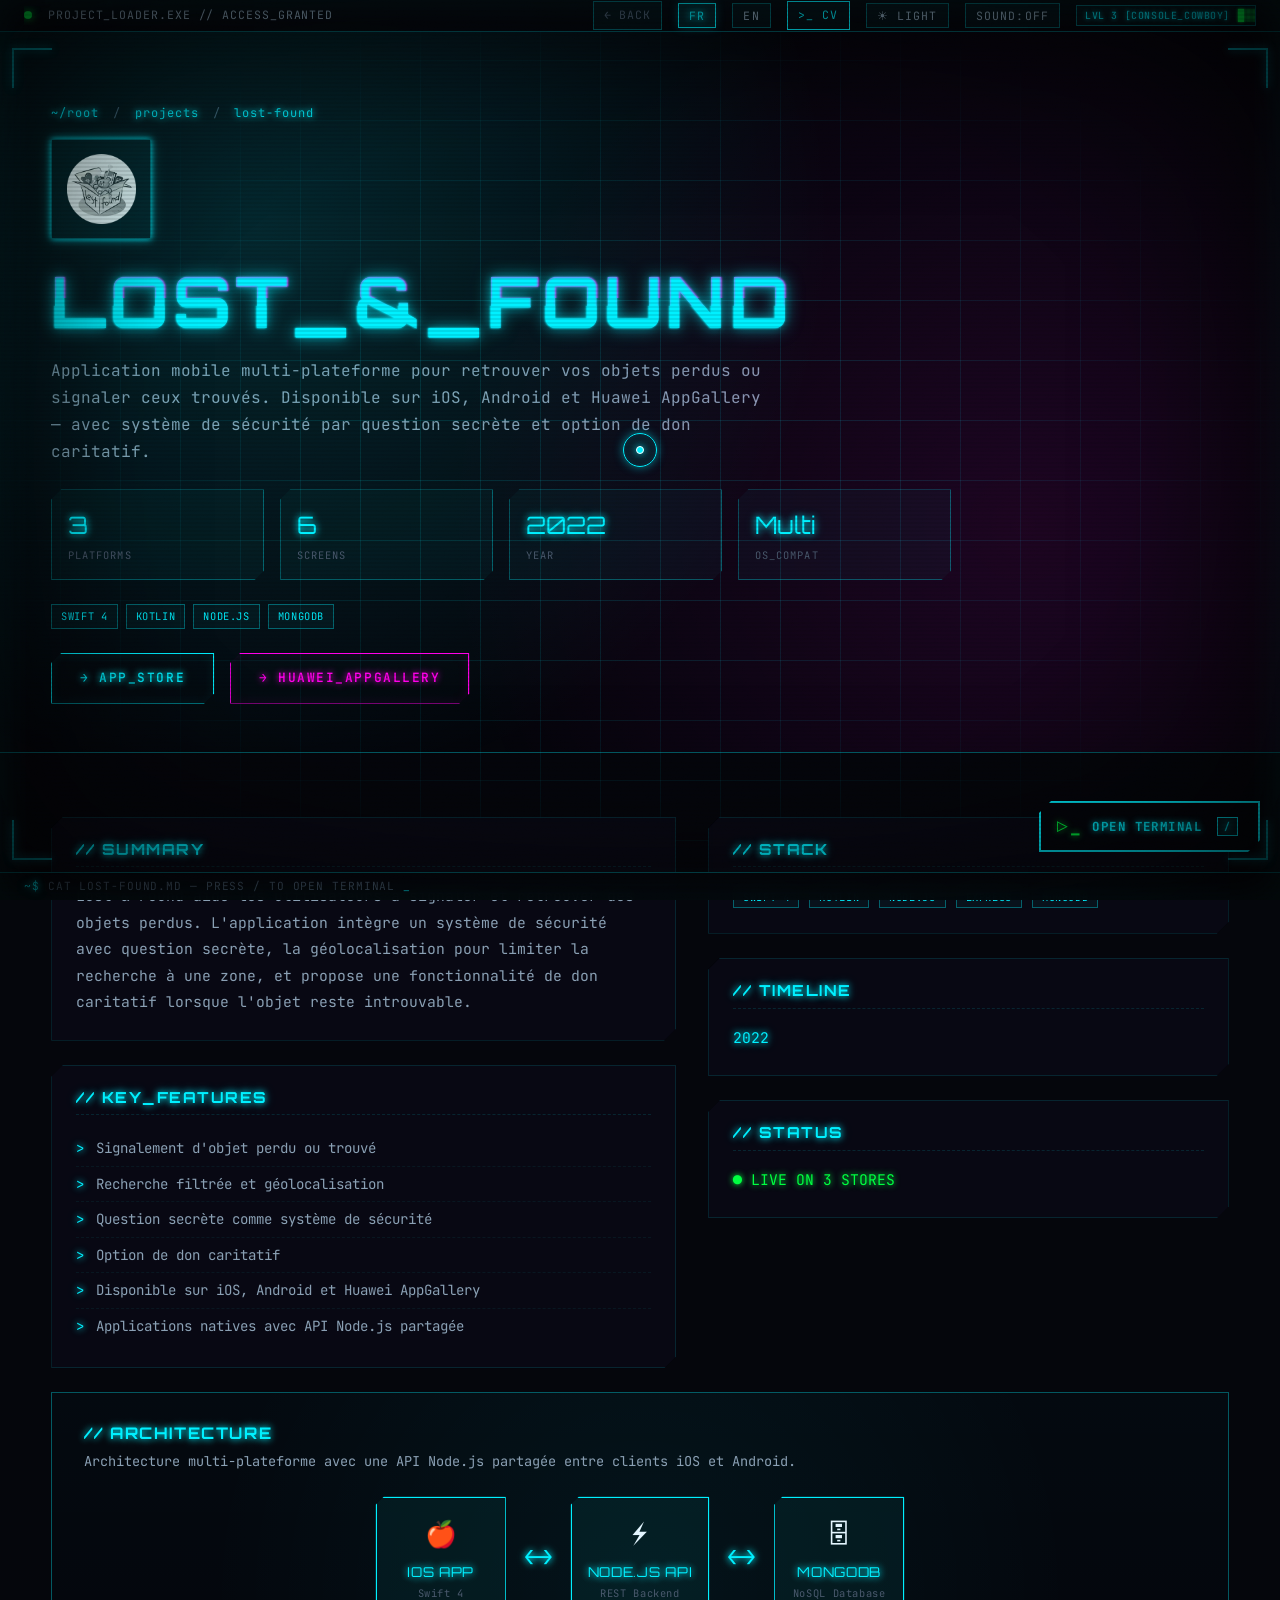
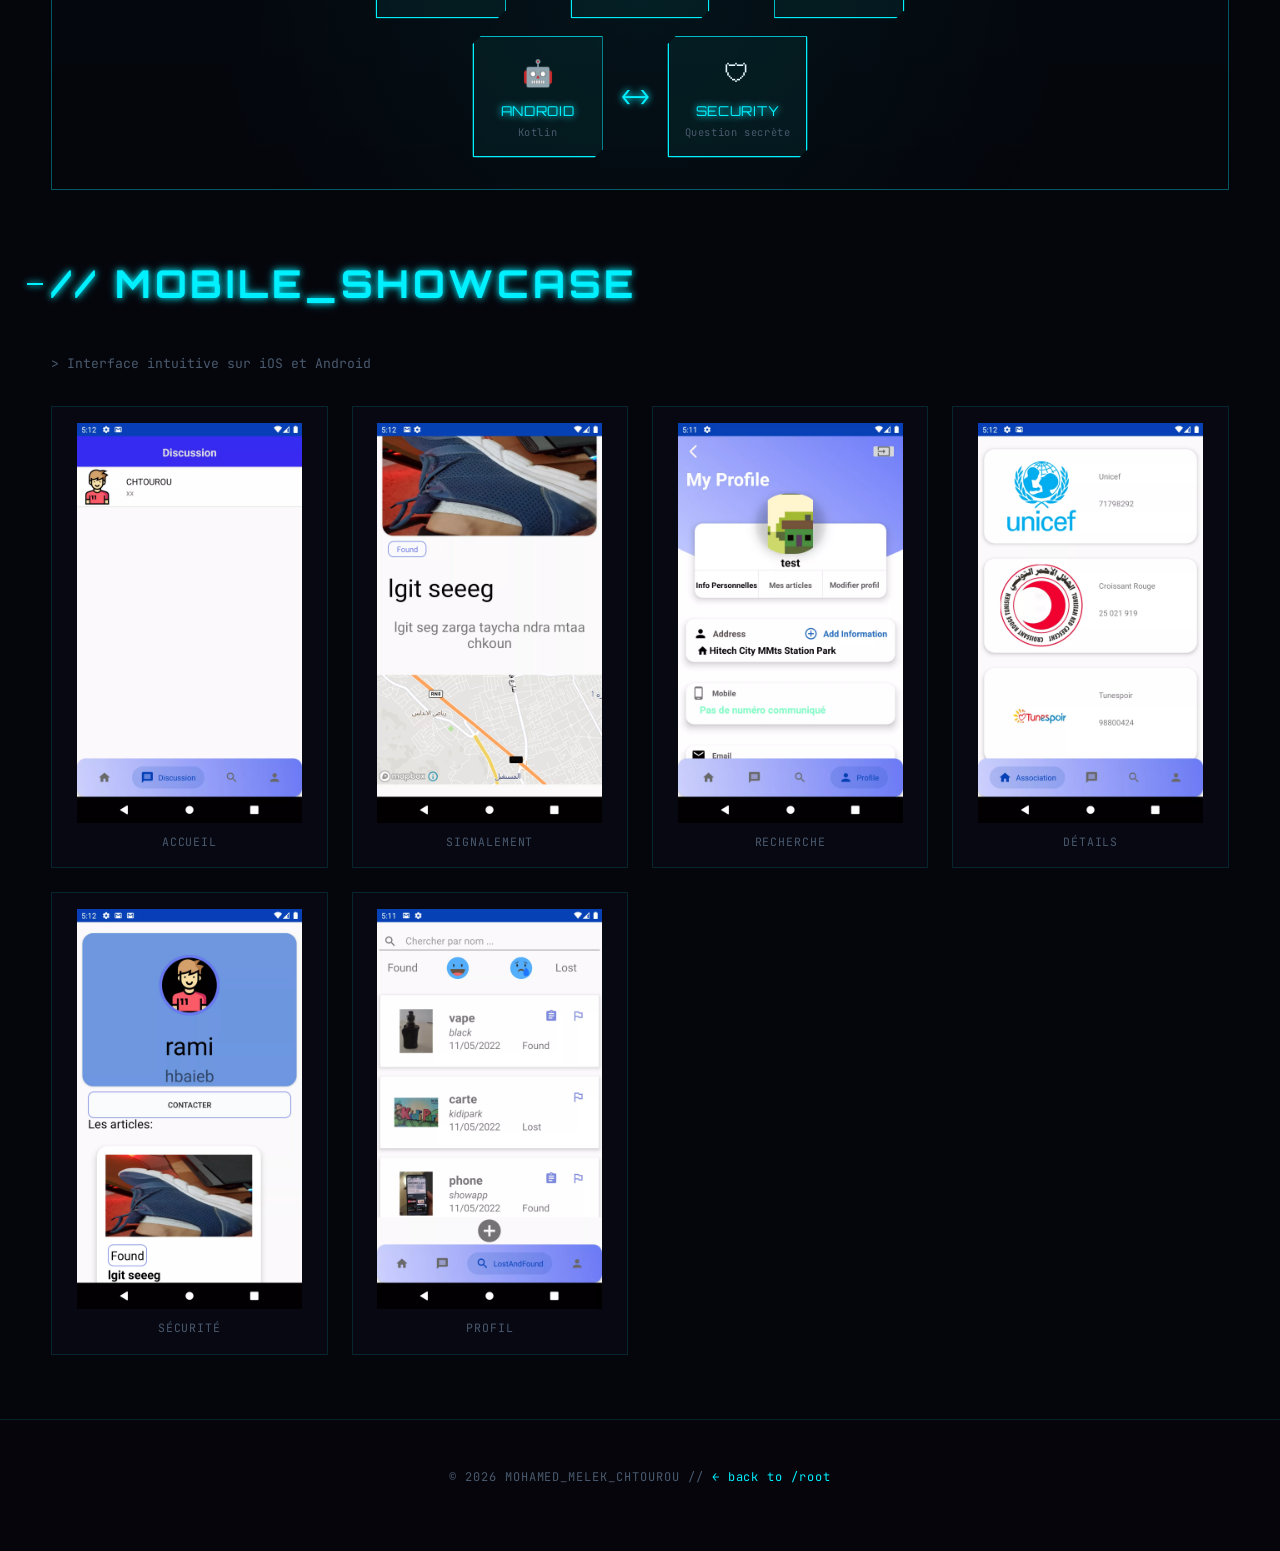
<file: projects/lost-found.html>
<!DOCTYPE html>
<html lang="fr" data-theme="">
<head>
  <meta charset="UTF-8" />
  <meta name="viewport" content="width=device-width, initial-scale=1.0, viewport-fit=cover, interactive-widget=resizes-content" />
  <meta name="google-site-verification" content="1NaVBAib9wmWtcFraGKaPpc8PTY94yaMZ6rFvMctKy8" />

  <title>Lost &amp; Found — App iOS/Android/Huawei Swift & Kotlin | Mohamed Melek Chtourou</title>
  <meta name="description" content="Lost &amp; Found : application mobile multi-plateforme pour retrouver les objets perdus. Swift, Kotlin, Node.js, MongoDB. Publiée sur iOS, Android et Huawei AppGallery. Par Mohamed Melek Chtourou, ingénieur disponible." />
  <meta name="keywords" content="Lost and Found, objets perdus, Swift, Kotlin, Node.js, MongoDB, iOS, Android, Huawei AppGallery, Mohamed Melek Chtourou, développeur mobile, portfolio" />
  <meta name="author" content="Mohamed Melek Chtourou" />
  <meta name="robots" content="index, follow, max-image-preview:large" />
  <link rel="canonical" href="https://cyber-cv.mohamedmelekchtourou.com/projects/lost-found.html" />

  <meta property="og:type" content="article" />
  <meta property="og:site_name" content="Mohamed Melek Chtourou — Portfolio" />
  <meta property="og:title" content="Lost &amp; Found — App iOS/Android/Huawei" />
  <meta property="og:description" content="Application multi-plateforme pour retrouver les objets perdus. Swift, Kotlin, Node.js, MongoDB." />
  <meta property="og:url" content="https://cyber-cv.mohamedmelekchtourou.com/projects/lost-found.html" />
  <meta property="og:image" content="https://cyber-cv.mohamedmelekchtourou.com/assets/img/portfolio/lost&found/lost&found3.webp" />
  <meta property="og:locale" content="fr_FR" />

  <meta name="twitter:card" content="summary_large_image" />
  <meta name="twitter:title" content="Lost &amp; Found — App multi-plateforme" />
  <meta name="twitter:description" content="App iOS, Android & Huawei pour retrouver les objets perdus." />
  <meta name="twitter:image" content="https://cyber-cv.mohamedmelekchtourou.com/assets/img/portfolio/lost&found/lost&found3.webp" />

  <script type="application/ld+json">
  {
    "@context": "https://schema.org",
    "@type": "SoftwareApplication",
    "name": "Lost & Found",
    "description": "Application mobile multi-plateforme pour retrouver les objets perdus. iOS, Android, Huawei AppGallery.",
    "applicationCategory": "UtilitiesApplication",
    "operatingSystem": "iOS, Android, HarmonyOS",
    "datePublished": "2022",
    "image": "https://cyber-cv.mohamedmelekchtourou.com/assets/img/portfolio/lost&found/lost&found3.webp",
    "downloadUrl": "https://apps.apple.com/tn/app/lost-and-found/id1610390783",
    "author": { "@type": "Person", "name": "Mohamed Melek Chtourou", "url": "https://cyber-cv.mohamedmelekchtourou.com/" }
  }
  </script>
  <script type="application/ld+json">
  {
    "@context": "https://schema.org",
    "@type": "BreadcrumbList",
    "itemListElement": [
      { "@type": "ListItem", "position": 1, "name": "Home", "item": "https://cyber-cv.mohamedmelekchtourou.com/" },
      { "@type": "ListItem", "position": 2, "name": "Projects", "item": "https://cyber-cv.mohamedmelekchtourou.com/#projects" },
      { "@type": "ListItem", "position": 3, "name": "Lost & Found" }
    ]
  }
  </script>

  <script src="../js/analytics.js"></script>
  <script src="../js/track.js"></script>
  <script src="../js/header.js"></script>

  <link rel="icon" href="../assets/img/portfolio/lost&found/lost&found3.webp" type="image/webp" />
  <link rel="preconnect" href="https://fonts.googleapis.com" />
  <link rel="preconnect" href="https://fonts.gstatic.com" crossorigin />
  <link href="https://fonts.googleapis.com/css2?family=JetBrains+Mono:wght@400;500;700&family=Orbitron:wght@400;600;800;900&family=Share+Tech+Mono&display=swap" rel="stylesheet" />

  <link rel="stylesheet" href="../css/main.css" />
  <link rel="stylesheet" href="../css/cyberpunk.css" />
  <link rel="stylesheet" href="../css/animations.css" />
  <link rel="stylesheet" href="../css/games.css" />
</head>
<body>

  <canvas id="matrix-canvas" class="matrix-canvas"></canvas>
  <div class="scanlines"></div>
  <div class="crt-vignette"></div>
  <div class="noise"></div>
  <div class="vhs-bar"></div>

  <div class="hud-brackets">
    <div class="bracket bracket-tl"></div>
    <div class="bracket bracket-tr"></div>
    <div class="bracket bracket-bl"></div>
    <div class="bracket bracket-br"></div>
  </div>

  <header class="status-bar" role="banner" aria-label="Status bar">
    <div class="status-left">
      <span class="status-dot"></span>
      <span>PROJECT_LOADER.EXE // ACCESS_GRANTED</span>
    </div>
    <div class="status-right">
      <a href="../index.html" style="color:var(--text-muted);font-family:var(--font-mono);font-size:0.72rem;letter-spacing:0.08em;text-transform:uppercase;text-decoration:none;padding:4px 10px;border:1px solid var(--border-glow);background:rgba(0,240,255,0.04);transition:all 0.2s;">&larr; BACK</a>
      <button data-lang="fr" aria-label="Switch to French">FR</button>
      <button data-lang="en" aria-label="Switch to English">EN</button>
      <a href="../cv.html" class="status-cv-link" aria-label="View CV">&gt;_ CV</a>
      <button id="theme-toggle" aria-label="Toggle light/dark mode">☀ LIGHT</button>
      <button id="sound-toggle" aria-label="Toggle sound effects">SOUND:OFF</button>
    </div>
  </header>

  <main>
  <section class="project-hero">
    <div class="container">
      <p class="ph-breadcrumb">
        <a href="../index.html">~/root</a>
        <span class="sep">/</span>
        <a href="../index.html#projects">projects</a>
        <span class="sep">/</span>
        <span style="color:var(--neon-primary);text-shadow:var(--glow-sm);">lost-found</span>
      </p>

      <div class="ph-logo">
        <img src="../assets/img/portfolio/lost&found/lost&found3.webp" alt="Lost & Found" />
      </div>

      <h1 class="ph-title glitch" data-text="LOST_&_FOUND">LOST_&amp;_FOUND</h1>
      <p class="ph-subtitle">
        Application mobile multi-plateforme pour retrouver vos objets perdus ou signaler ceux trouvés. Disponible sur iOS, Android et Huawei AppGallery — avec système de sécurité par question secrète et option de don caritatif.
      </p>

      <div class="ph-stats">
        <div class="ph-stat">
          <span class="ph-stat-num">3</span>
          <span class="ph-stat-label">PLATFORMS</span>
        </div>
        <div class="ph-stat">
          <span class="ph-stat-num">6</span>
          <span class="ph-stat-label">SCREENS</span>
        </div>
        <div class="ph-stat">
          <span class="ph-stat-num">2022</span>
          <span class="ph-stat-label">YEAR</span>
        </div>
        <div class="ph-stat">
          <span class="ph-stat-num">Multi</span>
          <span class="ph-stat-label">OS_COMPAT</span>
        </div>
      </div>

      <div class="ph-techs">
        <span class="tech-chip">Swift 4</span>
        <span class="tech-chip">Kotlin</span>
        <span class="tech-chip">Node.js</span>
        <span class="tech-chip">MongoDB</span>
      </div>

      <div class="ph-actions">
        <a href="https://apps.apple.com/tn/app/lost-and-found/id1610390783?l=fr" target="_blank" rel="noopener" class="btn-cyber">→ App_Store</a>
        <a href="https://appgallery.huawei.com/app/C106259947" target="_blank" rel="noopener" class="btn-cyber btn-magenta">→ Huawei_AppGallery</a>
      </div>
    </div>
  </section>

  <section class="proj-section">
    <div class="container">
      <div class="proj-grid">
        <div>
          <div class="info-card reveal">
            <h3>// SUMMARY</h3>
            <p>
              Lost &amp; Found aide les utilisateurs à signaler et retrouver des objets perdus. L'application intègre un système de sécurité avec question secrète, la géolocalisation pour limiter la recherche à une zone, et propose une fonctionnalité de don caritatif lorsque l'objet reste introuvable.
            </p>
          </div>
          <div class="info-card reveal">
            <h4>// KEY_FEATURES</h4>
            <ul>
              <li>Signalement d'objet perdu ou trouvé</li>
              <li>Recherche filtrée et géolocalisation</li>
              <li>Question secrète comme système de sécurité</li>
              <li>Option de don caritatif</li>
              <li>Disponible sur iOS, Android et Huawei AppGallery</li>
              <li>Applications natives avec API Node.js partagée</li>
            </ul>
          </div>
        </div>

        <div>
          <div class="info-card reveal">
            <h4>// STACK</h4>
            <div>
              <span class="tech-chip">Swift 4</span>
              <span class="tech-chip">Kotlin</span>
              <span class="tech-chip">Node.js</span>
              <span class="tech-chip">Express</span>
              <span class="tech-chip">MongoDB</span>
            </div>
          </div>
          <div class="info-card reveal">
            <h4>// TIMELINE</h4>
            <p style="font-family:var(--font-mono);color:var(--neon-primary);text-shadow:var(--glow-sm);">2022</p>
          </div>
          <div class="info-card reveal">
            <h4>// STATUS</h4>
            <p style="color:var(--neon-accent);text-shadow:0 0 6px var(--neon-accent);">● LIVE ON 3 STORES</p>
          </div>
        </div>
      </div>

      <div class="arch reveal">
        <h4 style="color:var(--neon-primary);text-shadow:var(--glow-sm);letter-spacing:0.1em;">// ARCHITECTURE</h4>
        <p style="color:var(--text-secondary);font-family:var(--font-mono);font-size:0.85rem;margin-top:8px;">Architecture multi-plateforme avec une API Node.js partagée entre clients iOS et Android.</p>
        <div class="arch-diagram">
          <div class="arch-node">
            <span class="icon">🍎</span>
            <div class="title">iOS App</div>
            <div class="sub">Swift 4</div>
          </div>
          <div class="arch-arrow">⟷</div>
          <div class="arch-node">
            <span class="icon">⚡</span>
            <div class="title">Node.js API</div>
            <div class="sub">REST Backend</div>
          </div>
          <div class="arch-arrow">⟷</div>
          <div class="arch-node">
            <span class="icon">🗄</span>
            <div class="title">MongoDB</div>
            <div class="sub">NoSQL Database</div>
          </div>
        </div>
        <div class="arch-diagram" style="margin-top:18px;">
          <div class="arch-node">
            <span class="icon">🤖</span>
            <div class="title">Android</div>
            <div class="sub">Kotlin</div>
          </div>
          <div class="arch-arrow">⟷</div>
          <div class="arch-node">
            <span class="icon">🛡</span>
            <div class="title">Security</div>
            <div class="sub">Question secrète</div>
          </div>
        </div>
      </div>

      <h2 class="section-title reveal" style="margin-top:var(--s5);">// MOBILE_SHOWCASE</h2>
      <p class="reveal" style="color:var(--text-muted);font-family:var(--font-mono);font-size:0.82rem;margin-bottom:var(--s3);">&gt; Interface intuitive sur iOS et Android</p>

      <div class="gallery">
        <div class="gallery-item" data-img="../assets/img/portfolio/lost&found/lost1.webp">
          <img src="../assets/img/portfolio/lost&found/lost1.webp" alt="Accueil" loading="lazy" />
          <div class="gallery-label">ACCUEIL</div>
        </div>
        <div class="gallery-item" data-img="../assets/img/portfolio/lost&found/lost2.webp">
          <img src="../assets/img/portfolio/lost&found/lost2.webp" alt="Signalement" loading="lazy" />
          <div class="gallery-label">SIGNALEMENT</div>
        </div>
        <div class="gallery-item" data-img="../assets/img/portfolio/lost&found/lost3.webp">
          <img src="../assets/img/portfolio/lost&found/lost3.webp" alt="Recherche" loading="lazy" />
          <div class="gallery-label">RECHERCHE</div>
        </div>
        <div class="gallery-item" data-img="../assets/img/portfolio/lost&found/lost4.webp">
          <img src="../assets/img/portfolio/lost&found/lost4.webp" alt="Détails" loading="lazy" />
          <div class="gallery-label">DÉTAILS</div>
        </div>
        <div class="gallery-item" data-img="../assets/img/portfolio/lost&found/lost5.webp">
          <img src="../assets/img/portfolio/lost&found/lost5.webp" alt="Sécurité" loading="lazy" />
          <div class="gallery-label">SÉCURITÉ</div>
        </div>
        <div class="gallery-item" data-img="../assets/img/portfolio/lost&found/lost6.webp">
          <img src="../assets/img/portfolio/lost&found/lost6.webp" alt="Profil" loading="lazy" />
          <div class="gallery-label">PROFIL</div>
        </div>
      </div>
    </div>
  </section>
  </main>

  <footer>
    <div class="container">
      <p class="footer-text">&copy; <span id="year"></span> MOHAMED_MELEK_CHTOUROU // <a href="../index.html" style="color:var(--neon-primary);">← back to /root</a></p>
    </div>
  </footer>

  <div class="bottom-bar">
    <span class="prompt">~$</span>
    <span>cat lost-found.md — press / to open terminal</span>
    <span class="blink">_</span>
  </div>

  <div class="g-modal" id="g-modal">
    <button class="g-close">✕</button>
    <button class="g-nav g-prev">❮</button>
    <img src="[data-uri]" alt="" />
    <button class="g-nav g-next">❯</button>
  </div>

  <div id="term-modal" class="term-modal">
    <div class="term-modal-inner">
      <div class="term-modal-head">
        <div class="dots"><span class="dot r"></span><span class="dot y"></span><span class="dot g"></span></div>
        <span class="t-title">root@chtourou.sh</span>
        <button class="t-close">✕</button>
      </div>
      <div class="term-modal-body"></div>
      <div class="term-input-wrap">
        <span class="p">root@chtourou:~$</span>
        <input type="text" id="term-input" autocomplete="off" spellcheck="false" />
        <span class="caret">_</span>
      </div>
    </div>
  </div>

  <script src="../js/cursor.js"></script>
  <script src="../js/i18n.js"></script>
  <script src="../js/sound.js"></script>
  <script src="../js/matrix-rain.js"></script>
  <script src="../js/fx.js"></script>
  <script src="../js/mode.js"></script>
  <script src="../js/glitch.js"></script>
  <script src="../js/vfs.js"></script>
  <script src="../js/chip.js"></script>
  <script src="../js/ctf.js"></script>
  <script src="../js/xp.js"></script>
  <script src="../js/games.js"></script>
  <script src="../js/voight-kampff.js"></script>
  <script src="../js/ai-chat.js"></script>
  <script src="../js/terminal.js"></script>
  <script src="../js/easter-eggs.js"></script>
  <script src="../js/project-page.js"></script>
</body>
</html>
</file>
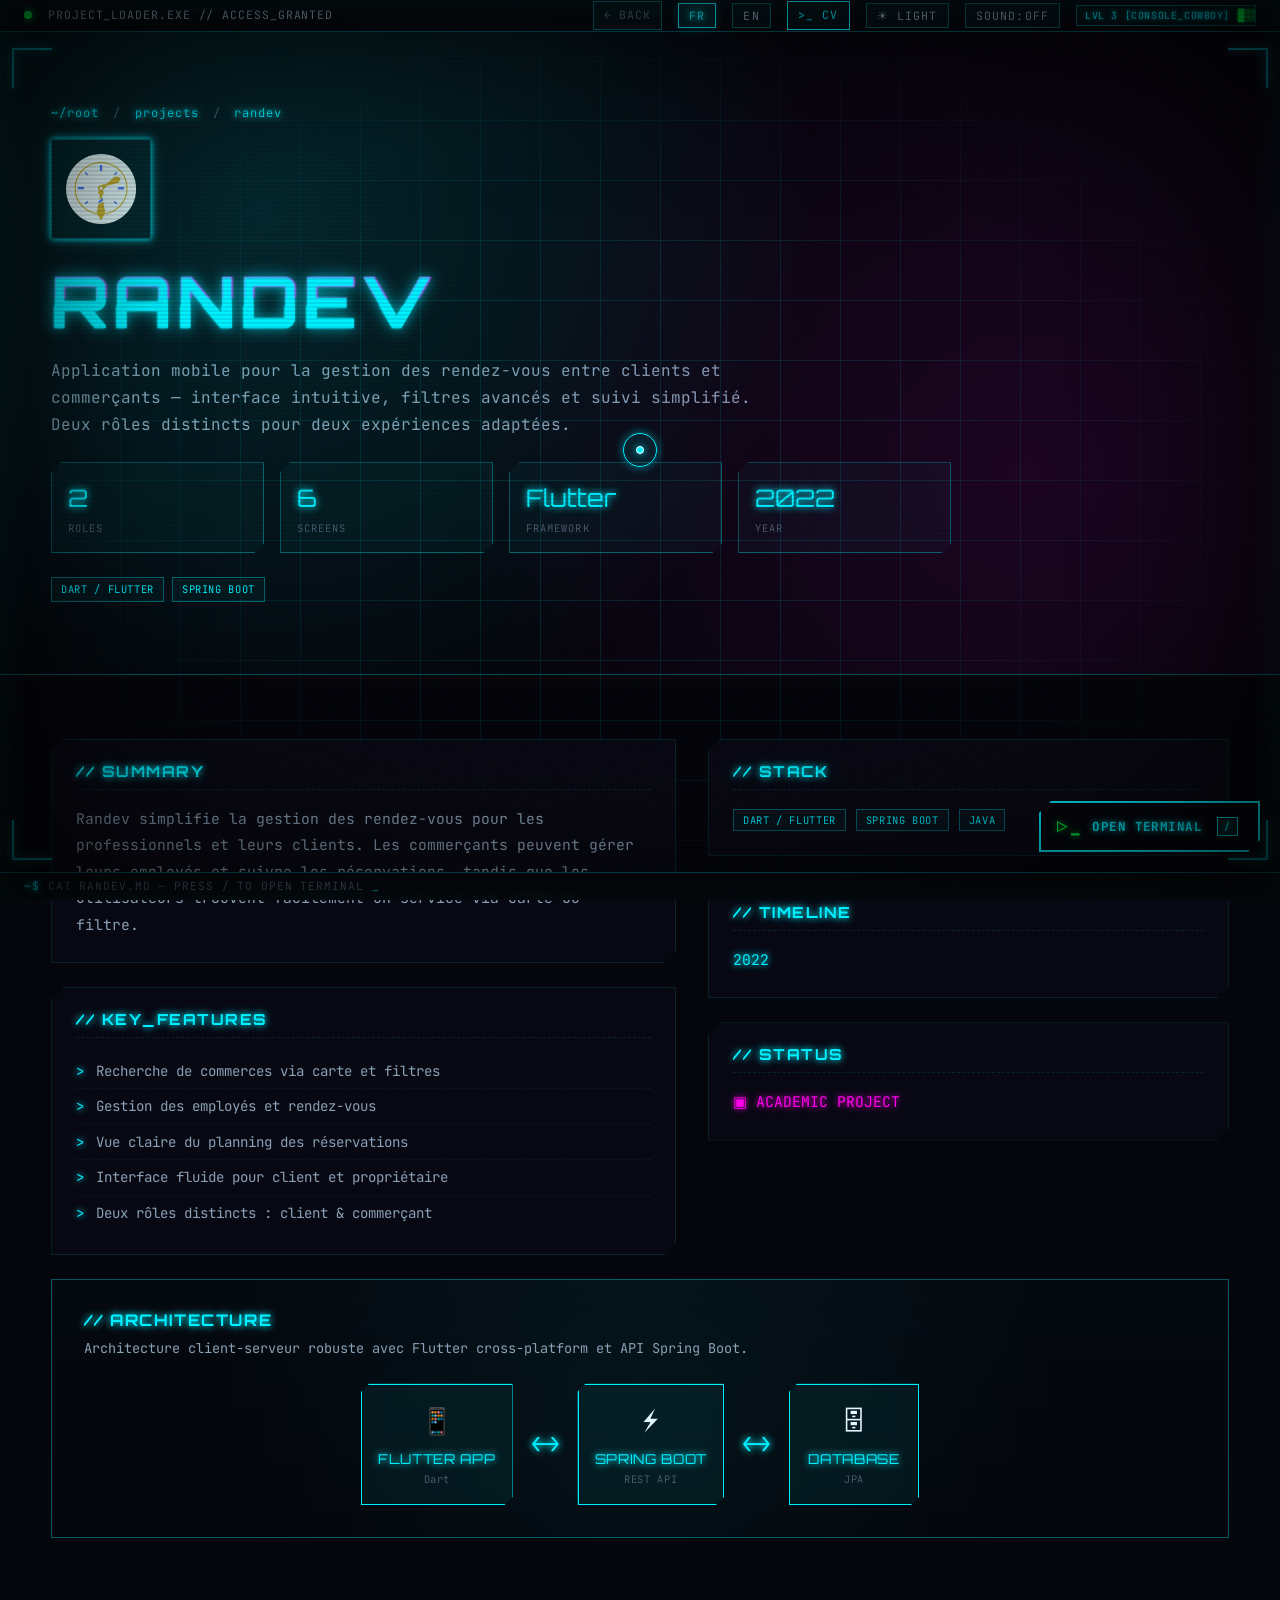
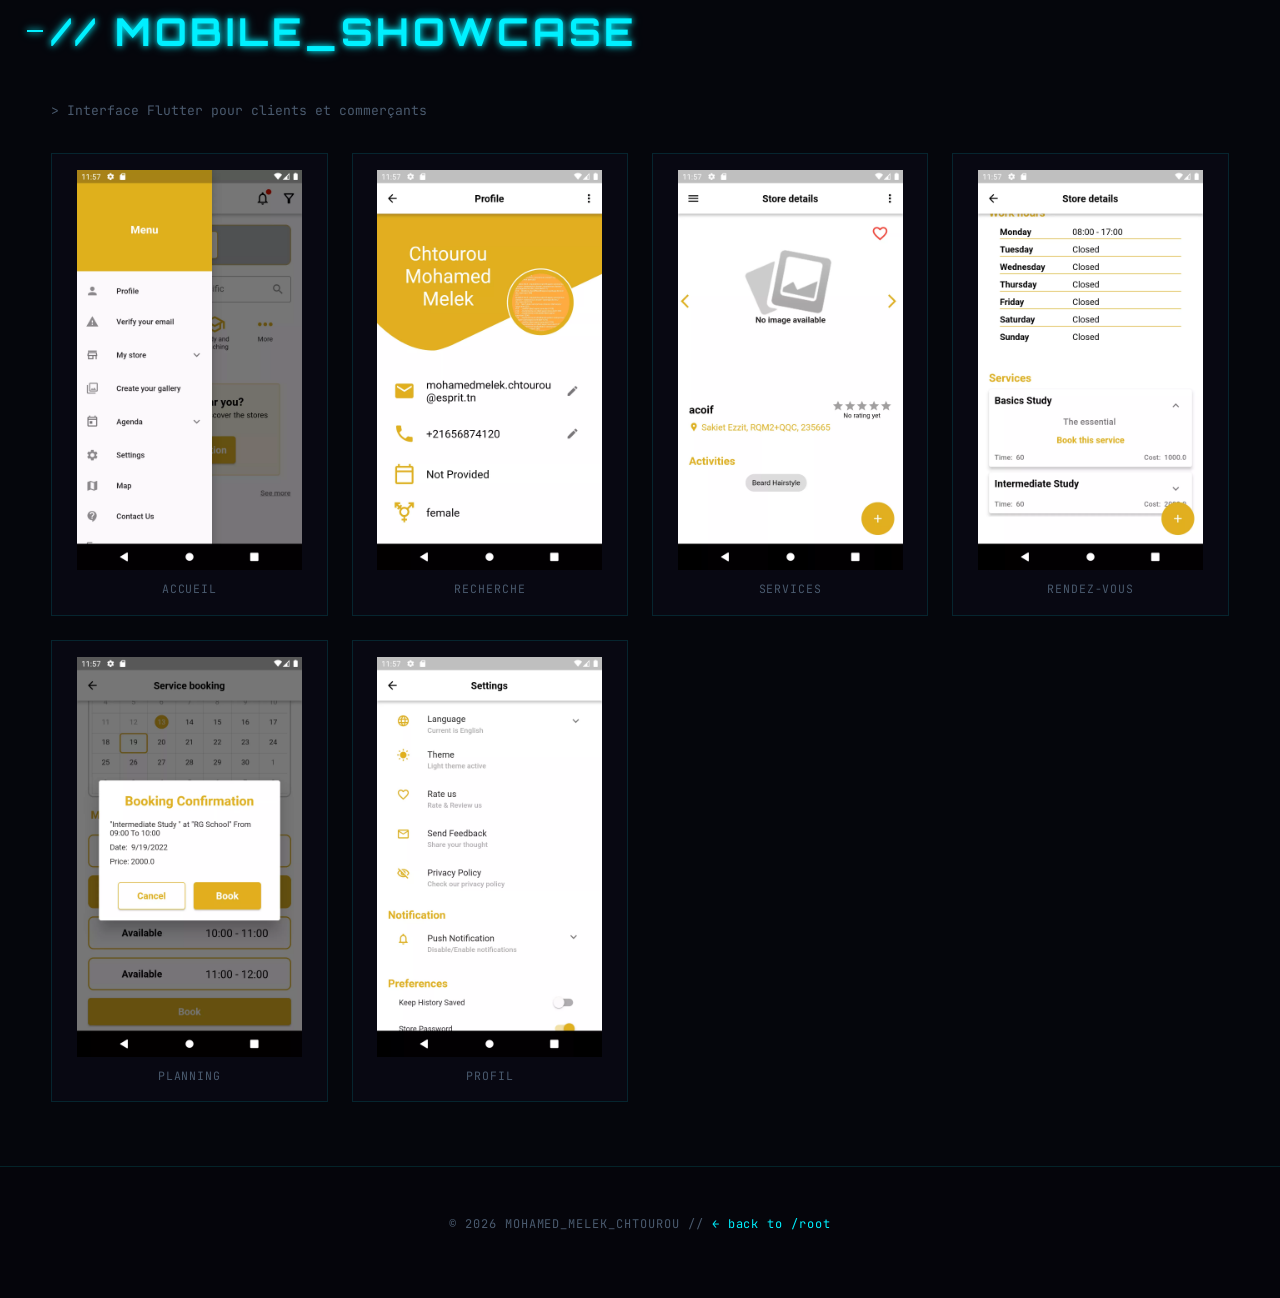
<file: projects/randev.html>
<!DOCTYPE html>
<html lang="fr" data-theme="">
<head>
  <meta charset="UTF-8" />
  <meta name="viewport" content="width=device-width, initial-scale=1.0, viewport-fit=cover, interactive-widget=resizes-content" />
  <meta name="google-site-verification" content="1NaVBAib9wmWtcFraGKaPpc8PTY94yaMZ6rFvMctKy8" />

  <title>Randev — App B2B Flutter + Spring Boot | Mohamed Melek Chtourou</title>
  <meta name="description" content="Randev : application B2B de gestion de rendez-vous entre clients et commerçants. Flutter mobile + Spring Boot backend. Deux rôles, carte interactive, planning. Par Mohamed Melek Chtourou." />
  <meta name="keywords" content="Randev, gestion rendez-vous, B2B, Flutter, Spring Boot, Java, application mobile, Mohamed Melek Chtourou, portfolio, développeur" />
  <meta name="author" content="Mohamed Melek Chtourou" />
  <meta name="robots" content="index, follow, max-image-preview:large" />
  <link rel="canonical" href="https://cyber-cv.mohamedmelekchtourou.com/projects/randev.html" />

  <meta property="og:type" content="article" />
  <meta property="og:site_name" content="Mohamed Melek Chtourou — Portfolio" />
  <meta property="og:title" content="Randev — B2B Flutter + Spring Boot" />
  <meta property="og:description" content="Gestion de rendez-vous B2B. Flutter mobile + Spring Boot backend. Deux rôles, planning intuitif." />
  <meta property="og:url" content="https://cyber-cv.mohamedmelekchtourou.com/projects/randev.html" />
  <meta property="og:image" content="https://cyber-cv.mohamedmelekchtourou.com/assets/img/portfolio/randev/randev.webp" />
  <meta property="og:locale" content="fr_FR" />

  <meta name="twitter:card" content="summary_large_image" />
  <meta name="twitter:title" content="Randev — B2B Flutter + Spring Boot" />
  <meta name="twitter:description" content="Gestion de rendez-vous B2B. Flutter + Spring Boot." />
  <meta name="twitter:image" content="https://cyber-cv.mohamedmelekchtourou.com/assets/img/portfolio/randev/randev.webp" />

  <script type="application/ld+json">
  {
    "@context": "https://schema.org",
    "@type": "SoftwareApplication",
    "name": "Randev",
    "description": "Application de gestion de rendez-vous B2B entre clients et commerçants. Flutter + Spring Boot.",
    "applicationCategory": "BusinessApplication",
    "operatingSystem": "iOS, Android",
    "datePublished": "2022",
    "image": "https://cyber-cv.mohamedmelekchtourou.com/assets/img/portfolio/randev/randev.webp",
    "author": { "@type": "Person", "name": "Mohamed Melek Chtourou", "url": "https://cyber-cv.mohamedmelekchtourou.com/" }
  }
  </script>
  <script type="application/ld+json">
  {
    "@context": "https://schema.org",
    "@type": "BreadcrumbList",
    "itemListElement": [
      { "@type": "ListItem", "position": 1, "name": "Home", "item": "https://cyber-cv.mohamedmelekchtourou.com/" },
      { "@type": "ListItem", "position": 2, "name": "Projects", "item": "https://cyber-cv.mohamedmelekchtourou.com/#projects" },
      { "@type": "ListItem", "position": 3, "name": "Randev" }
    ]
  }
  </script>

  <script src="../js/analytics.js"></script>
  <script src="../js/track.js"></script>
  <script src="../js/header.js"></script>

  <link rel="icon" href="../assets/img/portfolio/randev/randev.webp" type="image/webp" />
  <link rel="preconnect" href="https://fonts.googleapis.com" />
  <link rel="preconnect" href="https://fonts.gstatic.com" crossorigin />
  <link href="https://fonts.googleapis.com/css2?family=JetBrains+Mono:wght@400;500;700&family=Orbitron:wght@400;600;800;900&family=Share+Tech+Mono&display=swap" rel="stylesheet" />

  <link rel="stylesheet" href="../css/main.css" />
  <link rel="stylesheet" href="../css/cyberpunk.css" />
  <link rel="stylesheet" href="../css/animations.css" />
  <link rel="stylesheet" href="../css/games.css" />
</head>
<body>

  <canvas id="matrix-canvas" class="matrix-canvas"></canvas>
  <div class="scanlines"></div>
  <div class="crt-vignette"></div>
  <div class="noise"></div>
  <div class="vhs-bar"></div>

  <div class="hud-brackets">
    <div class="bracket bracket-tl"></div>
    <div class="bracket bracket-tr"></div>
    <div class="bracket bracket-bl"></div>
    <div class="bracket bracket-br"></div>
  </div>

  <header class="status-bar" role="banner" aria-label="Status bar">
    <div class="status-left">
      <span class="status-dot"></span>
      <span>PROJECT_LOADER.EXE // ACCESS_GRANTED</span>
    </div>
    <div class="status-right">
      <a href="../index.html" style="color:var(--text-muted);font-family:var(--font-mono);font-size:0.72rem;letter-spacing:0.08em;text-transform:uppercase;text-decoration:none;padding:4px 10px;border:1px solid var(--border-glow);background:rgba(0,240,255,0.04);transition:all 0.2s;">&larr; BACK</a>
      <button data-lang="fr" aria-label="Switch to French">FR</button>
      <button data-lang="en" aria-label="Switch to English">EN</button>
      <a href="../cv.html" class="status-cv-link" aria-label="View CV">&gt;_ CV</a>
      <button id="theme-toggle" aria-label="Toggle light/dark mode">☀ LIGHT</button>
      <button id="sound-toggle" aria-label="Toggle sound effects">SOUND:OFF</button>
    </div>
  </header>

  <main>
  <section class="project-hero">
    <div class="container">
      <p class="ph-breadcrumb">
        <a href="../index.html">~/root</a>
        <span class="sep">/</span>
        <a href="../index.html#projects">projects</a>
        <span class="sep">/</span>
        <span style="color:var(--neon-primary);text-shadow:var(--glow-sm);">randev</span>
      </p>

      <div class="ph-logo">
        <img src="../assets/img/portfolio/randev/randev.webp" alt="Randev" />
      </div>

      <h1 class="ph-title glitch" data-text="RANDEV">RANDEV</h1>
      <p class="ph-subtitle">
        Application mobile pour la gestion des rendez-vous entre clients et commerçants — interface intuitive, filtres avancés et suivi simplifié. Deux rôles distincts pour deux expériences adaptées.
      </p>

      <div class="ph-stats">
        <div class="ph-stat"><span class="ph-stat-num">2</span><span class="ph-stat-label">ROLES</span></div>
        <div class="ph-stat"><span class="ph-stat-num">6</span><span class="ph-stat-label">SCREENS</span></div>
        <div class="ph-stat"><span class="ph-stat-num">Flutter</span><span class="ph-stat-label">FRAMEWORK</span></div>
        <div class="ph-stat"><span class="ph-stat-num">2022</span><span class="ph-stat-label">YEAR</span></div>
      </div>

      <div class="ph-techs">
        <span class="tech-chip">Dart / Flutter</span>
        <span class="tech-chip">Spring Boot</span>
      </div>
    </div>
  </section>

  <section class="proj-section">
    <div class="container">
      <div class="proj-grid">
        <div>
          <div class="info-card reveal">
            <h3>// SUMMARY</h3>
            <p>
              Randev simplifie la gestion des rendez-vous pour les professionnels et leurs clients. Les commerçants peuvent gérer leurs employés et suivre les réservations, tandis que les utilisateurs trouvent facilement un service via carte ou filtre.
            </p>
          </div>
          <div class="info-card reveal">
            <h4>// KEY_FEATURES</h4>
            <ul>
              <li>Recherche de commerces via carte et filtres</li>
              <li>Gestion des employés et rendez-vous</li>
              <li>Vue claire du planning des réservations</li>
              <li>Interface fluide pour client et propriétaire</li>
              <li>Deux rôles distincts : client &amp; commerçant</li>
            </ul>
          </div>
        </div>

        <div>
          <div class="info-card reveal">
            <h4>// STACK</h4>
            <div>
              <span class="tech-chip">Dart / Flutter</span>
              <span class="tech-chip">Spring Boot</span>
              <span class="tech-chip">Java</span>
            </div>
          </div>
          <div class="info-card reveal">
            <h4>// TIMELINE</h4>
            <p style="font-family:var(--font-mono);color:var(--neon-primary);text-shadow:var(--glow-sm);">2022</p>
          </div>
          <div class="info-card reveal">
            <h4>// STATUS</h4>
            <p style="color:var(--neon-secondary);text-shadow:0 0 6px var(--neon-secondary);">▣ ACADEMIC PROJECT</p>
          </div>
        </div>
      </div>

      <div class="arch reveal">
        <h4 style="color:var(--neon-primary);text-shadow:var(--glow-sm);letter-spacing:0.1em;">// ARCHITECTURE</h4>
        <p style="color:var(--text-secondary);font-family:var(--font-mono);font-size:0.85rem;margin-top:8px;">Architecture client-serveur robuste avec Flutter cross-platform et API Spring Boot.</p>
        <div class="arch-diagram">
          <div class="arch-node"><span class="icon">📱</span><div class="title">Flutter App</div><div class="sub">Dart</div></div>
          <div class="arch-arrow">⟷</div>
          <div class="arch-node"><span class="icon">⚡</span><div class="title">Spring Boot</div><div class="sub">REST API</div></div>
          <div class="arch-arrow">⟷</div>
          <div class="arch-node"><span class="icon">🗄</span><div class="title">Database</div><div class="sub">JPA</div></div>
        </div>
      </div>

      <h2 class="section-title reveal" style="margin-top:var(--s5);">// MOBILE_SHOWCASE</h2>
      <p class="reveal" style="color:var(--text-muted);font-family:var(--font-mono);font-size:0.82rem;margin-bottom:var(--s3);">&gt; Interface Flutter pour clients et commerçants</p>

      <div class="gallery">
        <div class="gallery-item" data-img="../assets/img/portfolio/randev/randev1.webp"><img src="../assets/img/portfolio/randev/randev1.webp" alt="Accueil" loading="lazy" /><div class="gallery-label">ACCUEIL</div></div>
        <div class="gallery-item" data-img="../assets/img/portfolio/randev/randev2.webp"><img src="../assets/img/portfolio/randev/randev2.webp" alt="Recherche" loading="lazy" /><div class="gallery-label">RECHERCHE</div></div>
        <div class="gallery-item" data-img="../assets/img/portfolio/randev/randev3.webp"><img src="../assets/img/portfolio/randev/randev3.webp" alt="Services" loading="lazy" /><div class="gallery-label">SERVICES</div></div>
        <div class="gallery-item" data-img="../assets/img/portfolio/randev/randev4.webp"><img src="../assets/img/portfolio/randev/randev4.webp" alt="Rendez-vous" loading="lazy" /><div class="gallery-label">RENDEZ-VOUS</div></div>
        <div class="gallery-item" data-img="../assets/img/portfolio/randev/randev5.webp"><img src="../assets/img/portfolio/randev/randev5.webp" alt="Planning" loading="lazy" /><div class="gallery-label">PLANNING</div></div>
        <div class="gallery-item" data-img="../assets/img/portfolio/randev/randev6.webp"><img src="../assets/img/portfolio/randev/randev6.webp" alt="Profil" loading="lazy" /><div class="gallery-label">PROFIL</div></div>
      </div>
    </div>
  </section>
  </main>

  <footer>
    <div class="container">
      <p class="footer-text">&copy; <span id="year"></span> MOHAMED_MELEK_CHTOUROU // <a href="../index.html" style="color:var(--neon-primary);">← back to /root</a></p>
    </div>
  </footer>

  <div class="bottom-bar">
    <span class="prompt">~$</span>
    <span>cat randev.md — press / to open terminal</span>
    <span class="blink">_</span>
  </div>

  <div class="g-modal" id="g-modal">
    <button class="g-close">✕</button>
    <button class="g-nav g-prev">❮</button>
    <img src="[data-uri]" alt="" />
    <button class="g-nav g-next">❯</button>
  </div>

  <div id="term-modal" class="term-modal">
    <div class="term-modal-inner">
      <div class="term-modal-head">
        <div class="dots"><span class="dot r"></span><span class="dot y"></span><span class="dot g"></span></div>
        <span class="t-title">root@chtourou.sh</span>
        <button class="t-close">✕</button>
      </div>
      <div class="term-modal-body"></div>
      <div class="term-input-wrap">
        <span class="p">root@chtourou:~$</span>
        <input type="text" id="term-input" autocomplete="off" spellcheck="false" />
        <span class="caret">_</span>
      </div>
    </div>
  </div>

  <script src="../js/cursor.js"></script>
  <script src="../js/i18n.js"></script>
  <script src="../js/sound.js"></script>
  <script src="../js/matrix-rain.js"></script>
  <script src="../js/fx.js"></script>
  <script src="../js/mode.js"></script>
  <script src="../js/glitch.js"></script>
  <script src="../js/vfs.js"></script>
  <script src="../js/chip.js"></script>
  <script src="../js/ctf.js"></script>
  <script src="../js/xp.js"></script>
  <script src="../js/games.js"></script>
  <script src="../js/voight-kampff.js"></script>
  <script src="../js/ai-chat.js"></script>
  <script src="../js/terminal.js"></script>
  <script src="../js/easter-eggs.js"></script>
  <script src="../js/project-page.js"></script>
</body>
</html>
</file>
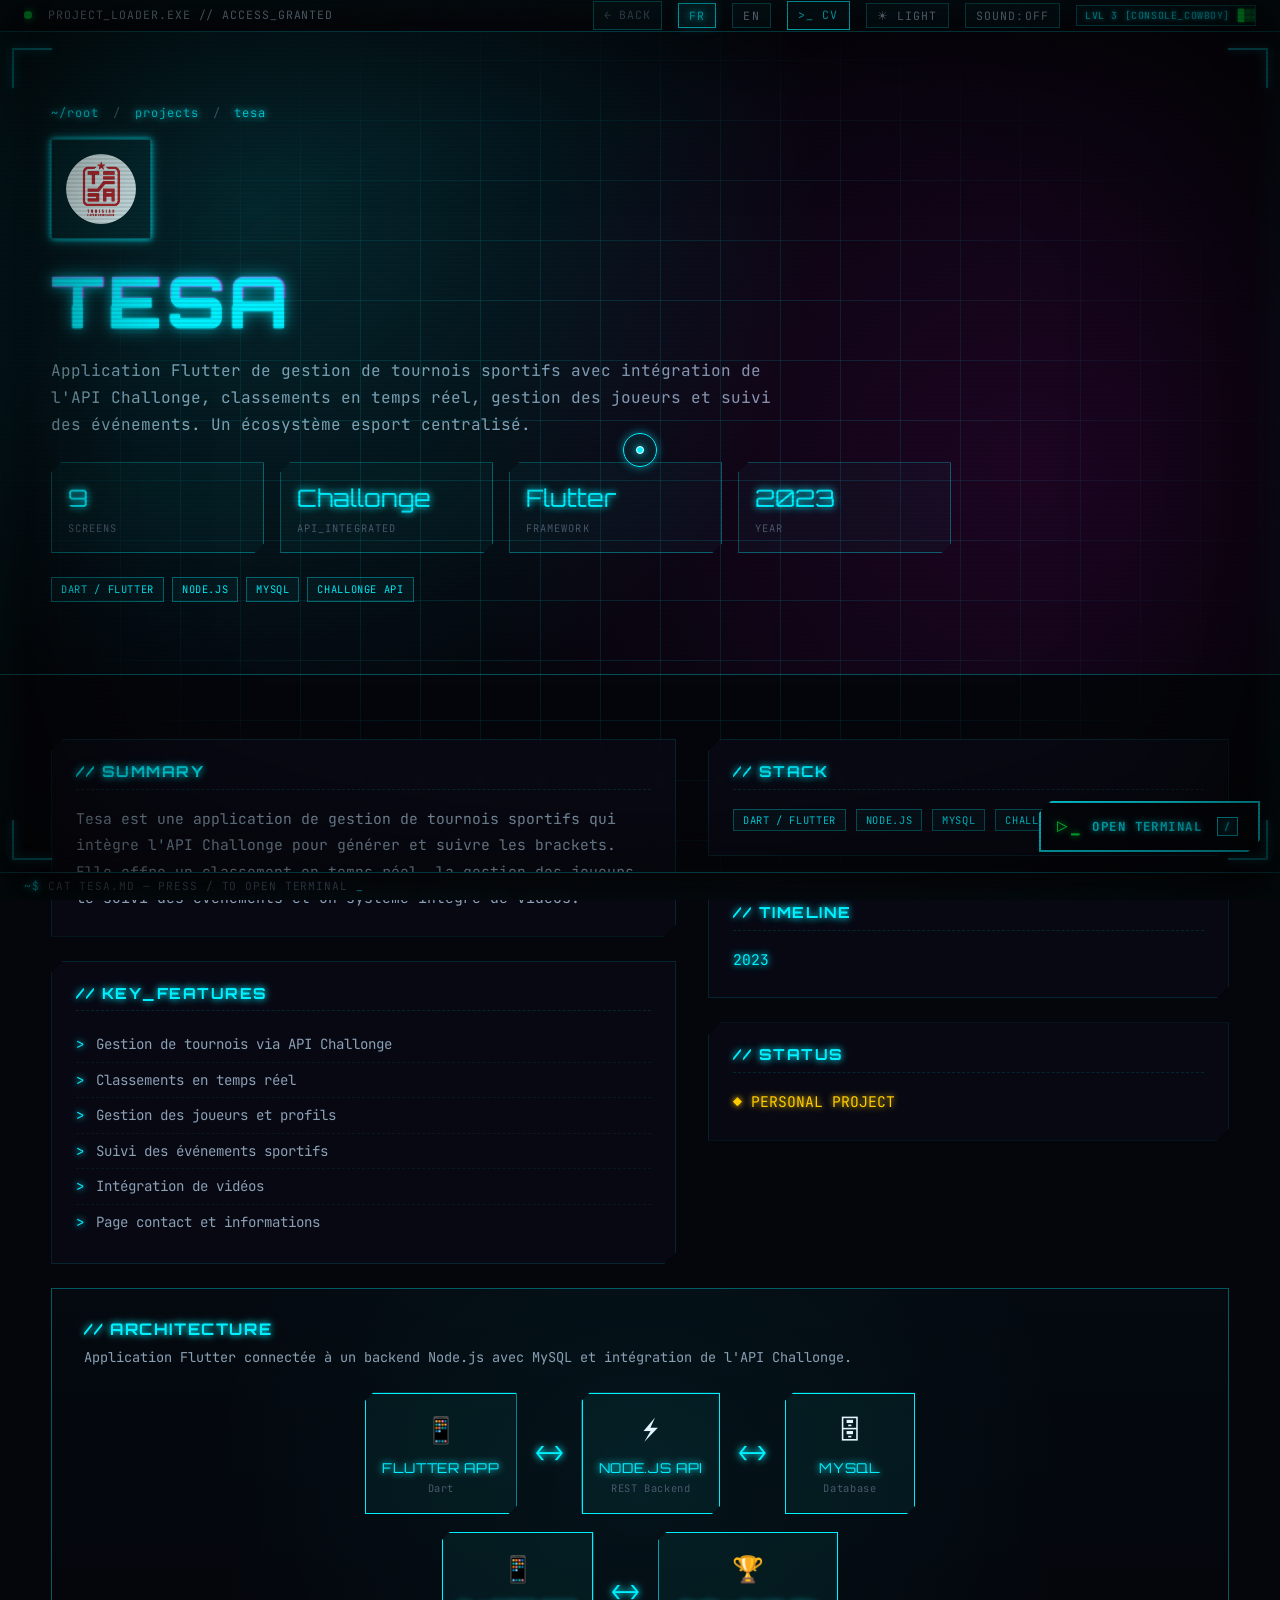
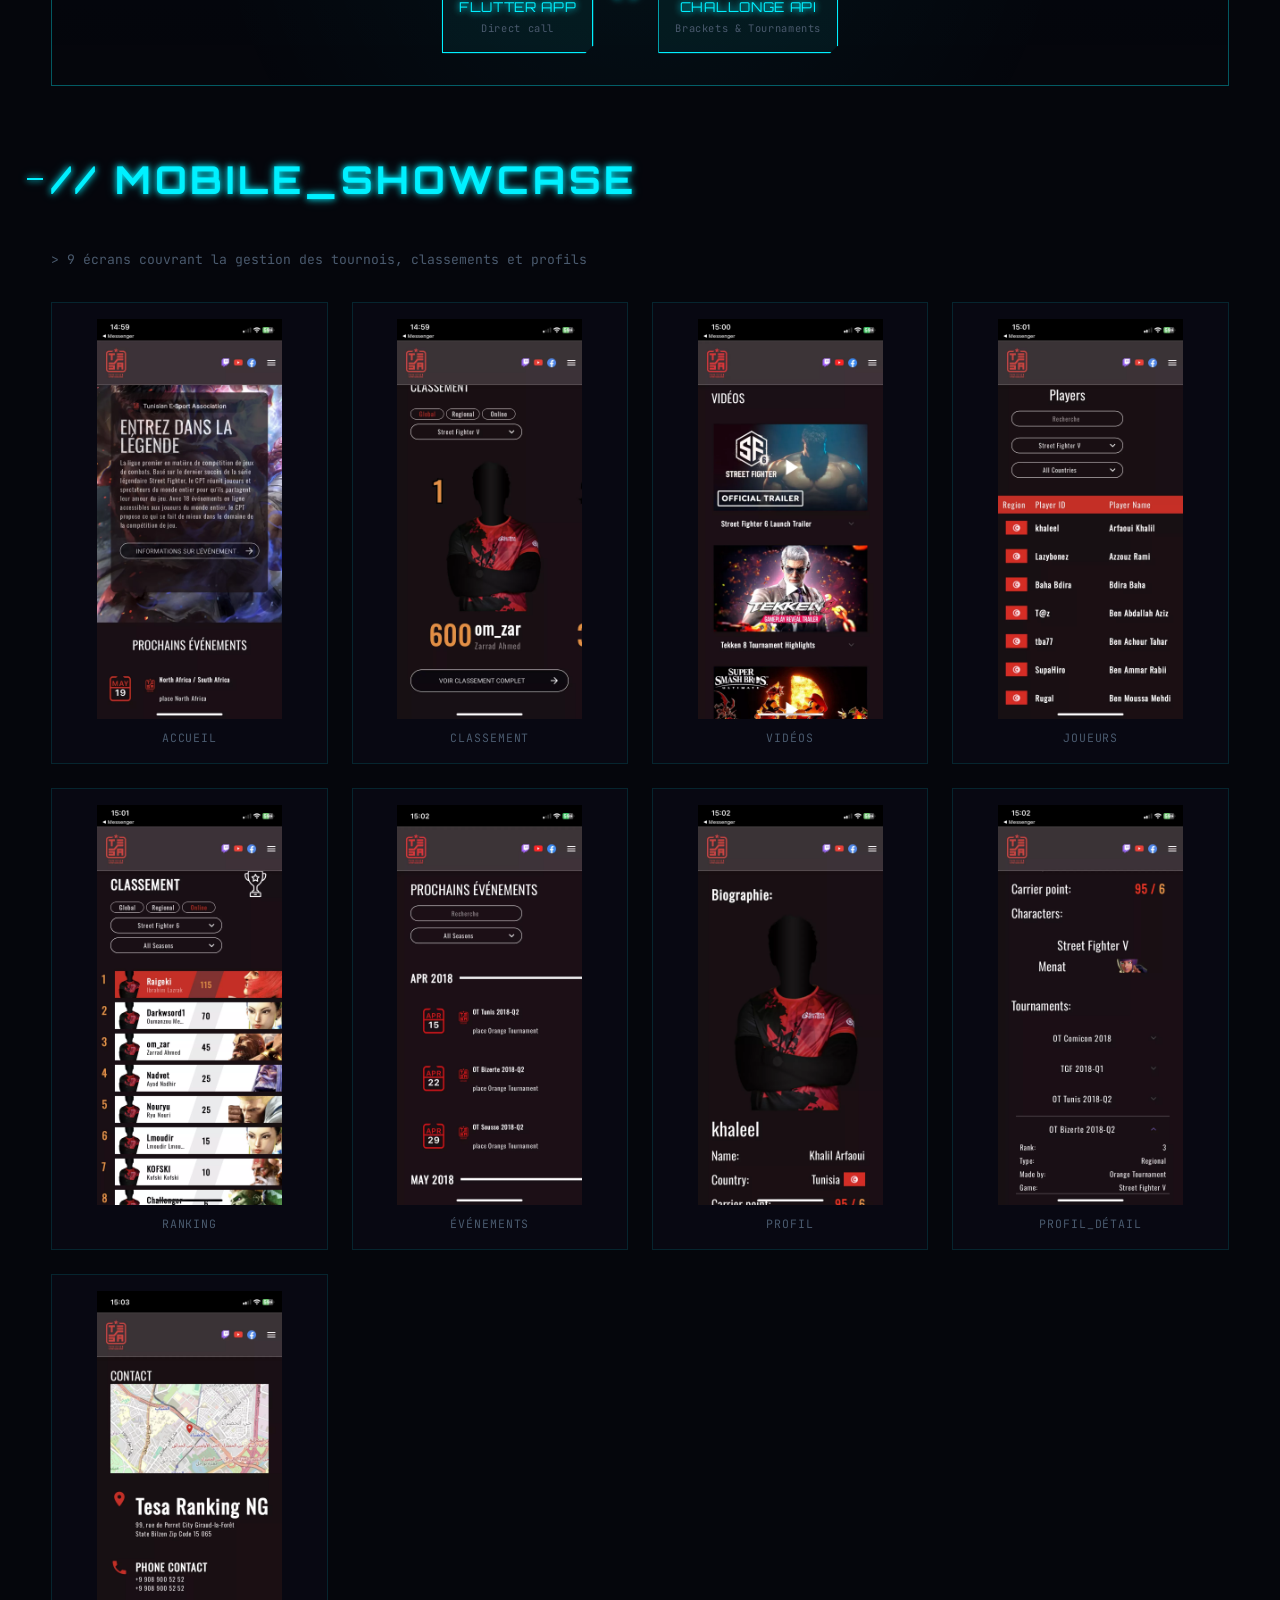
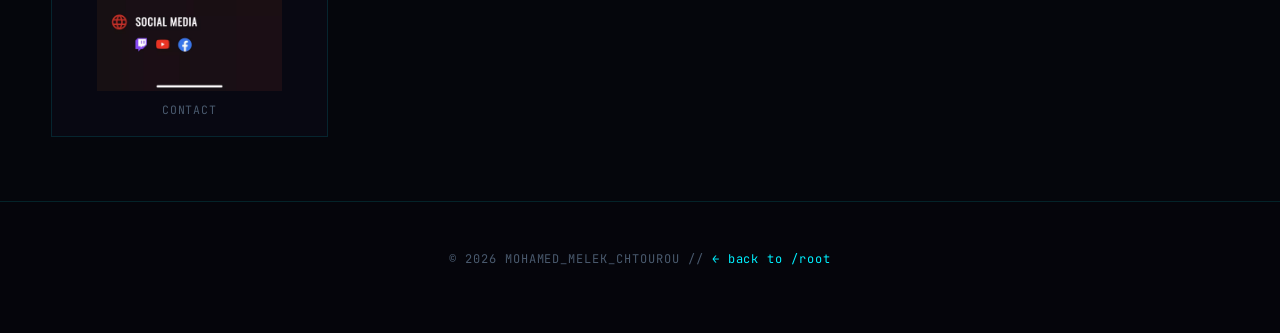
<file: projects/tesa.html>
<!DOCTYPE html>
<html lang="fr" data-theme="">
<head>
  <meta charset="UTF-8" />
  <meta name="viewport" content="width=device-width, initial-scale=1.0, viewport-fit=cover, interactive-widget=resizes-content" />
  <meta name="google-site-verification" content="1NaVBAib9wmWtcFraGKaPpc8PTY94yaMZ6rFvMctKy8" />

  <title>TESA — App esport Flutter + Challonge API | Mohamed Melek Chtourou</title>
  <meta name="description" content="TESA : application Flutter de gestion de tournois esport. Intégration API Challonge, classements temps réel, profils joueurs, vidéos. Backend Node.js + MySQL. Par Mohamed Melek Chtourou." />
  <meta name="keywords" content="TESA, esport, tournois, Flutter, Challonge API, Node.js, MySQL, Mohamed Melek Chtourou, développeur Flutter, portfolio esport" />
  <meta name="author" content="Mohamed Melek Chtourou" />
  <meta name="robots" content="index, follow, max-image-preview:large" />
  <link rel="canonical" href="https://cyber-cv.mohamedmelekchtourou.com/projects/tesa.html" />

  <meta property="og:type" content="article" />
  <meta property="og:site_name" content="Mohamed Melek Chtourou — Portfolio" />
  <meta property="og:title" content="TESA — App esport Flutter" />
  <meta property="og:description" content="Gestion de tournois esport avec API Challonge, classements temps réel. Flutter + Node.js + MySQL." />
  <meta property="og:url" content="https://cyber-cv.mohamedmelekchtourou.com/projects/tesa.html" />
  <meta property="og:image" content="https://cyber-cv.mohamedmelekchtourou.com/assets/img/portfolio/Tesa/TesaLogo.webp" />
  <meta property="og:locale" content="fr_FR" />

  <meta name="twitter:card" content="summary_large_image" />
  <meta name="twitter:title" content="TESA — App esport Flutter" />
  <meta name="twitter:description" content="Gestion de tournois esport. Flutter, API Challonge, Node.js, MySQL." />
  <meta name="twitter:image" content="https://cyber-cv.mohamedmelekchtourou.com/assets/img/portfolio/Tesa/TesaLogo.webp" />

  <script type="application/ld+json">
  {
    "@context": "https://schema.org",
    "@type": "SoftwareApplication",
    "name": "TESA",
    "description": "Application Flutter de gestion de tournois esport avec API Challonge, classements temps réel et profils joueurs.",
    "applicationCategory": "SportsApplication",
    "operatingSystem": "iOS, Android",
    "datePublished": "2023",
    "image": "https://cyber-cv.mohamedmelekchtourou.com/assets/img/portfolio/Tesa/TesaLogo.webp",
    "author": { "@type": "Person", "name": "Mohamed Melek Chtourou", "url": "https://cyber-cv.mohamedmelekchtourou.com/" }
  }
  </script>
  <script type="application/ld+json">
  {
    "@context": "https://schema.org",
    "@type": "BreadcrumbList",
    "itemListElement": [
      { "@type": "ListItem", "position": 1, "name": "Home", "item": "https://cyber-cv.mohamedmelekchtourou.com/" },
      { "@type": "ListItem", "position": 2, "name": "Projects", "item": "https://cyber-cv.mohamedmelekchtourou.com/#projects" },
      { "@type": "ListItem", "position": 3, "name": "TESA" }
    ]
  }
  </script>

  <script src="../js/analytics.js"></script>
  <script src="../js/track.js"></script>
  <script src="../js/header.js"></script>

  <link rel="icon" href="../assets/img/portfolio/Tesa/TesaLogo.webp" type="image/webp" />
  <link rel="preconnect" href="https://fonts.googleapis.com" />
  <link rel="preconnect" href="https://fonts.gstatic.com" crossorigin />
  <link href="https://fonts.googleapis.com/css2?family=JetBrains+Mono:wght@400;500;700&family=Orbitron:wght@400;600;800;900&family=Share+Tech+Mono&display=swap" rel="stylesheet" />

  <link rel="stylesheet" href="../css/main.css" />
  <link rel="stylesheet" href="../css/cyberpunk.css" />
  <link rel="stylesheet" href="../css/animations.css" />
  <link rel="stylesheet" href="../css/games.css" />
</head>
<body>

  <canvas id="matrix-canvas" class="matrix-canvas"></canvas>
  <div class="scanlines"></div>
  <div class="crt-vignette"></div>
  <div class="noise"></div>
  <div class="vhs-bar"></div>

  <div class="hud-brackets">
    <div class="bracket bracket-tl"></div>
    <div class="bracket bracket-tr"></div>
    <div class="bracket bracket-bl"></div>
    <div class="bracket bracket-br"></div>
  </div>

  <header class="status-bar" role="banner" aria-label="Status bar">
    <div class="status-left">
      <span class="status-dot"></span>
      <span>PROJECT_LOADER.EXE // ACCESS_GRANTED</span>
    </div>
    <div class="status-right">
      <a href="../index.html" style="color:var(--text-muted);font-family:var(--font-mono);font-size:0.72rem;letter-spacing:0.08em;text-transform:uppercase;text-decoration:none;padding:4px 10px;border:1px solid var(--border-glow);background:rgba(0,240,255,0.04);transition:all 0.2s;">&larr; BACK</a>
      <button data-lang="fr" aria-label="Switch to French">FR</button>
      <button data-lang="en" aria-label="Switch to English">EN</button>
      <a href="../cv.html" class="status-cv-link" aria-label="View CV">&gt;_ CV</a>
      <button id="theme-toggle" aria-label="Toggle light/dark mode">☀ LIGHT</button>
      <button id="sound-toggle" aria-label="Toggle sound effects">SOUND:OFF</button>
    </div>
  </header>

  <main>
  <section class="project-hero">
    <div class="container">
      <p class="ph-breadcrumb">
        <a href="../index.html">~/root</a>
        <span class="sep">/</span>
        <a href="../index.html#projects">projects</a>
        <span class="sep">/</span>
        <span style="color:var(--neon-primary);text-shadow:var(--glow-sm);">tesa</span>
      </p>

      <div class="ph-logo">
        <img src="../assets/img/portfolio/Tesa/TesaLogo.webp" alt="Tesa" />
      </div>

      <h1 class="ph-title glitch" data-text="TESA">TESA</h1>
      <p class="ph-subtitle">
        Application Flutter de gestion de tournois sportifs avec intégration de l'API Challonge, classements en temps réel, gestion des joueurs et suivi des événements. Un écosystème esport centralisé.
      </p>

      <div class="ph-stats">
        <div class="ph-stat"><span class="ph-stat-num">9</span><span class="ph-stat-label">SCREENS</span></div>
        <div class="ph-stat"><span class="ph-stat-num">Challonge</span><span class="ph-stat-label">API_INTEGRATED</span></div>
        <div class="ph-stat"><span class="ph-stat-num">Flutter</span><span class="ph-stat-label">FRAMEWORK</span></div>
        <div class="ph-stat"><span class="ph-stat-num">2023</span><span class="ph-stat-label">YEAR</span></div>
      </div>

      <div class="ph-techs">
        <span class="tech-chip">Dart / Flutter</span>
        <span class="tech-chip">Node.js</span>
        <span class="tech-chip">MySQL</span>
        <span class="tech-chip">Challonge API</span>
      </div>
    </div>
  </section>

  <section class="proj-section">
    <div class="container">
      <div class="proj-grid">
        <div>
          <div class="info-card reveal">
            <h3>// SUMMARY</h3>
            <p>
              Tesa est une application de gestion de tournois sportifs qui intègre l'API Challonge pour générer et suivre les brackets. Elle offre un classement en temps réel, la gestion des joueurs, le suivi des événements et un système intégré de vidéos.
            </p>
          </div>
          <div class="info-card reveal">
            <h4>// KEY_FEATURES</h4>
            <ul>
              <li>Gestion de tournois via API Challonge</li>
              <li>Classements en temps réel</li>
              <li>Gestion des joueurs et profils</li>
              <li>Suivi des événements sportifs</li>
              <li>Intégration de vidéos</li>
              <li>Page contact et informations</li>
            </ul>
          </div>
        </div>

        <div>
          <div class="info-card reveal">
            <h4>// STACK</h4>
            <div>
              <span class="tech-chip">Dart / Flutter</span>
              <span class="tech-chip">Node.js</span>
              <span class="tech-chip">MySQL</span>
              <span class="tech-chip">Challonge API</span>
            </div>
          </div>
          <div class="info-card reveal">
            <h4>// TIMELINE</h4>
            <p style="font-family:var(--font-mono);color:var(--neon-primary);text-shadow:var(--glow-sm);">2023</p>
          </div>
          <div class="info-card reveal">
            <h4>// STATUS</h4>
            <p style="color:var(--neon-warn);text-shadow:0 0 6px var(--neon-warn);">◆ PERSONAL PROJECT</p>
          </div>
        </div>
      </div>

      <div class="arch reveal">
        <h4 style="color:var(--neon-primary);text-shadow:var(--glow-sm);letter-spacing:0.1em;">// ARCHITECTURE</h4>
        <p style="color:var(--text-secondary);font-family:var(--font-mono);font-size:0.85rem;margin-top:8px;">Application Flutter connectée à un backend Node.js avec MySQL et intégration de l'API Challonge.</p>
        <div class="arch-diagram">
          <div class="arch-node"><span class="icon">📱</span><div class="title">Flutter App</div><div class="sub">Dart</div></div>
          <div class="arch-arrow">⟷</div>
          <div class="arch-node"><span class="icon">⚡</span><div class="title">Node.js API</div><div class="sub">REST Backend</div></div>
          <div class="arch-arrow">⟷</div>
          <div class="arch-node"><span class="icon">🗄</span><div class="title">MySQL</div><div class="sub">Database</div></div>
        </div>
        <div class="arch-diagram" style="margin-top:18px;">
          <div class="arch-node"><span class="icon">📱</span><div class="title">Flutter App</div><div class="sub">Direct call</div></div>
          <div class="arch-arrow">⟷</div>
          <div class="arch-node"><span class="icon">🏆</span><div class="title">Challonge API</div><div class="sub">Brackets & Tournaments</div></div>
        </div>
      </div>

      <h2 class="section-title reveal" style="margin-top:var(--s5);">// MOBILE_SHOWCASE</h2>
      <p class="reveal" style="color:var(--text-muted);font-family:var(--font-mono);font-size:0.82rem;margin-bottom:var(--s3);">&gt; 9 écrans couvrant la gestion des tournois, classements et profils</p>

      <div class="gallery">
        <div class="gallery-item" data-img="../assets/img/portfolio/Tesa/home.webp"><img src="../assets/img/portfolio/Tesa/home.webp" alt="Accueil" loading="lazy" /><div class="gallery-label">ACCUEIL</div></div>
        <div class="gallery-item" data-img="../assets/img/portfolio/Tesa/classment_home.webp"><img src="../assets/img/portfolio/Tesa/classment_home.webp" alt="Classement" loading="lazy" /><div class="gallery-label">CLASSEMENT</div></div>
        <div class="gallery-item" data-img="../assets/img/portfolio/Tesa/video_home.webp"><img src="../assets/img/portfolio/Tesa/video_home.webp" alt="Vidéos" loading="lazy" /><div class="gallery-label">VIDÉOS</div></div>
        <div class="gallery-item" data-img="../assets/img/portfolio/Tesa/players.webp"><img src="../assets/img/portfolio/Tesa/players.webp" alt="Joueurs" loading="lazy" /><div class="gallery-label">JOUEURS</div></div>
        <div class="gallery-item" data-img="../assets/img/portfolio/Tesa/ranking.webp"><img src="../assets/img/portfolio/Tesa/ranking.webp" alt="Ranking" loading="lazy" /><div class="gallery-label">RANKING</div></div>
        <div class="gallery-item" data-img="../assets/img/portfolio/Tesa/events.webp"><img src="../assets/img/portfolio/Tesa/events.webp" alt="Events" loading="lazy" /><div class="gallery-label">ÉVÉNEMENTS</div></div>
        <div class="gallery-item" data-img="../assets/img/portfolio/Tesa/profil1.webp"><img src="../assets/img/portfolio/Tesa/profil1.webp" alt="Profil" loading="lazy" /><div class="gallery-label">PROFIL</div></div>
        <div class="gallery-item" data-img="../assets/img/portfolio/Tesa/profil2.webp"><img src="../assets/img/portfolio/Tesa/profil2.webp" alt="Profil 2" loading="lazy" /><div class="gallery-label">PROFIL_DÉTAIL</div></div>
        <div class="gallery-item" data-img="../assets/img/portfolio/Tesa/contact.webp"><img src="../assets/img/portfolio/Tesa/contact.webp" alt="Contact" loading="lazy" /><div class="gallery-label">CONTACT</div></div>
      </div>
    </div>
  </section>
  </main>

  <footer>
    <div class="container">
      <p class="footer-text">&copy; <span id="year"></span> MOHAMED_MELEK_CHTOUROU // <a href="../index.html" style="color:var(--neon-primary);">← back to /root</a></p>
    </div>
  </footer>

  <div class="bottom-bar">
    <span class="prompt">~$</span>
    <span>cat tesa.md — press / to open terminal</span>
    <span class="blink">_</span>
  </div>

  <div class="g-modal" id="g-modal">
    <button class="g-close">✕</button>
    <button class="g-nav g-prev">❮</button>
    <img src="[data-uri]" alt="" />
    <button class="g-nav g-next">❯</button>
  </div>

  <div id="term-modal" class="term-modal">
    <div class="term-modal-inner">
      <div class="term-modal-head">
        <div class="dots"><span class="dot r"></span><span class="dot y"></span><span class="dot g"></span></div>
        <span class="t-title">root@chtourou.sh</span>
        <button class="t-close">✕</button>
      </div>
      <div class="term-modal-body"></div>
      <div class="term-input-wrap">
        <span class="p">root@chtourou:~$</span>
        <input type="text" id="term-input" autocomplete="off" spellcheck="false" />
        <span class="caret">_</span>
      </div>
    </div>
  </div>

  <script src="../js/cursor.js"></script>
  <script src="../js/i18n.js"></script>
  <script src="../js/sound.js"></script>
  <script src="../js/matrix-rain.js"></script>
  <script src="../js/fx.js"></script>
  <script src="../js/mode.js"></script>
  <script src="../js/glitch.js"></script>
  <script src="../js/vfs.js"></script>
  <script src="../js/chip.js"></script>
  <script src="../js/ctf.js"></script>
  <script src="../js/xp.js"></script>
  <script src="../js/games.js"></script>
  <script src="../js/voight-kampff.js"></script>
  <script src="../js/ai-chat.js"></script>
  <script src="../js/terminal.js"></script>
  <script src="../js/easter-eggs.js"></script>
  <script src="../js/project-page.js"></script>
</body>
</html>
</file>
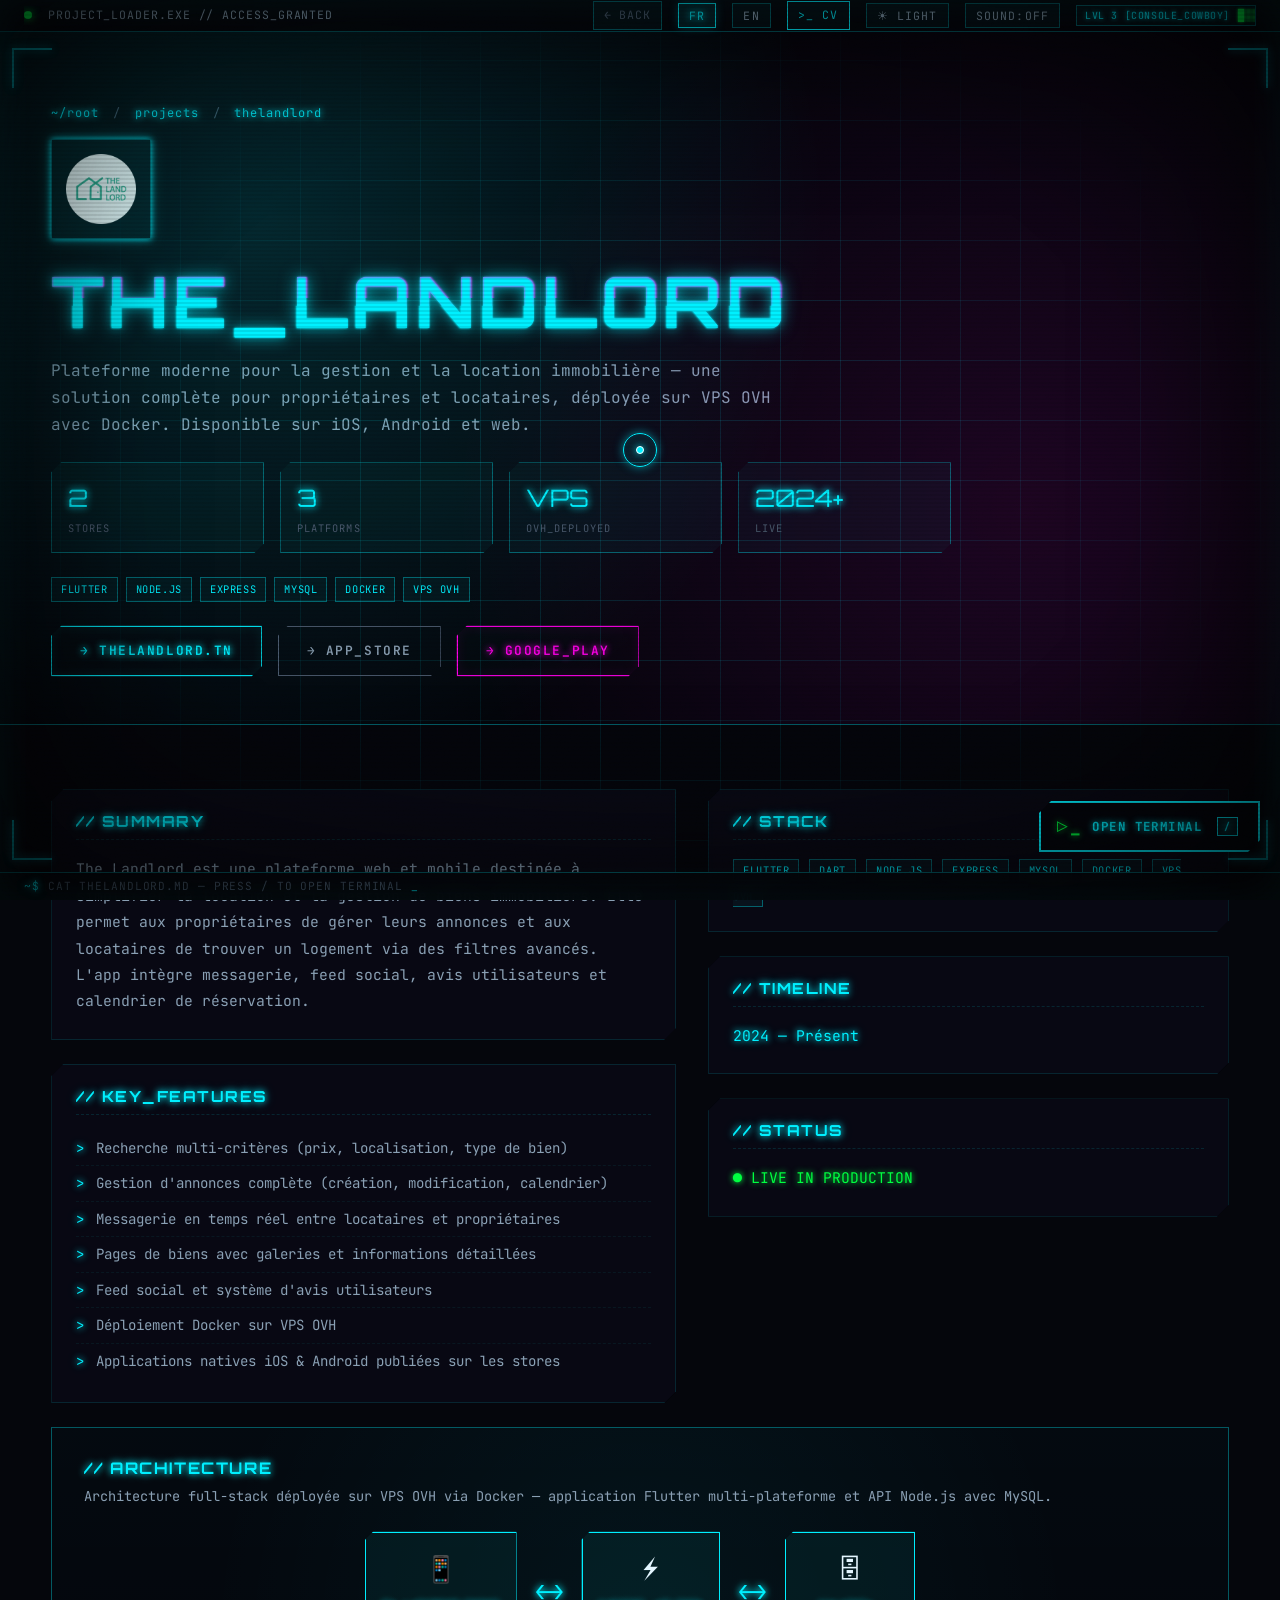
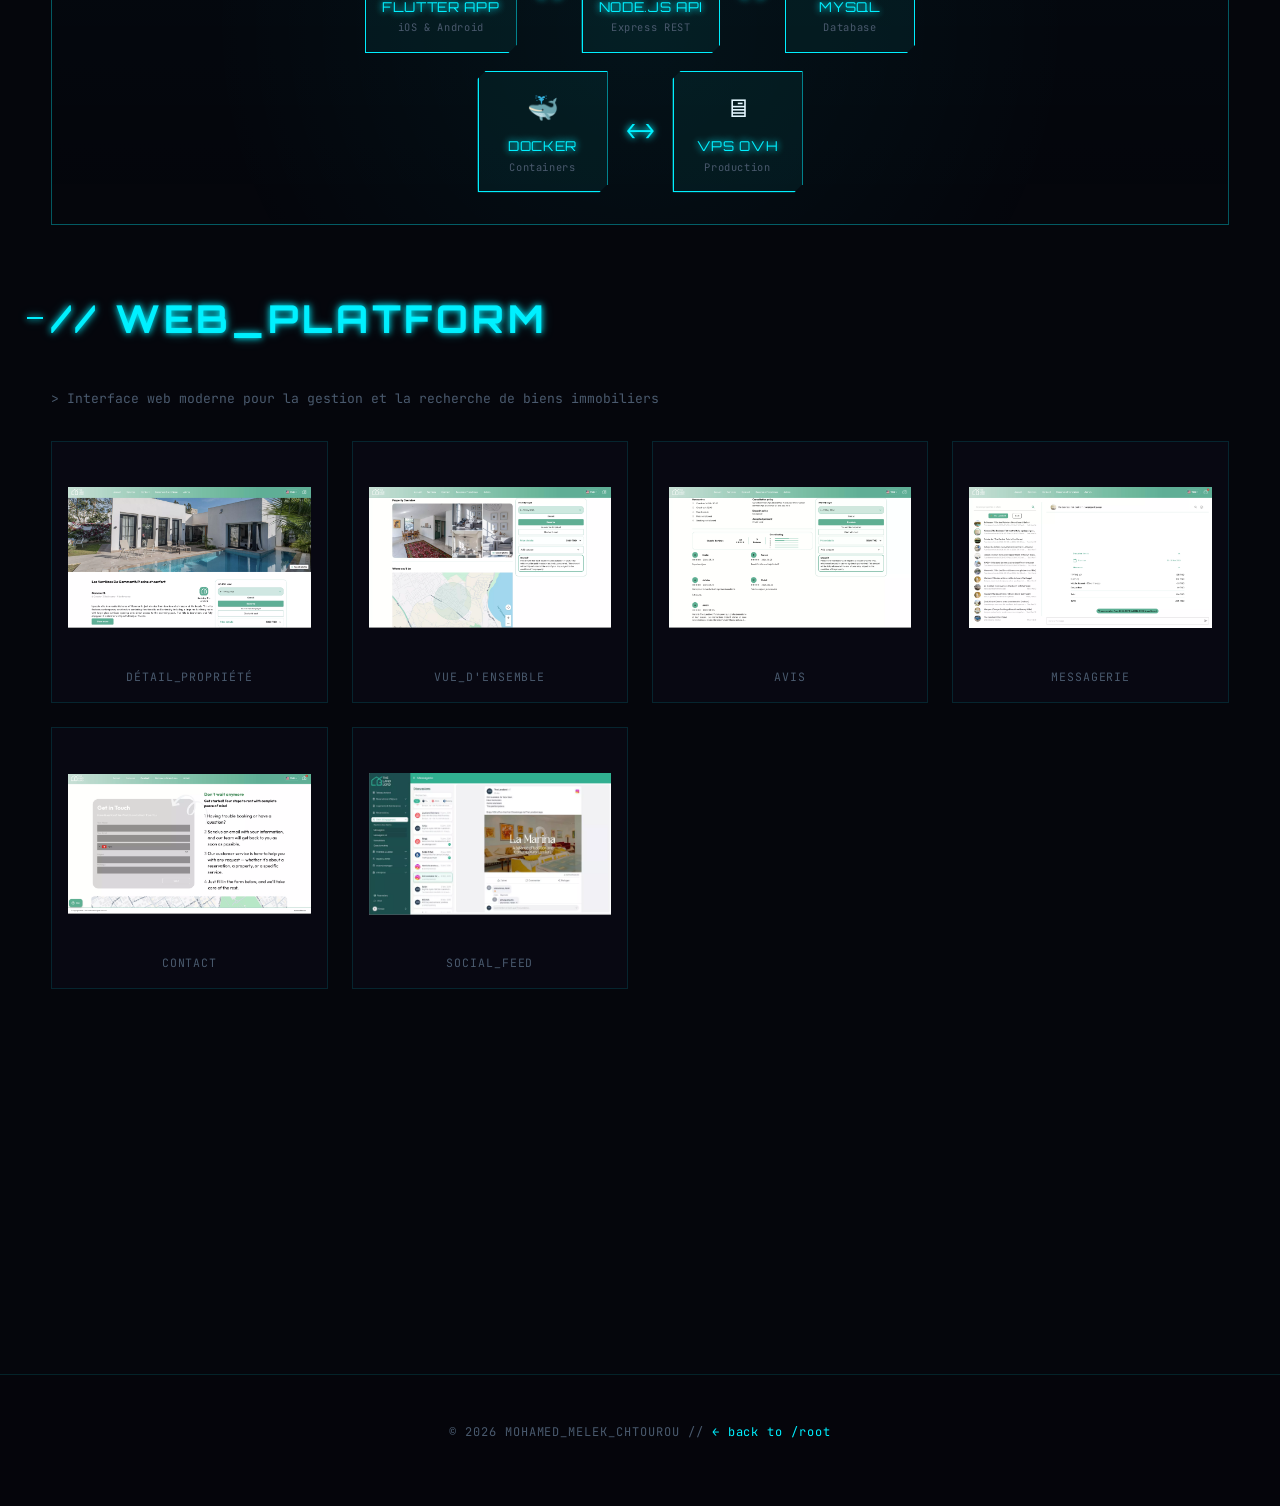
<file: projects/thelandlord.html>
<!DOCTYPE html>
<html lang="fr" data-theme="">
<head>
  <meta charset="UTF-8" />
  <meta name="viewport" content="width=device-width, initial-scale=1.0, viewport-fit=cover, interactive-widget=resizes-content" />
  <meta name="google-site-verification" content="1NaVBAib9wmWtcFraGKaPpc8PTY94yaMZ6rFvMctKy8" />

  <title>The Landlord — Plateforme immobilière Flutter & Node.js | Mohamed Melek Chtourou</title>
  <meta name="description" content="The Landlord : plateforme complète de gestion immobilière développée en Flutter, Node.js, Docker, VPS OVH. En production sur App Store, Google Play et thelandlord.tn. Par Mohamed Melek Chtourou, ingénieur disponible pour missions." />
  <meta name="keywords" content="The Landlord, gestion immobilière, Flutter, Node.js, Docker, VPS OVH, MySQL, Express, iOS, Android, Mohamed Melek Chtourou, développeur Flutter, portfolio" />
  <meta name="author" content="Mohamed Melek Chtourou" />
  <meta name="robots" content="index, follow, max-image-preview:large" />
  <link rel="canonical" href="https://cyber-cv.mohamedmelekchtourou.com/projects/thelandlord.html" />

  <!-- Open Graph -->
  <meta property="og:type" content="article" />
  <meta property="og:site_name" content="Mohamed Melek Chtourou — Portfolio" />
  <meta property="og:title" content="The Landlord — Plateforme immobilière Flutter & Node.js" />
  <meta property="og:description" content="Plateforme complète de gestion immobilière en production. Flutter, Node.js, Docker, VPS OVH. Par un ingénieur disponible pour missions." />
  <meta property="og:url" content="https://cyber-cv.mohamedmelekchtourou.com/projects/thelandlord.html" />
  <meta property="og:image" content="https://cyber-cv.mohamedmelekchtourou.com/assets/img/portfolio/thelandlord/property-detail.webp" />
  <meta property="og:locale" content="fr_FR" />

  <!-- Twitter -->
  <meta name="twitter:card" content="summary_large_image" />
  <meta name="twitter:title" content="The Landlord — Plateforme immobilière Flutter & Node.js" />
  <meta name="twitter:description" content="Plateforme complète de gestion immobilière en production. Flutter, Node.js, Docker." />
  <meta name="twitter:image" content="https://cyber-cv.mohamedmelekchtourou.com/assets/img/portfolio/thelandlord/property-detail.webp" />

  <!-- JSON-LD SoftwareApplication + BreadcrumbList -->
  <script type="application/ld+json">
  {
    "@context": "https://schema.org",
    "@type": "SoftwareApplication",
    "name": "The Landlord",
    "description": "Plateforme moderne de gestion et de location immobilière. Multi-plateforme (iOS, Android, Web), déployée sur VPS OVH via Docker.",
    "applicationCategory": "BusinessApplication",
    "operatingSystem": "iOS, Android, Web",
    "url": "https://thelandlord.tn/",
    "downloadUrl": "https://apps.apple.com/us/app/the-landlord/id6648790922",
    "image": "https://cyber-cv.mohamedmelekchtourou.com/assets/img/portfolio/thelandlord/property-detail.webp",
    "datePublished": "2024",
    "author": {
      "@type": "Person",
      "name": "Mohamed Melek Chtourou",
      "url": "https://cyber-cv.mohamedmelekchtourou.com/"
    },
    "offers": { "@type": "Offer", "price": "0", "priceCurrency": "USD" }
  }
  </script>
  <script type="application/ld+json">
  {
    "@context": "https://schema.org",
    "@type": "BreadcrumbList",
    "itemListElement": [
      { "@type": "ListItem", "position": 1, "name": "Home", "item": "https://cyber-cv.mohamedmelekchtourou.com/" },
      { "@type": "ListItem", "position": 2, "name": "Projects", "item": "https://cyber-cv.mohamedmelekchtourou.com/#projects" },
      { "@type": "ListItem", "position": 3, "name": "The Landlord" }
    ]
  }
  </script>

  <!-- Google Analytics -->
  <script src="../js/analytics.js"></script>
  <script src="../js/track.js"></script>
  <script src="../js/header.js"></script>

  <link rel="icon" href="../assets/img/portfolio/thelandlord/logotll.webp" type="image/webp" />
  <link rel="preconnect" href="https://fonts.googleapis.com" />
  <link rel="preconnect" href="https://fonts.gstatic.com" crossorigin />
  <link href="https://fonts.googleapis.com/css2?family=JetBrains+Mono:wght@400;500;700&family=Orbitron:wght@400;600;800;900&family=Share+Tech+Mono&display=swap" rel="stylesheet" />

  <link rel="stylesheet" href="../css/main.css" />
  <link rel="stylesheet" href="../css/cyberpunk.css" />
  <link rel="stylesheet" href="../css/animations.css" />
  <link rel="stylesheet" href="../css/games.css" />
</head>
<body>

  <canvas id="matrix-canvas" class="matrix-canvas"></canvas>
  <div class="scanlines"></div>
  <div class="crt-vignette"></div>
  <div class="noise"></div>
  <div class="vhs-bar"></div>

  <div class="hud-brackets">
    <div class="bracket bracket-tl"></div>
    <div class="bracket bracket-tr"></div>
    <div class="bracket bracket-bl"></div>
    <div class="bracket bracket-br"></div>
  </div>

  <header class="status-bar" role="banner" aria-label="Status bar">
    <div class="status-left">
      <span class="status-dot"></span>
      <span>PROJECT_LOADER.EXE // ACCESS_GRANTED</span>
    </div>
    <div class="status-right">
      <a href="../index.html" style="color:var(--text-muted);font-family:var(--font-mono);font-size:0.72rem;letter-spacing:0.08em;text-transform:uppercase;text-decoration:none;padding:4px 10px;border:1px solid var(--border-glow);background:rgba(0,240,255,0.04);transition:all 0.2s;">&larr; BACK</a>
      <button data-lang="fr" aria-label="Switch to French">FR</button>
      <button data-lang="en" aria-label="Switch to English">EN</button>
      <a href="../cv.html" class="status-cv-link" aria-label="View CV">&gt;_ CV</a>
      <button id="theme-toggle" aria-label="Toggle light/dark mode">☀ LIGHT</button>
      <button id="sound-toggle" aria-label="Toggle sound effects">SOUND:OFF</button>
    </div>
  </header>

  <main>
  <section class="project-hero">
    <div class="container">
      <p class="ph-breadcrumb">
        <a href="../index.html">~/root</a>
        <span class="sep">/</span>
        <a href="../index.html#projects">projects</a>
        <span class="sep">/</span>
        <span style="color:var(--neon-primary);text-shadow:var(--glow-sm);">thelandlord</span>
      </p>

      <div class="ph-logo">
        <img src="../assets/img/portfolio/thelandlord/logotll.webp" alt="The Landlord" />
      </div>

      <h1 class="ph-title glitch" data-text="THE_LANDLORD">THE_LANDLORD</h1>
      <p class="ph-subtitle">
        Plateforme moderne pour la gestion et la location immobilière — une solution complète pour propriétaires et locataires, déployée sur VPS OVH avec Docker. Disponible sur iOS, Android et web.
      </p>

      <div class="ph-stats">
        <div class="ph-stat">
          <span class="ph-stat-num">2</span>
          <span class="ph-stat-label">STORES</span>
        </div>
        <div class="ph-stat">
          <span class="ph-stat-num">3</span>
          <span class="ph-stat-label">PLATFORMS</span>
        </div>
        <div class="ph-stat">
          <span class="ph-stat-num">VPS</span>
          <span class="ph-stat-label">OVH_DEPLOYED</span>
        </div>
        <div class="ph-stat">
          <span class="ph-stat-num">2024+</span>
          <span class="ph-stat-label">LIVE</span>
        </div>
      </div>

      <div class="ph-techs">
        <span class="tech-chip">Flutter</span>
        <span class="tech-chip">Node.js</span>
        <span class="tech-chip">Express</span>
        <span class="tech-chip">MySQL</span>
        <span class="tech-chip">Docker</span>
        <span class="tech-chip">VPS OVH</span>
      </div>

      <div class="ph-actions">
        <a href="https://thelandlord.tn/" target="_blank" rel="noopener" class="btn-cyber">→ thelandlord.tn</a>
        <a href="https://apps.apple.com/us/app/the-landlord/id6648790922" target="_blank" rel="noopener" class="btn-cyber btn-ghost">→ App_Store</a>
        <a href="https://play.google.com/store/apps/details?id=com.thelandlord.bundle" target="_blank" rel="noopener" class="btn-cyber btn-magenta">→ Google_Play</a>
      </div>
    </div>
  </section>

  <section class="proj-section">
    <div class="container">
      <div class="proj-grid">
        <div>
          <div class="info-card reveal">
            <h3>// SUMMARY</h3>
            <p>
              The Landlord est une plateforme web et mobile destinée à simplifier la location et la gestion de biens immobiliers. Elle permet aux propriétaires de gérer leurs annonces et aux locataires de trouver un logement via des filtres avancés. L'app intègre messagerie, feed social, avis utilisateurs et calendrier de réservation.
            </p>
          </div>
          <div class="info-card reveal">
            <h4>// KEY_FEATURES</h4>
            <ul>
              <li>Recherche multi-critères (prix, localisation, type de bien)</li>
              <li>Gestion d'annonces complète (création, modification, calendrier)</li>
              <li>Messagerie en temps réel entre locataires et propriétaires</li>
              <li>Pages de biens avec galeries et informations détaillées</li>
              <li>Feed social et système d'avis utilisateurs</li>
              <li>Déploiement Docker sur VPS OVH</li>
              <li>Applications natives iOS & Android publiées sur les stores</li>
            </ul>
          </div>
        </div>

        <div>
          <div class="info-card reveal">
            <h4>// STACK</h4>
            <div>
              <span class="tech-chip">Flutter</span>
              <span class="tech-chip">Dart</span>
              <span class="tech-chip">Node.js</span>
              <span class="tech-chip">Express</span>
              <span class="tech-chip">MySQL</span>
              <span class="tech-chip">Docker</span>
              <span class="tech-chip">VPS OVH</span>
            </div>
          </div>
          <div class="info-card reveal">
            <h4>// TIMELINE</h4>
            <p style="font-family:var(--font-mono);color:var(--neon-primary);text-shadow:var(--glow-sm);">2024 — Présent</p>
          </div>
          <div class="info-card reveal">
            <h4>// STATUS</h4>
            <p style="color:var(--neon-accent);text-shadow:0 0 6px var(--neon-accent);">● LIVE IN PRODUCTION</p>
          </div>
        </div>
      </div>

      <div class="arch reveal">
        <h4 style="color:var(--neon-primary);text-shadow:var(--glow-sm);letter-spacing:0.1em;">// ARCHITECTURE</h4>
        <p style="color:var(--text-secondary);font-family:var(--font-mono);font-size:0.85rem;margin-top:8px;">Architecture full-stack déployée sur VPS OVH via Docker — application Flutter multi-plateforme et API Node.js avec MySQL.</p>
        <div class="arch-diagram">
          <div class="arch-node">
            <span class="icon">📱</span>
            <div class="title">Flutter App</div>
            <div class="sub">iOS & Android</div>
          </div>
          <div class="arch-arrow">⟷</div>
          <div class="arch-node">
            <span class="icon">⚡</span>
            <div class="title">Node.js API</div>
            <div class="sub">Express REST</div>
          </div>
          <div class="arch-arrow">⟷</div>
          <div class="arch-node">
            <span class="icon">🗄</span>
            <div class="title">MySQL</div>
            <div class="sub">Database</div>
          </div>
        </div>
        <div class="arch-diagram" style="margin-top:18px;">
          <div class="arch-node">
            <span class="icon">🐳</span>
            <div class="title">Docker</div>
            <div class="sub">Containers</div>
          </div>
          <div class="arch-arrow">⟷</div>
          <div class="arch-node">
            <span class="icon">🖥</span>
            <div class="title">VPS OVH</div>
            <div class="sub">Production</div>
          </div>
        </div>
      </div>

      <h2 class="section-title reveal" style="margin-top:var(--s5);">// WEB_PLATFORM</h2>
      <p class="reveal" style="color:var(--text-muted);font-family:var(--font-mono);font-size:0.82rem;margin-bottom:var(--s3);">&gt; Interface web moderne pour la gestion et la recherche de biens immobiliers</p>

      <div class="gallery">
        <div class="gallery-item macbook" data-img="../assets/img/portfolio/thelandlord/property-detail.webp">
          <img src="../assets/img/portfolio/thelandlord/property-detail.webp" alt="Détail propriété" loading="lazy" />
          <div class="gallery-label">DÉTAIL_PROPRIÉTÉ</div>
        </div>
        <div class="gallery-item macbook" data-img="../assets/img/portfolio/thelandlord/property-overview.webp">
          <img src="../assets/img/portfolio/thelandlord/property-overview.webp" alt="Vue d'ensemble" loading="lazy" />
          <div class="gallery-label">VUE_D'ENSEMBLE</div>
        </div>
        <div class="gallery-item macbook" data-img="../assets/img/portfolio/thelandlord/reviews.webp">
          <img src="../assets/img/portfolio/thelandlord/reviews.webp" alt="Reviews" loading="lazy" />
          <div class="gallery-label">AVIS</div>
        </div>
        <div class="gallery-item macbook" data-img="../assets/img/portfolio/thelandlord/messaging.webp">
          <img src="../assets/img/portfolio/thelandlord/messaging.webp" alt="Messaging" loading="lazy" />
          <div class="gallery-label">MESSAGERIE</div>
        </div>
        <div class="gallery-item macbook" data-img="../assets/img/portfolio/thelandlord/contact.webp">
          <img src="../assets/img/portfolio/thelandlord/contact.webp" alt="Contact" loading="lazy" />
          <div class="gallery-label">CONTACT</div>
        </div>
        <div class="gallery-item macbook" data-img="../assets/img/portfolio/thelandlord/social-feed.webp">
          <img src="../assets/img/portfolio/thelandlord/social-feed.webp" alt="Social Feed" loading="lazy" />
          <div class="gallery-label">SOCIAL_FEED</div>
        </div>
      </div>
    </div>
  </section>

  <section class="proj-section" style="text-align:center;">
    <div class="container">
      <div class="info-card reveal" style="max-width:620px;margin:0 auto;text-align:center;">
        <h4>// DOWNLOAD_APPLICATION</h4>
        <p style="margin-bottom:var(--s3);">Disponible sur iOS, Android et web.</p>
        <div style="display:flex;gap:var(--s2);flex-wrap:wrap;justify-content:center;">
          <a href="https://apps.apple.com/us/app/the-landlord/id6648790922" target="_blank" rel="noopener" class="btn-cyber">→ App_Store</a>
          <a href="https://play.google.com/store/apps/details?id=com.thelandlord.bundle" target="_blank" rel="noopener" class="btn-cyber btn-magenta">→ Google_Play</a>
          <a href="https://thelandlord.tn/" target="_blank" rel="noopener" class="btn-cyber btn-ghost">→ Web_Version</a>
        </div>
      </div>
    </div>
  </section>
  </main>

  <footer>
    <div class="container">
      <p class="footer-text">&copy; <span id="year"></span> MOHAMED_MELEK_CHTOUROU // <a href="../index.html" style="color:var(--neon-primary);">← back to /root</a></p>
    </div>
  </footer>

  <div class="bottom-bar">
    <span class="prompt">~$</span>
    <span>cat thelandlord.md — press / to open terminal</span>
    <span class="blink">_</span>
  </div>

  <!-- Gallery Modal -->
  <div class="g-modal" id="g-modal">
    <button class="g-close">✕</button>
    <button class="g-nav g-prev">❮</button>
    <img src="[data-uri]" alt="" />
    <button class="g-nav g-next">❯</button>
  </div>

  <!-- Terminal Modal -->
  <div id="term-modal" class="term-modal">
    <div class="term-modal-inner">
      <div class="term-modal-head">
        <div class="dots">
          <span class="dot r"></span>
          <span class="dot y"></span>
          <span class="dot g"></span>
        </div>
        <span class="t-title">root@chtourou.sh</span>
        <button class="t-close">✕</button>
      </div>
      <div class="term-modal-body"></div>
      <div class="term-input-wrap">
        <span class="p">root@chtourou:~$</span>
        <input type="text" id="term-input" autocomplete="off" spellcheck="false" />
        <span class="caret">_</span>
      </div>
    </div>
  </div>

  <script src="../js/cursor.js"></script>
  <script src="../js/i18n.js"></script>
  <script src="../js/sound.js"></script>
  <script src="../js/matrix-rain.js"></script>
  <script src="../js/fx.js"></script>
  <script src="../js/mode.js"></script>
  <script src="../js/glitch.js"></script>
  <script src="../js/vfs.js"></script>
  <script src="../js/chip.js"></script>
  <script src="../js/ctf.js"></script>
  <script src="../js/xp.js"></script>
  <script src="../js/games.js"></script>
  <script src="../js/voight-kampff.js"></script>
  <script src="../js/ai-chat.js"></script>
  <script src="../js/terminal.js"></script>
  <script src="../js/easter-eggs.js"></script>
  <script src="../js/project-page.js"></script>
</body>
</html>
</file>
<file: css/main.css>
/* =========================================================
   MAIN.CSS — Base, reset, layout, typography
   NEO_CHTOUROU.EXE // Portfolio v2.0
   ========================================================= */

:root {
  /* Neon palette — default "cyan" theme */
  --neon-primary: #00f0ff;
  --neon-secondary: #ff00ea;
  --neon-accent: #00ff41;
  --neon-danger: #ff3366;
  --neon-warn: #ffcc00;

  /* Backgrounds */
  --bg-0: #05060c;
  --bg-1: #0a0b18;
  --bg-2: #10121f;
  --bg-3: #171a2e;

  /* Text */
  --text-primary: #e4f6ff;
  --text-secondary: #8aa0b4;
  --text-muted: #4a5a6e;
  --text-dim: #2a3244;

  /* Grid / borders */
  --border-grid: rgba(0, 240, 255, 0.12);
  --border-glow: rgba(0, 240, 255, 0.35);

  /* Fonts */
  --font-display: 'Orbitron', 'Share Tech Mono', monospace;
  --font-mono: 'JetBrains Mono', 'Share Tech Mono', 'Courier New', monospace;
  --font-body: 'JetBrains Mono', 'Share Tech Mono', monospace;

  /* Spacing */
  --s1: 0.5rem;
  --s2: 1rem;
  --s3: 1.5rem;
  --s4: 2rem;
  --s5: 3rem;
  --s6: 4rem;
  --s7: 6rem;

  /* Glow shadows */
  --glow-sm: 0 0 6px var(--neon-primary), 0 0 12px rgba(0, 240, 255, 0.4);
  --glow-md: 0 0 10px var(--neon-primary), 0 0 24px rgba(0, 240, 255, 0.5), 0 0 40px rgba(0, 240, 255, 0.25);
  --glow-lg: 0 0 14px var(--neon-primary), 0 0 32px rgba(0, 240, 255, 0.55), 0 0 64px rgba(0, 240, 255, 0.3);
  --glow-magenta: 0 0 10px var(--neon-secondary), 0 0 24px rgba(255, 0, 234, 0.5);
}

/* ---------- Mohamed personal theme (persistent toggle) ----------
   Triggered by typing "mohamed" on the page. Swaps neon palette
   toward warm orange/amber. Persists via localStorage.
*/
html.mohamed-theme {
  --neon-primary: #ff8800;
  --neon-secondary: #ff3366;
  --neon-accent: #ffcc00;
  --border-grid: rgba(255, 136, 0, 0.14);
  --border-glow: rgba(255, 136, 0, 0.4);
  --glow-sm: 0 0 6px #ff8800, 0 0 12px rgba(255, 136, 0, 0.45);
  --glow-md: 0 0 10px #ff8800, 0 0 24px rgba(255, 136, 0, 0.55), 0 0 40px rgba(255, 136, 0, 0.28);
  --glow-lg: 0 0 14px #ff8800, 0 0 32px rgba(255, 136, 0, 0.6), 0 0 64px rgba(255, 136, 0, 0.3);
  --glow-magenta: 0 0 10px #ff3366, 0 0 24px rgba(255, 51, 102, 0.5);
}

/* ---------- Theme variants ---------- */
[data-theme="magenta"] {
  --neon-primary: #ff00ea;
  --neon-secondary: #00f0ff;
  --border-grid: rgba(255, 0, 234, 0.12);
  --border-glow: rgba(255, 0, 234, 0.35);
  --glow-sm: 0 0 6px #ff00ea, 0 0 12px rgba(255, 0, 234, 0.4);
  --glow-md: 0 0 10px #ff00ea, 0 0 24px rgba(255, 0, 234, 0.5), 0 0 40px rgba(255, 0, 234, 0.25);
  --glow-lg: 0 0 14px #ff00ea, 0 0 32px rgba(255, 0, 234, 0.55), 0 0 64px rgba(255, 0, 234, 0.3);
}
[data-theme="matrix"] {
  --neon-primary: #00ff41;
  --neon-secondary: #ffcc00;
  --border-grid: rgba(0, 255, 65, 0.12);
  --border-glow: rgba(0, 255, 65, 0.35);
  --glow-sm: 0 0 6px #00ff41, 0 0 12px rgba(0, 255, 65, 0.4);
  --glow-md: 0 0 10px #00ff41, 0 0 24px rgba(0, 255, 65, 0.5), 0 0 40px rgba(0, 255, 65, 0.25);
  --glow-lg: 0 0 14px #00ff41, 0 0 32px rgba(0, 255, 65, 0.55), 0 0 64px rgba(0, 255, 65, 0.3);
}
[data-theme="danger"] {
  --neon-primary: #ff3366;
  --neon-secondary: #ffcc00;
  --border-grid: rgba(255, 51, 102, 0.12);
  --border-glow: rgba(255, 51, 102, 0.35);
  --glow-sm: 0 0 6px #ff3366, 0 0 12px rgba(255, 51, 102, 0.4);
  --glow-md: 0 0 10px #ff3366, 0 0 24px rgba(255, 51, 102, 0.5), 0 0 40px rgba(255, 51, 102, 0.25);
  --glow-lg: 0 0 14px #ff3366, 0 0 32px rgba(255, 51, 102, 0.55), 0 0 64px rgba(255, 51, 102, 0.3);
}

/* ---------- Reset ---------- */
* { box-sizing: border-box; margin: 0; padding: 0; }
*::before, *::after { box-sizing: border-box; }

html { scroll-behavior: smooth; font-size: 16px; }
body {
  font-family: var(--font-body);
  background: var(--bg-0);
  color: var(--text-primary);
  line-height: 1.6;
  overflow-x: hidden;
  min-height: 100vh;
  cursor: none;
  -webkit-font-smoothing: antialiased;
}

img, svg { max-width: 100%; display: block; }
a { color: var(--neon-primary); text-decoration: none; }
button { font-family: inherit; cursor: none; }
input, textarea { font-family: inherit; cursor: none; }

/* Grid background (subtle) */
body::before {
  content: "";
  position: fixed;
  inset: 0;
  background-image:
    linear-gradient(var(--border-grid) 1px, transparent 1px),
    linear-gradient(90deg, var(--border-grid) 1px, transparent 1px);
  background-size: 60px 60px;
  pointer-events: none;
  z-index: 0;
  mask-image: radial-gradient(ellipse at center, #000 30%, transparent 75%);
  -webkit-mask-image: radial-gradient(ellipse at center, #000 30%, transparent 75%);
}

/* ---------- Typography ---------- */
h1, h2, h3, h4, h5, h6 {
  font-family: var(--font-display);
  font-weight: 700;
  letter-spacing: 0.06em;
  color: var(--text-primary);
  text-transform: uppercase;
  line-height: 1.1;
}

h1 { font-size: clamp(2.5rem, 7vw, 6rem); }
h2 { font-size: clamp(1.8rem, 4vw, 3rem); }
h3 { font-size: clamp(1.2rem, 2vw, 1.6rem); }
p  { font-size: 0.95rem; color: var(--text-secondary); }

pre, code, .mono { font-family: var(--font-mono); }

::selection {
  background: var(--neon-primary);
  color: var(--bg-0);
  text-shadow: none;
}

/* ---------- Layout ---------- */
.container {
  width: min(1200px, 92%);
  margin: 0 auto;
}

main { position: relative; z-index: 2; }

section {
  padding: var(--s7) 0;
  position: relative;
  z-index: 2;
}

.section-title {
  font-family: var(--font-display);
  color: var(--neon-primary);
  margin-bottom: var(--s5);
  text-shadow: var(--glow-sm);
  font-size: clamp(1.6rem, 3vw, 2.4rem);
  letter-spacing: 0.1em;
  display: inline-block;
  position: relative;
}

.section-title::before {
  content: "";
  position: absolute;
  left: -24px;
  top: 50%;
  width: 16px;
  height: 2px;
  background: var(--neon-primary);
  box-shadow: var(--glow-sm);
  transform: translateY(-50%);
}

.section-header {
  margin-bottom: var(--s5);
}

/* ---------- Skip link (accessibility) ---------- */
.skip-link {
  position: absolute;
  top: -100px;
  left: 0;
  background: var(--neon-primary);
  color: var(--bg-primary);
  padding: 8px 16px;
  z-index: 10000;
  font-family: var(--font-mono);
  font-size: 0.85rem;
  text-decoration: none;
  transition: top 0.2s;
}
.skip-link:focus {
  top: 0;
}

/* ---------- Status bar (top) ---------- */
.status-bar {
  position: fixed;
  top: 0;
  left: 0;
  right: 0;
  height: 36px;
  background: rgba(5, 6, 12, 0.92);
  backdrop-filter: blur(10px);
  -webkit-backdrop-filter: blur(10px);
  border-bottom: 1px solid var(--border-glow);
  display: flex;
  align-items: center;
  justify-content: space-between;
  padding: 0 var(--s3);
  z-index: 100;
  font-family: var(--font-mono);
  font-size: 0.72rem;
  text-transform: uppercase;
  letter-spacing: 0.08em;
  color: var(--text-secondary);
}

.status-left, .status-right {
  display: flex;
  align-items: center;
  gap: var(--s2);
}
.status-left {
  flex-shrink: 1;
  min-width: 0;
  overflow: hidden;
  white-space: nowrap;
  text-overflow: ellipsis;
}
.status-right {
  flex-shrink: 0;
}

.status-dot {
  width: 8px;
  height: 8px;
  border-radius: 50%;
  background: var(--neon-accent);
  box-shadow: 0 0 8px var(--neon-accent);
  animation: pulse 2s ease-in-out infinite;
}

.status-bar button {
  background: rgba(0, 240, 255, 0.04);
  border: 1px solid var(--border-glow);
  color: var(--text-secondary);
  padding: 4px 10px;
  font-size: 0.72rem;
  letter-spacing: 0.1em;
  transition: all 0.2s;
  font-family: var(--font-mono);
  cursor: pointer;
}
.status-bar button:hover {
  color: var(--neon-primary);
  background: rgba(0, 240, 255, 0.1);
  border-color: var(--neon-primary);
  text-shadow: var(--glow-sm);
  box-shadow: 0 0 8px rgba(0, 240, 255, 0.2);
}
.status-bar button.active {
  color: var(--neon-primary);
  background: rgba(0, 240, 255, 0.12);
  border-color: var(--neon-primary);
  text-shadow: var(--glow-sm);
  box-shadow: 0 0 10px rgba(0, 240, 255, 0.25);
}
.status-cv-link {
  background: rgba(0, 240, 255, 0.04);
  border: 1px solid var(--neon-primary);
  color: var(--neon-primary);
  padding: 4px 10px;
  font-size: 0.72rem;
  letter-spacing: 0.1em;
  font-family: var(--font-mono);
  text-decoration: none;
  text-transform: uppercase;
  transition: all 0.2s;
  animation: pulseGlow 2s ease-in-out infinite;
}
.status-cv-link:hover {
  background: rgba(0, 240, 255, 0.15);
  box-shadow: 0 0 12px rgba(0, 240, 255, 0.3);
}
@keyframes pulseGlow {
  0%, 100% { box-shadow: 0 0 4px rgba(0, 240, 255, 0.2); }
  50% { box-shadow: 0 0 10px rgba(0, 240, 255, 0.4); }
}

/* ---------- Back link (sub-pages) ---------- */
.status-back-link {
  color: var(--text-muted);
  font-family: var(--font-mono);
  font-size: 0.72rem;
  letter-spacing: 0.08em;
  text-transform: uppercase;
  text-decoration: none;
  padding: 4px 10px;
  border: 1px solid var(--border-glow);
  background: rgba(0, 240, 255, 0.04);
  transition: all 0.2s;
}
.status-back-link:hover {
  color: var(--neon-primary);
  border-color: var(--neon-primary);
  background: rgba(0, 240, 255, 0.1);
}

/* ---------- Language switch glitch overlay ---------- */
.lang-glitch-overlay {
  position: fixed;
  inset: 0;
  z-index: 9999;
  pointer-events: none;
  opacity: 0;
}
.lang-glitch-overlay.active {
  animation: langGlitch 0.6s ease-out forwards;
}
@keyframes langGlitch {
  0%   { opacity: 1; background: rgba(0, 240, 255, 0.06); }
  10%  { opacity: 1; background: rgba(255, 0, 234, 0.08); transform: translateX(-3px); }
  20%  { opacity: 1; background: rgba(0, 240, 255, 0.1); transform: translateX(3px) skewX(-1deg); }
  30%  { opacity: 1; background: transparent; transform: translateX(-2px); }
  50%  { opacity: 0.8; background: rgba(0, 255, 65, 0.05); transform: translateX(1px) skewX(0.5deg); }
  70%  { opacity: 0.4; background: transparent; transform: none; }
  100% { opacity: 0; background: transparent; transform: none; }
}
.lang-glitch-overlay::before {
  content: "";
  position: absolute;
  inset: 0;
  background: repeating-linear-gradient(
    0deg,
    transparent,
    transparent 2px,
    rgba(0, 240, 255, 0.03) 2px,
    rgba(0, 240, 255, 0.03) 4px
  );
}
.lang-glitch-overlay::after {
  content: "";
  position: absolute;
  left: 0;
  right: 0;
  height: 4px;
  background: rgba(0, 240, 255, 0.4);
  box-shadow: 0 0 20px rgba(0, 240, 255, 0.6);
  animation: glitchScanline 0.6s linear forwards;
}
@keyframes glitchScanline {
  0%   { top: 0; opacity: 1; }
  100% { top: 100%; opacity: 0; }
}

.uptime { color: var(--text-muted); }
.uptime span { color: var(--neon-primary); }

/* ---------- HUD brackets (4 corners) ---------- */
.hud-brackets {
  position: fixed;
  inset: 48px 12px 40px 12px;
  pointer-events: none;
  z-index: 50;
}
.bracket {
  position: absolute;
  width: 40px;
  height: 40px;
  border: 2px solid var(--neon-primary);
  filter: drop-shadow(0 0 4px var(--neon-primary));
  opacity: 0.55;
}
.bracket-tl { top: 0; left: 0; border-right: none; border-bottom: none; }
.bracket-tr { top: 0; right: 0; border-left: none; border-bottom: none; }
.bracket-bl { bottom: 0; left: 0; border-right: none; border-top: none; }
.bracket-br { bottom: 0; right: 0; border-left: none; border-top: none; }

/* ---------- Bottom prompt bar ---------- */
.bottom-bar {
  position: fixed;
  bottom: 0;
  left: 0;
  right: 0;
  height: 32px;
  background: rgba(5, 6, 12, 0.94);
  backdrop-filter: blur(8px);
  border-top: 1px solid var(--border-glow);
  display: flex;
  align-items: center;
  gap: 8px;
  padding: 0 var(--s3);
  z-index: 100;
  font-family: var(--font-mono);
  font-size: 0.7rem;
  color: var(--text-muted);
  letter-spacing: 0.08em;
  text-transform: uppercase;
}
.bottom-bar .prompt { color: var(--neon-primary); text-shadow: var(--glow-sm); }
.bottom-bar .blink { color: var(--neon-primary); animation: blink 1s step-end infinite; }

/* ---------- Hero ---------- */
#hero {
  min-height: 100vh;
  display: flex;
  align-items: center;
  justify-content: center;
  padding-top: 60px;
  padding-bottom: 60px;
}

.hero-wrap {
  display: grid;
  grid-template-columns: minmax(0, 1.6fr) minmax(280px, 1fr);
  gap: var(--s5);
  align-items: center;
  width: 100%;
}
.hero-content { min-width: 0; }

.hero-badge {
  display: inline-flex;
  align-items: center;
  gap: 8px;
  padding: 6px 14px;
  border: 1px solid var(--border-glow);
  background: rgba(0, 240, 255, 0.04);
  font-family: var(--font-mono);
  font-size: 0.7rem;
  color: var(--neon-primary);
  letter-spacing: 0.15em;
  text-transform: uppercase;
  text-shadow: var(--glow-sm);
  margin-bottom: var(--s3);
}
.hero-badge::before {
  content: "";
  width: 6px; height: 6px;
  background: var(--neon-accent);
  border-radius: 50%;
  box-shadow: 0 0 6px var(--neon-accent);
  animation: pulse 2s ease-in-out infinite;
}

.hero-name {
  font-family: var(--font-display);
  font-weight: 900;
  font-size: clamp(2.6rem, 8vw, 6rem);
  line-height: 0.95;
  letter-spacing: 0.02em;
  margin-bottom: var(--s3);
  color: var(--text-primary);
}
.hero-name .nickname {
  display: block;
  background: linear-gradient(90deg, var(--neon-primary), var(--neon-secondary));
  -webkit-background-clip: text;
  background-clip: text;
  color: transparent;
  filter: drop-shadow(0 0 8px rgba(0, 240, 255, 0.5));
}

.hero-role {
  font-family: var(--font-mono);
  font-size: 1rem;
  color: var(--text-secondary);
  margin-bottom: var(--s3);
}
.hero-role .kw { color: var(--neon-primary); text-shadow: var(--glow-sm); }

.hero-typing {
  font-family: var(--font-mono);
  font-size: 0.95rem;
  min-height: 1.6em;
  color: var(--neon-accent);
  margin-bottom: var(--s3);
}
.hero-typing .prompt { color: var(--text-muted); margin-right: 6px; }
.hero-typing .caret { color: var(--neon-primary); animation: blink 1s step-end infinite; }

.hero-desc {
  max-width: 560px;
  margin-bottom: var(--s4);
  color: var(--text-secondary);
  font-size: 0.95rem;
  line-height: 1.7;
}

.hero-stats {
  display: flex;
  gap: var(--s4);
  margin-bottom: var(--s4);
  flex-wrap: wrap;
}
.hero-stat {
  display: flex;
  flex-direction: column;
  gap: 2px;
  padding-left: 14px;
  border-left: 2px solid var(--neon-primary);
  box-shadow: -2px 0 8px -4px var(--neon-primary);
}
.hero-stat-num {
  font-family: var(--font-display);
  font-size: 1.8rem;
  color: var(--neon-primary);
  text-shadow: var(--glow-sm);
  font-weight: 800;
}
.hero-stat-label {
  font-family: var(--font-mono);
  font-size: 0.65rem;
  letter-spacing: 0.12em;
  text-transform: uppercase;
  color: var(--text-muted);
}

.hero-cta {
  display: flex;
  gap: var(--s2);
  flex-wrap: wrap;
}

/* ---------- Buttons (cyber) ---------- */
.btn-cyber {
  position: relative;
  display: inline-flex;
  align-items: center;
  gap: 10px;
  padding: 14px 28px;
  background: transparent;
  border: 1px solid var(--neon-primary);
  color: var(--neon-primary);
  font-family: var(--font-mono);
  font-size: 0.8rem;
  font-weight: 600;
  letter-spacing: 0.12em;
  text-transform: uppercase;
  text-shadow: var(--glow-sm);
  box-shadow: var(--glow-sm), inset 0 0 12px rgba(0, 240, 255, 0.08);
  transition: all 0.2s ease;
  clip-path: polygon(10px 0, 100% 0, 100% calc(100% - 10px), calc(100% - 10px) 100%, 0 100%, 0 10px);
  overflow: hidden;
}
.btn-cyber::before {
  content: "";
  position: absolute;
  inset: 0;
  background: linear-gradient(90deg, transparent, rgba(0, 240, 255, 0.15), transparent);
  transform: translateX(-100%);
  transition: transform 0.5s;
}
.btn-cyber:hover {
  background: rgba(0, 240, 255, 0.08);
  box-shadow: var(--glow-md), inset 0 0 18px rgba(0, 240, 255, 0.15);
  transform: translateY(-1px);
}
.btn-cyber:hover::before { transform: translateX(100%); }
.btn-cyber:active { transform: translateY(0); }

.btn-cyber.btn-ghost {
  border-color: var(--text-muted);
  color: var(--text-secondary);
  box-shadow: none;
  text-shadow: none;
}
.btn-cyber.btn-ghost:hover {
  border-color: var(--neon-secondary);
  color: var(--neon-secondary);
  box-shadow: var(--glow-magenta);
  text-shadow: 0 0 6px var(--neon-secondary);
}

.btn-cyber.btn-magenta {
  border-color: var(--neon-secondary);
  color: var(--neon-secondary);
  text-shadow: 0 0 6px var(--neon-secondary);
  box-shadow: var(--glow-magenta), inset 0 0 12px rgba(255, 0, 234, 0.08);
}
.btn-cyber.btn-magenta::before {
  background: linear-gradient(90deg, transparent, rgba(255, 0, 234, 0.2), transparent);
}

/* ---------- Profile image holographic ---------- */
.hero-image {
  display: flex;
  justify-content: center;
  align-items: center;
}
.profile-holo {
  position: relative;
  aspect-ratio: 1;
  width: 100%;
  max-width: 380px;
  margin-left: auto;
  border: 1px solid var(--neon-primary);
  padding: 8px;
  background: rgba(0, 240, 255, 0.03);
  box-shadow: var(--glow-md);
  transform: perspective(900px) rotateY(-6deg) rotateX(4deg);
  transition: transform 0.4s ease;
  clip-path: polygon(20px 0, 100% 0, 100% calc(100% - 20px), calc(100% - 20px) 100%, 0 100%, 0 20px);
}
.profile-holo:hover { transform: perspective(900px) rotateY(0) rotateX(0); }

.profile-holo img {
  width: 100%;
  height: 100%;
  object-fit: cover;
  filter: contrast(1.05) saturate(1.1);
  clip-path: polygon(14px 0, 100% 0, 100% calc(100% - 14px), calc(100% - 14px) 100%, 0 100%, 0 14px);
}

.profile-holo::before {
  content: "";
  position: absolute;
  inset: 0;
  background:
    linear-gradient(180deg, transparent 50%, rgba(0, 240, 255, 0.08) 50%);
  background-size: 100% 4px;
  pointer-events: none;
  mix-blend-mode: overlay;
  opacity: 0.6;
}
.profile-holo::after {
  content: "ID: MMC_001 // CLASSIFIED";
  position: absolute;
  bottom: -22px;
  left: 0;
  right: 0;
  text-align: center;
  font-family: var(--font-mono);
  font-size: 0.65rem;
  color: var(--neon-primary);
  letter-spacing: 0.15em;
  text-shadow: var(--glow-sm);
}

.profile-corners {
  position: absolute;
  inset: 0;
  pointer-events: none;
}
.profile-corners::before,
.profile-corners::after {
  content: "";
  position: absolute;
  width: 16px;
  height: 16px;
  border: 2px solid var(--neon-secondary);
  filter: drop-shadow(0 0 3px var(--neon-secondary));
}
.profile-corners::before {
  top: -6px; left: -6px;
  border-right: none; border-bottom: none;
}
.profile-corners::after {
  bottom: -6px; right: -6px;
  border-left: none; border-top: none;
}

/* ---------- Scroll indicator ---------- */
.scroll-hint {
  position: absolute;
  bottom: 50px;
  left: 50%;
  transform: translateX(-50%);
  font-family: var(--font-mono);
  font-size: 0.7rem;
  color: var(--text-muted);
  letter-spacing: 0.15em;
  text-transform: uppercase;
  text-align: center;
  animation: bob 2.5s ease-in-out infinite;
}
.scroll-hint::after {
  content: "▼";
  display: block;
  margin-top: 6px;
  color: var(--neon-primary);
  text-shadow: var(--glow-sm);
}

/* ---------- About terminal ---------- */
.term-window {
  background: rgba(5, 6, 12, 0.85);
  border: 1px solid var(--border-glow);
  box-shadow: var(--glow-sm), 0 30px 60px -30px rgba(0, 240, 255, 0.3);
  max-width: 880px;
  margin: 0 auto;
  backdrop-filter: blur(6px);
  -webkit-backdrop-filter: blur(6px);
  overflow: hidden;
}
.term-head {
  display: flex;
  align-items: center;
  gap: 8px;
  padding: 10px 16px;
  background: rgba(0, 240, 255, 0.05);
  border-bottom: 1px solid var(--border-glow);
  font-family: var(--font-mono);
  font-size: 0.72rem;
  color: var(--text-muted);
  letter-spacing: 0.1em;
}
.term-dot { width: 12px; height: 12px; border-radius: 50%; }
.term-dot.red { background: #ff5f56; box-shadow: 0 0 6px rgba(255,95,86,.5); }
.term-dot.yellow { background: #ffbd2e; box-shadow: 0 0 6px rgba(255,189,46,.5); }
.term-dot.green { background: #27c93f; box-shadow: 0 0 6px rgba(39,201,63,.5); }
.term-title { margin-left: auto; font-family: var(--font-mono); color: var(--text-muted); }

.term-body {
  padding: var(--s3) var(--s4);
  font-family: var(--font-mono);
  font-size: 0.92rem;
  line-height: 1.7;
}
.term-body .prompt { color: var(--neon-primary); margin-right: 8px; text-shadow: var(--glow-sm); }
.term-body .cmd { color: var(--text-primary); }
.term-body .output { color: var(--text-secondary); margin: 10px 0 18px 0; padding-left: 0; }
.term-body .comment { color: var(--text-muted); font-style: italic; }

/* ---------- Skills grid ---------- */
.skills-grid {
  display: grid;
  grid-template-columns: repeat(auto-fit, minmax(260px, 1fr));
  gap: var(--s3);
}
.skill-card {
  position: relative;
  background: rgba(10, 11, 24, 0.6);
  border: 1px solid var(--border-grid);
  padding: var(--s3);
  backdrop-filter: blur(6px);
  -webkit-backdrop-filter: blur(6px);
  transition: all 0.3s ease;
  clip-path: polygon(12px 0, 100% 0, 100% calc(100% - 12px), calc(100% - 12px) 100%, 0 100%, 0 12px);
}
.skill-card::before {
  content: "";
  position: absolute;
  top: 10px; left: 10px;
  width: 6px; height: 6px;
  background: var(--neon-primary);
  box-shadow: var(--glow-sm);
}
.skill-card:hover {
  border-color: var(--neon-primary);
  box-shadow: var(--glow-sm);
  transform: translateY(-3px);
}
.skill-icon {
  display: inline-flex;
  align-items: center;
  justify-content: center;
  width: 48px; height: 48px;
  font-size: 1.6rem;
  border: 1px solid var(--border-glow);
  color: var(--neon-primary);
  margin-bottom: var(--s2);
  text-shadow: var(--glow-sm);
}
.skill-card h3 {
  color: var(--text-primary);
  font-size: 1.1rem;
  margin-bottom: var(--s1);
  letter-spacing: 0.1em;
}
.skill-label {
  font-family: var(--font-mono);
  font-size: 0.68rem;
  color: var(--text-muted);
  letter-spacing: 0.1em;
  margin-bottom: var(--s2);
  text-transform: uppercase;
}
.skill-bars { display: flex; flex-direction: column; gap: 10px; }
.skill-bar {
  display: flex;
  flex-direction: column;
  gap: 4px;
}
.skill-bar-head {
  display: flex;
  justify-content: space-between;
  font-family: var(--font-mono);
  font-size: 0.72rem;
  color: var(--text-secondary);
  letter-spacing: 0.05em;
}
.skill-bar-head .val { color: var(--neon-primary); text-shadow: var(--glow-sm); }
.skill-bar-track {
  position: relative;
  height: 6px;
  background: rgba(0, 240, 255, 0.08);
  border: 1px solid var(--border-grid);
  overflow: hidden;
}
.skill-bar-fill {
  position: absolute;
  inset: 0 auto 0 0;
  width: var(--val, 0%);
  background: linear-gradient(90deg, var(--neon-primary), var(--neon-secondary));
  box-shadow: 0 0 8px var(--neon-primary);
  transition: width 1.2s cubic-bezier(0.2, 0.8, 0.2, 1);
}
.skill-bar-fill::after {
  content: "";
  position: absolute;
  right: 0;
  top: -2px;
  bottom: -2px;
  width: 2px;
  background: var(--neon-primary);
  box-shadow: 0 0 8px var(--neon-primary);
}

/* ---------- Project grid ---------- */
.projects-grid {
  display: grid;
  grid-template-columns: repeat(auto-fit, minmax(320px, 1fr));
  gap: var(--s3);
}
.project-card {
  position: relative;
  display: block;
  background: rgba(10, 11, 24, 0.7);
  border: 1px solid var(--border-grid);
  padding: 0;
  color: inherit;
  overflow: hidden;
  backdrop-filter: blur(6px);
  -webkit-backdrop-filter: blur(6px);
  transition: all 0.3s cubic-bezier(0.2, 0.8, 0.2, 1);
  clip-path: polygon(14px 0, 100% 0, 100% calc(100% - 14px), calc(100% - 14px) 100%, 0 100%, 0 14px);
}
.project-card::before {
  content: "";
  position: absolute;
  inset: 0;
  background: linear-gradient(135deg, transparent 40%, rgba(0, 240, 255, 0.12) 100%);
  pointer-events: none;
  opacity: 0;
  transition: opacity 0.3s;
}
.project-card:hover {
  transform: translateY(-6px);
  border-color: var(--neon-primary);
  box-shadow: var(--glow-md), 0 30px 60px -30px rgba(0, 240, 255, 0.4);
}
.project-card:hover::before { opacity: 1; }

.project-img-wrap {
  position: relative;
  aspect-ratio: 16 / 10;
  background: var(--bg-1);
  overflow: hidden;
  border-bottom: 1px solid var(--border-glow);
}
.project-img-wrap img {
  width: 100%;
  height: 100%;
  object-fit: contain;
  padding: var(--s3);
  transition: transform 0.5s ease, filter 0.3s;
  filter: brightness(0.9);
}
.project-card:hover .project-img-wrap img {
  transform: scale(1.05);
  filter: brightness(1.1);
}

.project-badge {
  position: absolute;
  top: 12px;
  left: 12px;
  font-family: var(--font-mono);
  font-size: 0.62rem;
  letter-spacing: 0.12em;
  text-transform: uppercase;
  padding: 4px 10px;
  background: rgba(5, 6, 12, 0.9);
  border: 1px solid var(--neon-accent);
  color: var(--neon-accent);
  text-shadow: 0 0 6px var(--neon-accent);
}
.project-badge.personal {
  border-color: var(--neon-warn);
  color: var(--neon-warn);
  text-shadow: 0 0 6px var(--neon-warn);
}
.project-badge.academic {
  border-color: var(--neon-secondary);
  color: var(--neon-secondary);
  text-shadow: 0 0 6px var(--neon-secondary);
}

.project-id {
  position: absolute;
  top: 12px;
  right: 12px;
  font-family: var(--font-mono);
  font-size: 0.6rem;
  color: var(--text-muted);
  letter-spacing: 0.1em;
}

.project-body {
  padding: var(--s3);
  position: relative;
  z-index: 1;
}
.project-title {
  font-family: var(--font-display);
  font-size: 1.25rem;
  letter-spacing: 0.06em;
  margin-bottom: 4px;
  color: var(--text-primary);
}
.project-subtitle {
  font-family: var(--font-mono);
  font-size: 0.82rem;
  color: var(--text-secondary);
  margin-bottom: var(--s2);
  min-height: 2.6em;
}
.project-techs {
  display: flex;
  flex-wrap: wrap;
  gap: 6px;
  margin-bottom: var(--s2);
}
.tech-chip {
  font-family: var(--font-mono);
  font-size: 0.65rem;
  padding: 3px 9px;
  border: 1px solid var(--border-glow);
  color: var(--neon-primary);
  background: rgba(0, 240, 255, 0.04);
  letter-spacing: 0.06em;
  text-transform: uppercase;
}
.project-action {
  display: flex;
  align-items: center;
  justify-content: space-between;
  font-family: var(--font-mono);
  font-size: 0.72rem;
  color: var(--text-muted);
  letter-spacing: 0.08em;
  text-transform: uppercase;
  padding-top: var(--s2);
  border-top: 1px dashed var(--border-grid);
}
.project-action .arrow {
  color: var(--neon-primary);
  text-shadow: var(--glow-sm);
  transition: transform 0.3s;
}
.project-card:hover .project-action .arrow { transform: translateX(6px); }

/* ---------- Contact section ---------- */
.contact-wrap {
  max-width: 780px;
  margin: 0 auto;
}
.contact-card {
  background: rgba(10, 11, 24, 0.7);
  border: 1px solid var(--border-glow);
  padding: var(--s5);
  backdrop-filter: blur(6px);
  -webkit-backdrop-filter: blur(6px);
  box-shadow: var(--glow-sm);
  position: relative;
  clip-path: polygon(16px 0, 100% 0, 100% calc(100% - 16px), calc(100% - 16px) 100%, 0 100%, 0 16px);
}
.contact-card::before {
  content: "> TRANSMITTING...";
  position: absolute;
  top: 12px;
  right: 16px;
  font-family: var(--font-mono);
  font-size: 0.62rem;
  color: var(--neon-accent);
  letter-spacing: 0.1em;
  text-shadow: 0 0 6px var(--neon-accent);
  animation: blink 2s step-end infinite;
}
.contact-title {
  font-family: var(--font-mono);
  color: var(--text-secondary);
  margin-bottom: var(--s2);
  font-size: 0.9rem;
}
.contact-title .prompt { color: var(--neon-primary); text-shadow: var(--glow-sm); }
.email-link {
  display: inline-block;
  font-family: var(--font-display);
  font-size: clamp(1rem, 2.8vw, 2rem);
  color: var(--neon-primary);
  text-shadow: var(--glow-md);
  margin-bottom: var(--s3);
  letter-spacing: 0.04em;
  position: relative;
  white-space: nowrap;
}
.email-link::after {
  content: "_";
  color: var(--neon-primary);
  animation: blink 1s step-end infinite;
}

.socials {
  display: flex;
  flex-wrap: wrap;
  gap: var(--s2);
  margin-top: var(--s3);
  padding-top: var(--s3);
  border-top: 1px dashed var(--border-grid);
}
.socials a {
  font-family: var(--font-mono);
  font-size: 0.78rem;
  padding: 8px 16px;
  border: 1px solid var(--border-glow);
  color: var(--text-secondary);
  letter-spacing: 0.1em;
  text-transform: uppercase;
  transition: all 0.2s;
}
.socials a:hover {
  border-color: var(--neon-primary);
  color: var(--neon-primary);
  text-shadow: var(--glow-sm);
  box-shadow: var(--glow-sm);
  transform: translateY(-2px);
}

/* ---------- Footer ---------- */
footer {
  position: relative;
  padding: var(--s5) 0 var(--s6);
  border-top: 1px solid var(--border-grid);
  background: rgba(5, 6, 12, 0.6);
  text-align: center;
  z-index: 2;
}
.ascii-footer {
  font-family: var(--font-mono);
  font-size: 0.5rem;
  color: var(--neon-primary);
  opacity: 0.6;
  line-height: 1;
  margin-bottom: var(--s3);
  white-space: pre;
  overflow-x: auto;
  text-shadow: var(--glow-sm);
}
.footer-text {
  font-family: var(--font-mono);
  font-size: 0.75rem;
  color: var(--text-muted);
  letter-spacing: 0.08em;
}
.footer-text .heart { color: var(--neon-danger); }

/* ---------- Custom cursor ---------- */
.cursor-dot, .cursor-ring {
  position: fixed;
  pointer-events: none;
  z-index: 9999;
  top: 0;
  left: 0;
  transition: opacity 0.2s;
}
.cursor-dot {
  width: 8px; height: 8px;
  background: var(--neon-primary);
  border: 1px solid #ffffff;
  border-radius: 50%;
  transform: translate(-50%, -50%);
  box-shadow: 0 0 10px var(--neon-primary), 0 0 20px rgba(0, 240, 255, 0.7);
}
.cursor-ring {
  width: 34px; height: 34px;
  border: 1.5px solid var(--neon-primary);
  border-radius: 50%;
  transform: translate(-50%, -50%);
  box-shadow: 0 0 10px rgba(0, 240, 255, 0.5), inset 0 0 8px rgba(0, 240, 255, 0.2);
  transition: width 0.15s, height 0.15s, background 0.15s, border-color 0.15s, opacity 0.2s;
}
.cursor-ring.hover {
  width: 54px;
  height: 54px;
  background: rgba(255, 0, 234, 0.12);
  border-color: var(--neon-secondary);
  box-shadow: 0 0 14px var(--neon-secondary), inset 0 0 12px rgba(255, 0, 234, 0.25);
}

/* ---------- Responsive ---------- */
@media (max-width: 900px) {
  .container { width: 94%; }
  .hero-wrap {
    grid-template-columns: 1fr;
    gap: var(--s3);
  }
  .hero-image { order: -1; }
  .profile-holo {
    max-width: 220px;
    margin: 0 auto;
  }
  /* Stack hero children vertically on mobile so the scroll-hint flows
     under .container instead of sitting as a row sibling beside it. */
  #hero { flex-direction: column; padding-top: 70px; padding-bottom: 40px; }
  .hero-name {
    font-size: clamp(1.8rem, 9.5vw, 3.2rem);
    line-height: 0.98;
    word-break: break-word;
    overflow-wrap: break-word;
    hyphens: none;
  }
  .hero-name .nickname { display: block; }
  .hero-role { font-size: 0.9rem; }
  .hero-desc { font-size: 0.88rem; line-height: 1.65; }
  .hero-typing { font-size: 0.82rem; }
  .hero-stats { gap: var(--s2); flex-wrap: wrap; }
  .hero-stat { padding-left: 10px; }
  .hero-stat-num { font-size: 1.3rem; }
  .hero-stat-label { font-size: 0.55rem; }
  .hero-cta { gap: 8px; }
  .btn-cyber { padding: 12px 18px; font-size: 0.72rem; }
  /* Scroll hint: on mobile the hero content overflows the viewport, so
     the absolute-positioned hint collides with the stacked CTA buttons.
     Promote it into the normal flow below the CTAs instead and swap the
     bob keyframe — the desktop one bakes translateX(-50%) which would
     shove the static-positioned hint off-screen to the left. */
  .scroll-hint {
    position: static;
    left: auto;
    bottom: auto;
    margin-top: var(--s3);
    width: 100%;
    animation-name: bob-y;
  }
  .hud-brackets { inset: 42px 6px 36px 6px; }
  .bracket { width: 22px; height: 22px; }
  .status-bar {
    padding: 4px var(--s2);
    min-height: 32px;
    height: auto;
    font-size: 0.6rem;
    flex-wrap: wrap;
    gap: 2px 0;
  }
  .status-bar .uptime { display: none; }
  .status-left {
    flex: 0 0 auto;
    max-width: 50%;
    overflow: hidden;
    white-space: nowrap;
    text-overflow: ellipsis;
  }
  .status-left span:last-child { font-size: 0.55rem; }
  .status-right {
    flex: 1 1 auto;
    justify-content: flex-end;
    flex-wrap: wrap;
    gap: 3px;
  }
  .status-right button,
  .status-right a {
    padding: 2px 6px;
    font-size: 0.58rem;
  }
  #sound-toggle { display: none; }
  .bottom-bar { height: 28px; font-size: 0.6rem; padding: 0 var(--s2); }
  body { cursor: auto; }
  button, a, input { cursor: auto !important; }
  .cursor-dot, .cursor-ring { display: none; }
  .section-title { font-size: clamp(1.35rem, 5vw, 2rem); }
  .section-title::before { left: -16px; width: 10px; }
  .term-body { padding: var(--s2) var(--s3); font-size: 0.82rem; }
  .term-head { padding: 8px 12px; font-size: 0.65rem; }
  section { padding: var(--s5) 0; scroll-margin-top: 40px; }
  .projects-grid {
    grid-template-columns: 1fr;
    gap: var(--s2);
  }
  .project-card { clip-path: polygon(10px 0, 100% 0, 100% calc(100% - 10px), calc(100% - 10px) 100%, 0 100%, 0 10px); }
  .project-img-wrap { aspect-ratio: 16 / 9; }
  .project-img-wrap img { padding: var(--s2); }
  .skills-grid { grid-template-columns: 1fr; gap: var(--s2); }
  .skill-card { padding: var(--s2); }
  /* Orbitron is wide — 32-char email wraps easily in the narrow contact card.
     Measured widths (no letter-spacing): 11px→243, 12px→265, 13.5px→298.
     clamp(0.7rem, 3.5vw, 1.3rem) keeps it on one line from 320px iPhone SE up. */
  .email-link {
    font-size: clamp(0.7rem, 3.5vw, 1.3rem);
    letter-spacing: 0;
    white-space: nowrap;
  }
  .contact-card { padding: var(--s3); }
  .socials { gap: 6px; }
  .socials a { padding: 8px 12px; font-size: 0.7rem; }
  footer { padding: var(--s4) 0 var(--s5); }
  .ascii-footer { font-size: 0.38rem; overflow-x: auto; }
}

@media (max-width: 600px) {
  .status-right button[data-lang="1337"] { display: none; }
  .status-right button { padding: 2px 5px; font-size: 0.62rem; }
  #sound-toggle { font-size: 0.6rem; }
}

@media (max-width: 420px) {
  .container { width: 96%; }
  .status-right button[data-lang] { display: none; }
  .status-right button[data-lang="fr"],
  .status-right button[data-lang="en"] { display: inline-block; }
  .hero-stats { justify-content: space-between; }
  .hero-stat { flex: 1 1 45%; padding-left: 8px; }
  .hero-cta { flex-direction: column; width: 100%; }
  .btn-cyber { width: 100%; justify-content: center; }
  .project-card-techs { gap: 4px; }
  .tech-chip { font-size: 0.58rem; padding: 2px 6px; }
  .bracket { width: 18px; height: 18px; }
}

/* Safe area for notched iPhones */
@supports (padding: env(safe-area-inset-bottom)) {
  .bottom-bar { padding-bottom: env(safe-area-inset-bottom); height: calc(28px + env(safe-area-inset-bottom)); }
  .status-bar { padding-top: env(safe-area-inset-top); height: calc(32px + env(safe-area-inset-top)); }
  .term-fab { bottom: calc(40px + env(safe-area-inset-bottom)); }
}

/* ---------- Accessibility ---------- */
@media (prefers-reduced-motion: reduce) {
  * { animation-duration: 0.01ms !important; transition-duration: 0.01ms !important; }
  .matrix-canvas { display: none; }
}

/* ---------- Scroll progress bar ---------- */
.scroll-progress {
  position: fixed;
  top: 36px;
  left: 0;
  height: 2px;
  width: 0%;
  background: linear-gradient(90deg, var(--neon-primary), var(--neon-magenta));
  box-shadow: 0 0 8px var(--neon-primary), 0 0 16px rgba(0, 240, 255, 0.3);
  z-index: 101;
  transition: width 0.1s linear;
}

/* ---------- Light mode ---------- */
[data-theme="light"] {
  --bg-primary: #f4f6f9;
  --bg-secondary: #e8ecf2;
  --bg-deep: #dce1e9;
  --bg-0: #f4f6f9;
  --bg-1: #edf0f5;
  --bg-2: #e4e8ef;
  --bg-3: #dce1e9;
  --text-primary: #1a1a2e;
  --text-secondary: #2d2d44;
  --text-muted: #6b7280;
  --neon-primary: #0077cc;
  --neon-secondary: #cc0066;
  --neon-accent: #00864e;
  --neon-magenta: #cc0066;
  --neon-warn: #cc8800;
  --neon-danger: #dc2626;
  --border-glow: rgba(0, 119, 204, 0.25);
  --border-grid: rgba(0, 80, 160, 0.06);
  --glow-sm: 0 0 6px rgba(0, 119, 204, 0.2);
  --glow-md: 0 0 12px rgba(0, 119, 204, 0.2);
  --glow-lg: 0 0 14px rgba(0, 119, 204, 0.15);
  --glow-magenta: 0 0 10px rgba(204, 0, 102, 0.25);
}
[data-theme="light"] body {
  background:
    radial-gradient(ellipse at 15% 5%, rgba(0, 119, 204, 0.09) 0%, transparent 45%),
    radial-gradient(ellipse at 85% 90%, rgba(204, 0, 102, 0.06) 0%, transparent 45%),
    radial-gradient(ellipse at 50% 50%, rgba(0, 180, 255, 0.03) 0%, transparent 60%),
    linear-gradient(180deg, #eef1f7 0%, #f4f6f9 30%, #edf0f6 70%, #e8ecf3 100%);
}
/* Grid for light mode — visible but refined */
[data-theme="light"] body::before {
  background-image:
    linear-gradient(rgba(0, 80, 160, 0.07) 1px, transparent 1px),
    linear-gradient(90deg, rgba(0, 80, 160, 0.07) 1px, transparent 1px);
  background-size: 60px 60px;
  mask-image: radial-gradient(ellipse at center, #000 30%, transparent 75%);
  -webkit-mask-image: radial-gradient(ellipse at center, #000 30%, transparent 75%);
}
[data-theme="light"] .status-bar {
  background: rgba(255, 255, 255, 0.88);
  border-bottom: 1px solid rgba(0, 80, 160, 0.12);
  backdrop-filter: blur(12px);
  -webkit-backdrop-filter: blur(12px);
  box-shadow: 0 1px 8px rgba(0, 0, 0, 0.04);
}
[data-theme="light"] .bottom-bar {
  background: rgba(255, 255, 255, 0.88);
  border-top: 1px solid rgba(0, 80, 160, 0.12);
  backdrop-filter: blur(12px);
  -webkit-backdrop-filter: blur(12px);
  box-shadow: 0 -1px 8px rgba(0, 0, 0, 0.04);
}
[data-theme="light"] .contact-card,
[data-theme="light"] .skill-card,
[data-theme="light"] .project-card {
  background: rgba(255, 255, 255, 0.75);
  border: 1px solid rgba(0, 80, 160, 0.1);
  box-shadow: 0 2px 12px rgba(0, 0, 0, 0.04), 0 0 0 1px rgba(255,255,255,0.8) inset;
  backdrop-filter: blur(6px);
  -webkit-backdrop-filter: blur(6px);
}
[data-theme="light"] .contact-card:hover,
[data-theme="light"] .skill-card:hover,
[data-theme="light"] .project-card:hover {
  box-shadow: 0 4px 20px rgba(0, 119, 204, 0.12), 0 0 0 1px rgba(0,119,204,0.15);
}
[data-theme="light"] .matrix-bg,
[data-theme="light"] .grid-bg {
  opacity: 0.03;
}
[data-theme="light"] .hero-badge {
  background: rgba(0, 119, 204, 0.08);
  border-color: rgba(0, 119, 204, 0.25);
  box-shadow: 0 2px 12px rgba(0, 119, 204, 0.1);
}
[data-theme="light"] .section-title {
  text-shadow: none;
}
[data-theme="light"] .section-title::before {
  box-shadow: none;
  background: var(--neon-primary);
}
[data-theme="light"] pre,
[data-theme="light"] code {
  background: rgba(0, 50, 100, 0.04);
}
[data-theme="light"] section {
  border-bottom: 1px solid rgba(0, 80, 160, 0.06);
}

/* Terminal about-window */
[data-theme="light"] .term-window {
  background: rgba(255, 255, 255, 0.85);
  box-shadow: 0 4px 24px rgba(0, 0, 0, 0.06), 0 0 0 1px rgba(0,119,204,0.1);
  backdrop-filter: blur(8px);
  -webkit-backdrop-filter: blur(8px);
}
[data-theme="light"] .term-head {
  background: rgba(0, 119, 204, 0.04);
  border-bottom: 1px solid rgba(0, 80, 160, 0.08);
}
[data-theme="light"] .term-body {
  color: var(--text-primary);
}
[data-theme="light"] .term-body .prompt { color: var(--neon-primary); text-shadow: none; }
[data-theme="light"] .term-body .output { color: var(--text-secondary); }

/* Terminal modal — light theme: white background, dark readable text */
[data-theme="light"] .term-modal-inner {
  background: rgba(248, 250, 252, 0.99);
  box-shadow: 0 8px 32px rgba(0, 0, 0, 0.15);
  border: 1px solid rgba(0, 119, 204, 0.2);
}
[data-theme="light"] .term-modal-head {
  background: rgba(0, 119, 204, 0.06);
  border-bottom-color: rgba(0, 119, 204, 0.15);
}
[data-theme="light"] .term-modal-head .term-title {
  color: #6b7280;
}
[data-theme="light"] .term-modal-head .term-dot.red { background: #ff6b6b; box-shadow: none; }
[data-theme="light"] .term-modal-head .term-dot.yellow { background: #ffc107; box-shadow: none; }
[data-theme="light"] .term-modal-head .term-dot.green { background: #4caf50; box-shadow: none; }
[data-theme="light"] .term-modal-head .t-close { color: #6b7280; text-shadow: none; }
[data-theme="light"] .term-modal-head .t-close:hover { color: #e53935; text-shadow: none; }
[data-theme="light"] .term-input-wrap {
  background: rgba(255, 255, 255, 0.95);
  border-top-color: rgba(0, 119, 204, 0.15);
}
[data-theme="light"] .term-input-wrap .p {
  color: #0077cc;
  text-shadow: none;
}
[data-theme="light"] .term-input-wrap input {
  color: #1a1a2e;
  caret-color: #0077cc;
}
[data-theme="light"] .term-modal-body {
  color: #1a1a2e;
  background: rgba(255, 255, 255, 0.95);
}
[data-theme="light"] .term-modal-body .line { color: #2d2d44; }
[data-theme="light"] .term-modal-body .prompt { color: #0077cc; text-shadow: none; }
[data-theme="light"] .term-modal-body .cmd { color: #1a1a2e; }
[data-theme="light"] .term-modal-body .out { color: #374151; }
[data-theme="light"] .term-modal-body .ok { color: #00864e; text-shadow: none; }
[data-theme="light"] .term-modal-body .err { color: #dc2626; text-shadow: none; }
[data-theme="light"] .term-modal-body .hint { color: #6b7280; }
[data-theme="light"] .term-modal-body .cta { color: #0077cc; text-shadow: none; font-weight: 600; }
[data-theme="light"] .term-modal-body a { color: #0077cc; }
[data-theme="light"] .term-modal-body .chip {
  background: rgba(0, 119, 204, 0.08);
  border-color: rgba(0, 119, 204, 0.2);
  color: #0077cc;
  text-shadow: none;
}
[data-theme="light"] .term-modal-body::-webkit-scrollbar-track { background: rgba(0, 0, 0, 0.03); }
[data-theme="light"] .term-modal-body::-webkit-scrollbar-thumb { background: rgba(0, 119, 204, 0.3); }

/* Decorative overlays — subtle in light mode */
/* Visual effects — visible in light mode, not hidden */
[data-theme="light"] .scanlines { opacity: 0.06; mix-blend-mode: multiply; }
[data-theme="light"] .crt-vignette { opacity: 0.15; }
[data-theme="light"] .noise { opacity: 0.03; mix-blend-mode: multiply; }
[data-theme="light"] .matrix-canvas { opacity: 0.12; mix-blend-mode: multiply; }
[data-theme="light"] .vhs-bar { opacity: 0.15; background: linear-gradient(90deg, transparent, rgba(0, 119, 204, 0.5), transparent); }
[data-theme="light"] .hud-brackets .bracket { border-color: rgba(0, 119, 204, 0.15); }

/* CV page blocks */
[data-theme="light"] .cv-block {
  background: rgba(255, 255, 255, 0.88);
  border-color: var(--border-glow);
}
[data-theme="light"] .cv-tab {
  background: rgba(255, 255, 255, 0.7);
}
[data-theme="light"] .cv-download-btn {
  color: #fff;
  background: var(--neon-primary);
}
[data-theme="light"] .cv-download-btn.ghost {
  color: var(--neon-primary);
  background: transparent;
}
[data-theme="light"] .skill-bar {
  background: rgba(0, 119, 204, 0.06);
}

/* Info cards (project pages) */
[data-theme="light"] .info-card {
  background: rgba(255, 255, 255, 0.88);
  border-color: var(--border-glow);
}
[data-theme="light"] .arch {
  background: rgba(255, 255, 255, 0.7);
}
[data-theme="light"] .arch-node {
  background: rgba(255, 255, 255, 0.9);
}

/* Gallery */
[data-theme="light"] .gallery-item {
  background: rgba(255, 255, 255, 0.9);
}

/* Buttons in light mode */
[data-theme="light"] .status-bar button {
  background: rgba(0, 119, 204, 0.06);
  border-color: rgba(0, 119, 204, 0.2);
}
[data-theme="light"] .status-cv-link {
  background: rgba(0, 119, 204, 0.08);
  border-color: var(--neon-primary);
}
[data-theme="light"] .btn-cyber {
  border-color: var(--neon-primary);
}
[data-theme="light"] .tech-chip {
  background: rgba(0, 119, 204, 0.06);
  border-color: rgba(0, 119, 204, 0.2);
}

/* Section headers */
[data-theme="light"] .section-title {
  text-shadow: none;
}
[data-theme="light"] .glitch::before,
[data-theme="light"] .glitch::after {
  display: none;
}

/* ---------- Contact form ---------- */
.contact-form {
  margin-top: var(--s3);
  display: flex;
  flex-direction: column;
  gap: var(--s2);
}
.form-row {
  display: flex;
  gap: var(--s2);
}
.contact-form input,
.contact-form textarea {
  flex: 1;
  background: var(--bg-1);
  border: 1px solid var(--border-glow);
  color: var(--text-primary);
  -webkit-appearance: none;
  appearance: none;
  padding: 10px 14px;
  font-family: var(--font-mono);
  font-size: 0.82rem;
  letter-spacing: 0.04em;
  transition: border-color 0.2s, box-shadow 0.2s;
  outline: none;
}
.contact-form input::placeholder,
.contact-form textarea::placeholder {
  color: var(--text-muted);
  opacity: 0.6;
}
.contact-form input:focus,
.contact-form textarea:focus {
  border-color: var(--neon-primary);
  box-shadow: 0 0 8px rgba(0, 240, 255, 0.2);
}
.contact-form textarea {
  resize: vertical;
  min-height: 80px;
}
.form-actions {
  display: flex;
  gap: var(--s2);
  flex-wrap: wrap;
}
.form-actions .btn-cyber {
  flex: 1;
  min-width: 180px;
  text-align: center;
}
[data-theme="light"] .contact-form input,
[data-theme="light"] .contact-form textarea {
  background: var(--bg-1);
}
/* Override browser autofill background — dark mode */
.contact-form input:-webkit-autofill,
.contact-form input:-webkit-autofill:hover,
.contact-form input:-webkit-autofill:focus {
  -webkit-box-shadow: 0 0 0 1000px var(--bg-1) inset;
  -webkit-text-fill-color: var(--text-primary);
  transition: background-color 5000s ease-in-out 0s;
  border-color: var(--border-glow);
}

@media (max-width: 600px) {
  .form-row { flex-direction: column; }
  .form-actions { flex-direction: column; }
  .form-actions .btn-cyber { min-width: 0; }
}

/* ---------- Print styles ---------- */
@media print {
  *,
  *::before,
  *::after {
    background: #fff !important;
    color: #000 !important;
    box-shadow: none !important;
    text-shadow: none !important;
    border-color: #ccc !important;
  }

  body {
    font-family: "Segoe UI", Helvetica, Arial, sans-serif;
    font-size: 11pt;
    line-height: 1.5;
  }

  /* Hide non-essential elements */
  .status-bar,
  .bottom-bar,
  .hud-brackets,
  .matrix-bg,
  .vhs-bar,
  .grid-bg,
  .custom-cursor,
  .cursor-trail,
  #terminal-overlay,
  #ai-chat,
  .scroll-indicator,
  .toast,
  .xp-badge,
  .lang-glitch-overlay,
  canvas,
  .btn-self-destruct,
  footer .ascii-footer {
    display: none !important;
  }

  /* Show content properly */
  .container { max-width: 100%; padding: 0; }
  section { page-break-inside: avoid; padding: 1rem 0; }
  .section-title { font-size: 14pt; margin-bottom: 0.5rem; }

  /* Hero section */
  .hero { min-height: auto; padding: 1rem 0; }
  .hero-name { font-size: 24pt; }
  .hero-desc { font-size: 11pt; }
  .hero-stats { display: flex; gap: 2rem; }

  /* Links */
  a { text-decoration: underline; }
  a[href]::after { content: " (" attr(href) ")"; font-size: 9pt; color: #666 !important; }
  a[href^="#"]::after,
  a[href^="javascript"]::after { content: ""; }

  /* Project cards */
  .project-card { break-inside: avoid; border: 1px solid #ccc; padding: 0.5rem; margin-bottom: 0.5rem; }
  .project-img-wrap { max-height: 200px; overflow: hidden; }

  /* Skills */
  .skills-grid { display: grid; grid-template-columns: 1fr 1fr; gap: 0.5rem; }
  .skill-card { border: 1px solid #ccc; padding: 0.5rem; }

  /* Contact */
  .email-link { font-size: 14pt; }
  .socials a::after { content: " (" attr(href) ")"; font-size: 8pt; }
}
</file>
<file: css/cyberpunk.css>
/* =========================================================
   CYBERPUNK.CSS — Scanlines, glitches, HUD, effects
   ========================================================= */

/* ---------- Matrix rain canvas ---------- */
.matrix-canvas {
  position: fixed;
  inset: 0;
  width: 100%;
  height: 100%;
  z-index: 1;
  opacity: 0.18;
  pointer-events: none;
}

/* ---------- CRT scanlines overlay ---------- */
.scanlines {
  position: fixed;
  inset: 0;
  pointer-events: none;
  z-index: 9000;
  background: repeating-linear-gradient(
    to bottom,
    rgba(0, 0, 0, 0) 0px,
    rgba(0, 0, 0, 0) 2px,
    rgba(0, 0, 0, 0.18) 3px,
    rgba(0, 0, 0, 0) 4px
  );
  mix-blend-mode: multiply;
  animation: scanline-flicker 8s infinite;
}

/* CRT vignette */
.crt-vignette {
  position: fixed;
  inset: 0;
  pointer-events: none;
  z-index: 9001;
  box-shadow: inset 0 0 180px rgba(0, 0, 0, 0.7), inset 0 0 40px rgba(0, 240, 255, 0.08);
  background: radial-gradient(ellipse at center, transparent 55%, rgba(0, 0, 0, 0.45) 100%);
}

/* VHS tracking glitch bar */
.vhs-bar {
  position: fixed;
  left: 0;
  right: 0;
  height: 4px;
  background: linear-gradient(90deg, transparent, rgba(0, 240, 255, 0.6), transparent);
  z-index: 9002;
  pointer-events: none;
  top: -10px;
  opacity: 0;
}
.vhs-bar.active {
  animation: vhs-sweep 1.2s ease-out;
}

/* ---------- Glitch text ---------- */
.glitch {
  position: relative;
  color: var(--text-primary);
  text-shadow:
    0 0 2px var(--neon-primary),
    0 0 8px rgba(0, 240, 255, 0.3);
}
.glitch::before,
.glitch::after {
  content: attr(data-text);
  position: absolute;
  top: 0;
  left: 0;
  width: 100%;
  overflow: hidden;
}
.glitch::before {
  color: var(--neon-secondary);
  z-index: -1;
  animation: glitch-anim-1 3.5s infinite linear alternate-reverse;
  text-shadow: 1px 0 2px var(--neon-secondary);
  clip-path: polygon(0 0, 100% 0, 100% 45%, 0 45%);
}
.glitch::after {
  color: var(--neon-primary);
  z-index: -2;
  animation: glitch-anim-2 2.8s infinite linear alternate-reverse;
  text-shadow: -1px 0 2px var(--neon-primary);
  clip-path: polygon(0 55%, 100% 55%, 100% 100%, 0 100%);
}

.glitch-trigger:hover { animation: glitch-shake 0.4s; }

/* ---------- Boot sequence overlay ---------- */
#boot-sequence {
  position: fixed;
  inset: 0;
  background: #000;
  z-index: 9999;
  display: flex;
  align-items: flex-start;
  justify-content: flex-start;
  padding: var(--s4) var(--s5);
  font-family: var(--font-mono);
  color: var(--neon-accent);
  font-size: 0.85rem;
  line-height: 1.7;
  overflow: hidden;
}
#boot-sequence::before {
  content: "";
  position: absolute;
  inset: 0;
  background: repeating-linear-gradient(
    to bottom,
    rgba(0, 0, 0, 0) 0px,
    rgba(0, 0, 0, 0) 2px,
    rgba(0, 255, 65, 0.05) 3px,
    rgba(0, 0, 0, 0) 4px
  );
  pointer-events: none;
}
#boot-sequence.done {
  animation: boot-out 0.6s ease-out forwards;
}
.boot-output {
  max-width: 900px;
  width: 100%;
}
.boot-line {
  opacity: 0;
  animation: boot-line-in 0.2s ease-out forwards;
  white-space: pre-wrap;
}
.boot-line.ok::before { content: "[ "; color: var(--text-muted); }
.boot-line.ok::after { content: " ]"; color: var(--text-muted); }
.boot-line.ok .tag { color: var(--neon-accent); }
.boot-line.err .tag { color: var(--neon-danger); text-shadow: 0 0 6px var(--neon-danger); }
.boot-line.warn .tag { color: var(--neon-warn); text-shadow: 0 0 6px var(--neon-warn); }
.boot-logo {
  color: var(--neon-primary);
  text-shadow: 0 0 8px var(--neon-primary);
  white-space: pre;
  font-size: 0.7rem;
  line-height: 1;
  margin-bottom: var(--s3);
}

/* ---------- Terminal FAB (floating action button) ---------- */
.term-fab {
  position: fixed;
  bottom: 48px;
  right: 20px;
  z-index: 95;
  display: flex;
  align-items: center;
  gap: 10px;
  padding: 12px 20px 12px 16px;
  background: rgba(5, 6, 12, 0.95);
  border: 2px solid var(--neon-primary);
  color: var(--neon-primary);
  font-family: var(--font-mono);
  font-size: 0.78rem;
  font-weight: 700;
  letter-spacing: 0.12em;
  text-transform: uppercase;
  text-shadow: 0 0 6px var(--neon-primary);
  box-shadow: 0 0 16px rgba(0, 240, 255, 0.5), 0 0 40px rgba(0, 240, 255, 0.25);
  cursor: pointer;
  clip-path: polygon(12px 0, 100% 0, 100% calc(100% - 12px), calc(100% - 12px) 100%, 0 100%, 0 12px);
  animation: fab-pulse 2.4s ease-in-out infinite;
  transition: transform 0.2s, box-shadow 0.2s, background 0.2s;
  backdrop-filter: blur(6px);
  -webkit-backdrop-filter: blur(6px);
}
.term-fab::before {
  content: "";
  position: absolute;
  inset: -4px;
  border: 1px solid var(--neon-primary);
  opacity: 0.4;
  animation: fab-ripple 2.4s ease-out infinite;
  clip-path: polygon(14px 0, 100% 0, 100% calc(100% - 14px), calc(100% - 14px) 100%, 0 100%, 0 14px);
  pointer-events: none;
}
.term-fab:hover {
  background: rgba(0, 240, 255, 0.15);
  transform: translateY(-2px) scale(1.03);
  box-shadow: 0 0 24px var(--neon-primary), 0 0 60px rgba(0, 240, 255, 0.4);
}
.term-fab .fab-icon {
  font-size: 1.1rem;
  color: var(--neon-accent);
  text-shadow: 0 0 6px var(--neon-accent);
}
.term-fab .fab-key {
  display: inline-block;
  padding: 2px 6px;
  border: 1px solid var(--neon-primary);
  font-size: 0.62rem;
  background: rgba(0, 240, 255, 0.1);
  opacity: 0.85;
  margin-left: 4px;
}
@keyframes fab-pulse {
  0%, 100% { box-shadow: 0 0 12px rgba(0, 240, 255, 0.45), 0 0 30px rgba(0, 240, 255, 0.2); }
  50% { box-shadow: 0 0 22px rgba(0, 240, 255, 0.75), 0 0 60px rgba(0, 240, 255, 0.4); }
}
@keyframes fab-ripple {
  0% { transform: scale(1); opacity: 0.5; }
  100% { transform: scale(1.3); opacity: 0; }
}

/* First-visit attention tooltip pointing to the FAB */
.term-fab-tip {
  position: fixed;
  bottom: 112px;
  right: 24px;
  z-index: 94;
  max-width: 280px;
  padding: 14px 16px;
  background: rgba(5, 6, 12, 0.98);
  border: 1px solid var(--neon-secondary);
  color: var(--text-primary);
  font-family: var(--font-mono);
  font-size: 0.78rem;
  line-height: 1.6;
  box-shadow: 0 0 18px rgba(255, 0, 234, 0.5);
  letter-spacing: 0.03em;
  clip-path: polygon(10px 0, 100% 0, 100% calc(100% - 10px), calc(100% - 10px) 100%, 0 100%, 0 10px);
  animation: tip-in 0.5s ease-out;
}
.term-fab-tip strong {
  color: var(--neon-secondary);
  text-shadow: 0 0 6px var(--neon-secondary);
  display: block;
  font-size: 0.72rem;
  letter-spacing: 0.12em;
  text-transform: uppercase;
  margin-bottom: 6px;
}
.term-fab-tip kbd {
  padding: 2px 6px;
  background: rgba(0, 240, 255, 0.12);
  border: 1px solid var(--neon-primary);
  color: var(--neon-primary);
  text-shadow: 0 0 4px var(--neon-primary);
  font-size: 0.7rem;
}
.term-fab-tip::after {
  content: "▼";
  position: absolute;
  right: 48px;
  bottom: -14px;
  color: var(--neon-secondary);
  text-shadow: 0 0 8px var(--neon-secondary);
  font-size: 1.1rem;
  line-height: 1;
}
.term-fab-tip .tip-close {
  position: absolute;
  top: 4px;
  right: 6px;
  background: transparent;
  border: none;
  color: var(--text-muted);
  font-size: 0.8rem;
  cursor: pointer;
  padding: 2px 6px;
}
.term-fab-tip .tip-close:hover { color: var(--neon-danger); }
@keyframes tip-in {
  from { opacity: 0; transform: translateY(12px); }
  to { opacity: 1; transform: translateY(0); }
}

/* ---------- Light-mode overrides for FAB + tip ---------- */
[data-theme="light"] .term-fab {
  background: rgba(255, 255, 255, 0.95);
  border-color: var(--neon-primary);
  box-shadow: 0 0 12px rgba(0, 120, 180, 0.3);
}
[data-theme="light"] .term-fab:hover {
  background: rgba(240, 248, 255, 1);
}
[data-theme="light"] .term-fab-tip {
  background: rgba(255, 255, 255, 0.98);
  border-color: var(--neon-primary);
  box-shadow: 0 4px 20px rgba(0, 120, 180, 0.25);
  color: var(--text-primary);
}
[data-theme="light"] .term-fab-tip kbd {
  background: rgba(0, 120, 180, 0.1);
  border-color: var(--neon-primary);
}
[data-theme="light"] .term-fab-tip .tip-close {
  color: var(--text-secondary);
}

@media (max-width: 900px) {
  .term-fab { bottom: 40px; right: 10px; padding: 10px 14px; font-size: 0.68rem; }
  .term-fab .fab-key { display: none; }
  .term-fab-tip { right: 10px; bottom: 100px; max-width: 220px; }
}

/* ---------- Interactive terminal modal ---------- */
.term-modal {
  position: fixed;
  inset: 0;
  background: rgba(0, 0, 0, 0.72);
  backdrop-filter: blur(3px);
  -webkit-backdrop-filter: blur(3px);
  z-index: 9500;
  display: flex;
  align-items: center;
  justify-content: center;
  padding: var(--s3);
  opacity: 0;
  pointer-events: none;
  transition: opacity 0.25s;
}
.term-modal.active {
  opacity: 1;
  pointer-events: auto;
}
.term-modal-inner {
  width: min(780px, 100%);
  max-height: 80vh;
  height: 540px;
  background: rgba(5, 6, 12, 0.95);
  border: 1px solid var(--neon-primary);
  box-shadow: var(--glow-lg);
  display: flex;
  flex-direction: column;
  font-family: var(--font-mono);
  transform: translateY(20px) scale(0.97);
  transition: transform 0.25s;
  overflow: hidden;
}
.term-modal.active .term-modal-inner { transform: translateY(0) scale(1); }
.term-modal-head {
  display: flex;
  align-items: center;
  gap: 10px;
  padding: 10px 14px;
  background: rgba(0, 240, 255, 0.06);
  border-bottom: 1px solid var(--border-glow);
  font-size: 0.72rem;
  color: var(--text-secondary);
  letter-spacing: 0.1em;
}
.term-modal-head .dots { display: flex; gap: 6px; }
.term-modal-head .dot { width: 11px; height: 11px; border-radius: 50%; }
.term-modal-head .dot.r { background: #ff5f56; }
.term-modal-head .dot.y { background: #ffbd2e; }
.term-modal-head .dot.g { background: #27c93f; }
.term-modal-head .t-title { margin-left: auto; color: var(--neon-primary); text-shadow: var(--glow-sm); }
.term-modal-head .t-close {
  background: transparent;
  border: none;
  color: var(--text-muted);
  margin-left: 12px;
  padding: 0 8px;
  font-size: 1rem;
}
.term-modal-head .t-close:hover { color: var(--neon-danger); text-shadow: 0 0 6px var(--neon-danger); }

.term-modal-body {
  flex: 1;
  padding: var(--s3);
  overflow-y: auto;
  font-size: 0.88rem;
  line-height: 1.6;
  color: var(--text-primary);
  background: rgba(5, 6, 12, 0.9);
}
.term-modal-body::-webkit-scrollbar { width: 8px; }
.term-modal-body::-webkit-scrollbar-track { background: rgba(0, 240, 255, 0.05); }
.term-modal-body::-webkit-scrollbar-thumb { background: var(--neon-primary); box-shadow: 0 0 4px var(--neon-primary); }

.term-modal-body .line { margin-bottom: 4px; white-space: pre-wrap; word-break: break-word; }
.term-modal-body .prompt { color: var(--neon-accent); margin-right: 6px; }
.term-modal-body .cmd { color: var(--text-primary); }
.term-modal-body .out { color: var(--text-secondary); }
.term-modal-body .err { color: var(--neon-danger); }
.term-modal-body .ok { color: var(--neon-accent); }
.term-modal-body .hint { color: var(--text-muted); font-style: italic; }
.term-modal-body .chip {
  color: #88ff88;
  text-shadow: 0 0 4px #00ff41;
  font-family: var(--font-mono);
  white-space: pre;
  letter-spacing: 0;
}
.term-modal-body .cta {
  color: var(--neon-accent);
  text-shadow: 0 0 6px var(--neon-accent), 0 0 12px rgba(0, 255, 65, 0.5);
  font-weight: bold;
  letter-spacing: 0;
  animation: cta-pulse 2.2s ease-in-out infinite;
  white-space: pre;
}
@keyframes cta-pulse {
  0%, 100% {
    opacity: 0.82;
    text-shadow: 0 0 4px var(--neon-accent), 0 0 10px rgba(0, 255, 65, 0.4);
  }
  50% {
    opacity: 1;
    text-shadow: 0 0 8px var(--neon-accent), 0 0 22px var(--neon-accent), 0 0 40px rgba(0, 255, 65, 0.6);
  }
}
.term-modal-body a { color: var(--neon-primary); text-decoration: underline; text-decoration-style: dashed; }

.term-input-wrap {
  display: flex;
  align-items: center;
  padding: var(--s2) var(--s3);
  background: rgba(0, 240, 255, 0.03);
  border-top: 1px solid var(--border-glow);
  gap: 8px;
  flex-shrink: 0;
}
.term-input-wrap .p {
  color: var(--neon-accent);
  font-family: var(--font-mono);
  text-shadow: 0 0 4px var(--neon-accent);
  white-space: nowrap;
  font-size: 0.85rem;
}
.term-input-wrap input {
  flex: 1;
  min-width: 0;
  background: transparent;
  border: none;
  color: var(--text-primary);
  font-size: 0.9rem;
  font-family: var(--font-mono);
  outline: none;
  caret-color: var(--neon-primary);
}
.term-input-wrap .caret {
  color: var(--neon-primary);
  animation: blink 1s step-end infinite;
}
.term-virtual-keys {
  display: none;
  align-items: center;
  gap: 4px;
  flex-shrink: 0;
}
.term-virtual-keys button {
  background: rgba(0, 240, 255, 0.08);
  border: 1px solid var(--border-glow);
  color: var(--neon-primary);
  font-family: var(--font-mono);
  font-size: 0.72rem;
  padding: 6px 10px;
  text-shadow: 0 0 4px var(--neon-primary);
  letter-spacing: 0.08em;
  min-width: 32px;
  min-height: 32px;
}
.term-virtual-keys button:active {
  background: rgba(0, 240, 255, 0.2);
  transform: scale(0.95);
}

/* ---------- Mobile terminal adaptation ---------- */
@media (max-width: 900px) {
  .term-modal {
    padding: 0;
    align-items: stretch;
    justify-content: stretch;
  }
  .term-modal-inner {
    width: 100%;
    height: 100%;
    max-height: none;
    border: none;
    border-top: 1px solid var(--neon-primary);
    box-shadow: none;
    clip-path: none;
  }
  .term-modal-head {
    padding: 12px 14px;
    font-size: 0.68rem;
  }
  .term-modal-head .t-close {
    font-size: 1.4rem;
    padding: 4px 12px;
    min-width: 40px;
    min-height: 40px;
  }
  .term-modal-body {
    padding: var(--s2);
    font-size: 0.82rem;
    line-height: 1.55;
    -webkit-overflow-scrolling: touch;
  }
  .term-modal-body .line { word-break: break-word; }
  .term-input-wrap {
    padding: 10px 12px;
    gap: 6px;
  }
  .term-input-wrap .p {
    font-size: 0.72rem;
    max-width: 45%;
    overflow: hidden;
    text-overflow: ellipsis;
  }
  .term-input-wrap input {
    /* Prevent iOS zoom on focus */
    font-size: 16px;
  }
  .term-input-wrap .caret { display: none; }
  .term-virtual-keys { display: flex; }
  .term-virtual-keys button {
    font-size: 0.68rem;
    padding: 4px 8px;
  }
  /* Hack game grid: bigger tap targets */
  .hack-grid {
    grid-template-columns: repeat(2, 1fr);
    gap: 8px;
  }
  .hack-word {
    padding: 14px 10px;
    font-size: 0.95rem;
    min-height: 48px;
  }
  .game-body pre.game-grid {
    font-size: 10px;
    letter-spacing: 0;
  }
  .game-head { font-size: 0.62rem; padding: 8px 10px; }
  .game-hint { display: none; }
  .game-foot { font-size: 0.62rem; padding: 8px 10px; }
}

/* Very small screens — even tighter */
@media (max-width: 420px) {
  .term-modal-body { font-size: 0.76rem; padding: 10px; }
  .term-input-wrap .p { display: none; }
  .term-input-wrap::before {
    content: "$";
    color: var(--neon-accent);
    text-shadow: 0 0 4px var(--neon-accent);
    font-weight: bold;
  }
}

/* ---------- Noise texture overlay (subtle) ---------- */
.noise {
  position: fixed;
  inset: 0;
  pointer-events: none;
  z-index: 9003;
  opacity: 0.04;
  mix-blend-mode: overlay;
  background-image: url("data:image/svg+xml,%3Csvg xmlns='http://www.w3.org/2000/svg' width='200' height='200' viewBox='0 0 200 200'%3E%3Cfilter id='n'%3E%3CfeTurbulence type='fractalNoise' baseFrequency='0.85'/%3E%3C/filter%3E%3Crect width='200' height='200' filter='url(%23n)'/%3E%3C/svg%3E");
}

/* ---------- Section divider (tech line) ---------- */
.tech-divider {
  display: flex;
  align-items: center;
  gap: 12px;
  margin: var(--s4) 0;
  font-family: var(--font-mono);
  font-size: 0.7rem;
  color: var(--text-muted);
  letter-spacing: 0.15em;
  text-transform: uppercase;
}
.tech-divider::before, .tech-divider::after {
  content: "";
  flex: 1;
  height: 1px;
  background: linear-gradient(90deg, transparent, var(--border-glow), transparent);
}

/* ---------- Floating achievement toast ---------- */
.toast {
  position: fixed;
  bottom: 50px;
  right: 20px;
  min-width: 280px;
  max-width: 360px;
  background: rgba(5, 6, 12, 0.96);
  border: 1px solid var(--neon-primary);
  box-shadow: var(--glow-md);
  padding: var(--s2) var(--s3);
  font-family: var(--font-mono);
  color: var(--text-primary);
  font-size: 0.82rem;
  z-index: 9400;
  transform: translateX(400px);
  transition: transform 0.4s cubic-bezier(0.2, 0.8, 0.2, 1);
  clip-path: polygon(10px 0, 100% 0, 100% calc(100% - 10px), calc(100% - 10px) 100%, 0 100%, 0 10px);
}
.toast.show { transform: translateX(0); }
.toast-head {
  display: flex;
  align-items: center;
  gap: 8px;
  font-size: 0.68rem;
  color: var(--neon-primary);
  text-shadow: var(--glow-sm);
  text-transform: uppercase;
  letter-spacing: 0.12em;
  margin-bottom: 4px;
}
.toast-head::before {
  content: "◆";
  color: var(--neon-accent);
  text-shadow: 0 0 4px var(--neon-accent);
}
.toast-body { color: var(--text-secondary); }

/* ---------- Konami / matrix mode overlay ---------- */
.matrix-takeover {
  position: fixed;
  inset: 0;
  background: rgba(0, 0, 0, 0.7);
  z-index: 9800;
  display: flex;
  align-items: center;
  justify-content: center;
  flex-direction: column;
  gap: var(--s3);
  pointer-events: none;
  opacity: 0;
  transition: opacity 0.5s;
}
.matrix-takeover.active { opacity: 1; pointer-events: auto; }
.matrix-takeover .mt-text {
  font-family: var(--font-display);
  font-size: clamp(2rem, 6vw, 4.5rem);
  color: var(--neon-accent);
  text-shadow: 0 0 20px var(--neon-accent), 0 0 40px var(--neon-accent);
  letter-spacing: 0.1em;
  animation: glitch-shake 0.15s infinite;
  text-align: center;
}
.matrix-takeover .mt-sub {
  font-family: var(--font-mono);
  font-size: 0.9rem;
  color: var(--neon-accent);
  opacity: 0.7;
  letter-spacing: 0.15em;
  text-transform: uppercase;
}

/* ---------- Data stream text (random floating chars) ---------- */
.data-stream {
  position: absolute;
  font-family: var(--font-mono);
  font-size: 0.6rem;
  color: var(--neon-accent);
  opacity: 0.3;
  pointer-events: none;
  letter-spacing: 0.1em;
}

/* ---------- Project page hero ---------- */
.project-hero {
  position: relative;
  padding: calc(var(--s6) + 40px) 0 var(--s5);
  border-bottom: 1px solid var(--border-glow);
  overflow: hidden;
}
.project-hero::before {
  content: "";
  position: absolute;
  inset: 0;
  background:
    radial-gradient(circle at 20% 30%, rgba(0, 240, 255, 0.15), transparent 50%),
    radial-gradient(circle at 80% 70%, rgba(255, 0, 234, 0.1), transparent 50%);
  pointer-events: none;
}
.ph-breadcrumb {
  font-family: var(--font-mono);
  font-size: 0.75rem;
  color: var(--text-muted);
  margin-bottom: var(--s2);
  letter-spacing: 0.08em;
}
.ph-breadcrumb a { color: var(--neon-primary); text-shadow: var(--glow-sm); }
.ph-breadcrumb .sep { color: var(--text-muted); margin: 0 6px; }

.ph-logo {
  width: 100px;
  height: 100px;
  border: 1px solid var(--border-glow);
  padding: 14px;
  background: rgba(0, 240, 255, 0.05);
  box-shadow: var(--glow-sm);
  margin-bottom: var(--s3);
}
.ph-logo img { width: 100%; height: 100%; object-fit: contain; }

.ph-title {
  font-family: var(--font-display);
  font-size: clamp(2.4rem, 6vw, 4.4rem);
  margin-bottom: var(--s2);
  background: linear-gradient(90deg, var(--neon-primary), var(--neon-secondary));
  -webkit-background-clip: text;
  background-clip: text;
  color: transparent;
  filter: drop-shadow(0 0 8px rgba(0, 240, 255, 0.5));
}
.ph-subtitle {
  max-width: 720px;
  color: var(--text-secondary);
  font-size: 1rem;
  line-height: 1.7;
  margin-bottom: var(--s3);
}

.ph-stats {
  display: grid;
  grid-template-columns: repeat(auto-fit, minmax(160px, 1fr));
  gap: var(--s2);
  margin-bottom: var(--s3);
  max-width: 900px;
}
.ph-stat {
  padding: var(--s2);
  border: 1px solid var(--border-glow);
  background: rgba(0, 240, 255, 0.03);
  clip-path: polygon(10px 0, 100% 0, 100% calc(100% - 10px), calc(100% - 10px) 100%, 0 100%, 0 10px);
}
.ph-stat-num {
  display: block;
  font-family: var(--font-display);
  font-size: 1.5rem;
  color: var(--neon-primary);
  text-shadow: var(--glow-sm);
  margin-bottom: 2px;
}
.ph-stat-label {
  display: block;
  font-family: var(--font-mono);
  font-size: 0.65rem;
  color: var(--text-muted);
  letter-spacing: 0.1em;
  text-transform: uppercase;
}

.ph-techs {
  display: flex;
  flex-wrap: wrap;
  gap: 8px;
  margin-bottom: var(--s3);
}

.ph-actions {
  display: flex;
  gap: var(--s2);
  flex-wrap: wrap;
}

/* ---------- Project page content ---------- */
.proj-section {
  padding: var(--s6) 0;
  position: relative;
}
.proj-grid {
  display: grid;
  grid-template-columns: 1.2fr 1fr;
  gap: var(--s4);
}
@media (max-width: 900px) {
  .proj-grid { grid-template-columns: 1fr; }
}

.info-card {
  background: rgba(10, 11, 24, 0.7);
  border: 1px solid var(--border-grid);
  padding: var(--s3);
  margin-bottom: var(--s3);
  backdrop-filter: blur(4px);
  clip-path: polygon(12px 0, 100% 0, 100% calc(100% - 12px), calc(100% - 12px) 100%, 0 100%, 0 12px);
}
.info-card h3, .info-card h4 {
  color: var(--neon-primary);
  text-shadow: var(--glow-sm);
  margin-bottom: var(--s2);
  font-size: 0.95rem;
  letter-spacing: 0.1em;
  padding-bottom: 8px;
  border-bottom: 1px dashed var(--border-grid);
}
.info-card p {
  color: var(--text-secondary);
  line-height: 1.8;
  font-size: 0.92rem;
}
.info-card ul { list-style: none; }
.info-card ul li {
  position: relative;
  padding: 6px 0 6px 20px;
  font-size: 0.88rem;
  color: var(--text-secondary);
  font-family: var(--font-mono);
  border-bottom: 1px dashed rgba(0, 240, 255, 0.06);
}
.info-card ul li::before {
  content: ">";
  position: absolute;
  left: 0;
  color: var(--neon-primary);
  text-shadow: var(--glow-sm);
}
.info-card ul li:last-child { border-bottom: none; }

/* ---------- Architecture diagram ---------- */
.arch {
  padding: var(--s4);
  border: 1px solid var(--border-glow);
  background:
    linear-gradient(rgba(0, 240, 255, 0.02), transparent),
    radial-gradient(circle at center, rgba(0, 240, 255, 0.05), transparent 70%);
  margin-bottom: var(--s3);
}
.arch-diagram {
  display: flex;
  align-items: center;
  justify-content: center;
  gap: 18px;
  flex-wrap: wrap;
  margin-top: var(--s3);
}
.arch-node {
  min-width: 130px;
  padding: var(--s2);
  border: 1px solid var(--neon-primary);
  background: rgba(0, 240, 255, 0.05);
  text-align: center;
  box-shadow: var(--glow-sm);
  clip-path: polygon(8px 0, 100% 0, 100% calc(100% - 8px), calc(100% - 8px) 100%, 0 100%, 0 8px);
}
.arch-node .icon {
  font-size: 1.6rem;
  display: block;
  margin-bottom: 6px;
}
.arch-node .title {
  font-family: var(--font-display);
  color: var(--neon-primary);
  text-shadow: var(--glow-sm);
  font-size: 0.85rem;
  letter-spacing: 0.05em;
  text-transform: uppercase;
}
.arch-node .sub {
  font-family: var(--font-mono);
  font-size: 0.65rem;
  color: var(--text-muted);
  margin-top: 2px;
  letter-spacing: 0.06em;
}
.arch-arrow {
  color: var(--neon-primary);
  font-size: 1.5rem;
  text-shadow: var(--glow-sm);
  animation: arrow-pulse 2s ease-in-out infinite;
}

/* ---------- Gallery / showcase ---------- */
.gallery {
  display: grid;
  grid-template-columns: repeat(auto-fit, minmax(240px, 1fr));
  gap: var(--s3);
  margin-top: var(--s4);
}
.gallery-item {
  position: relative;
  cursor: pointer;
  border: 1px solid var(--border-grid);
  padding: var(--s2);
  background: rgba(10, 11, 24, 0.6);
  transition: all 0.3s;
  text-align: center;
}
.gallery-item:hover {
  border-color: var(--neon-primary);
  box-shadow: var(--glow-sm);
  transform: translateY(-4px);
}
.gallery-item img {
  width: 100%;
  height: 400px;
  object-fit: contain;
  margin-bottom: 10px;
}
.gallery-item.macbook img { height: 200px; }
.gallery-label {
  font-family: var(--font-mono);
  font-size: 0.72rem;
  color: var(--text-muted);
  letter-spacing: 0.08em;
  text-transform: uppercase;
}

/* Gallery modal */
.g-modal {
  position: fixed;
  inset: 0;
  background: rgba(0, 0, 0, 0.92);
  z-index: 9700;
  display: none;
  align-items: center;
  justify-content: center;
  padding: var(--s3);
}
.g-modal.active { display: flex; }
.g-modal img {
  max-width: 90vw;
  max-height: 85vh;
  object-fit: contain;
  border: 1px solid var(--neon-primary);
  box-shadow: var(--glow-md);
}
.g-modal .g-close,
.g-modal .g-nav {
  position: absolute;
  background: transparent;
  border: 1px solid var(--neon-primary);
  color: var(--neon-primary);
  width: 44px;
  height: 44px;
  display: flex;
  align-items: center;
  justify-content: center;
  font-size: 1.4rem;
  text-shadow: var(--glow-sm);
  box-shadow: var(--glow-sm);
  transition: all 0.2s;
}
.g-modal .g-close:hover,
.g-modal .g-nav:hover { background: rgba(0, 240, 255, 0.15); box-shadow: var(--glow-md); }
.g-modal .g-close { top: 20px; right: 20px; }
.g-modal .g-prev { left: 20px; top: 50%; transform: translateY(-50%); }
.g-modal .g-next { right: 20px; top: 50%; transform: translateY(-50%); }

/* ---------- Mobile adaptations for project pages + 404 ---------- */
@media (max-width: 900px) {
  .project-hero { padding: calc(var(--s5) + 30px) 0 var(--s4); }
  .ph-breadcrumb { font-size: 0.68rem; margin-bottom: var(--s2); }
  .ph-logo { width: 72px; height: 72px; padding: 10px; margin-bottom: var(--s2); }
  .ph-title { font-size: clamp(1.8rem, 8.5vw, 3rem); margin-bottom: 10px; }
  .ph-subtitle { font-size: 0.85rem; margin-bottom: var(--s2); line-height: 1.6; }
  .ph-stats { grid-template-columns: repeat(2, 1fr); gap: 8px; margin-bottom: var(--s2); }
  .ph-stat { padding: 10px; }
  .ph-stat-num { font-size: 1.1rem; }
  .ph-stat-label { font-size: 0.55rem; }
  .ph-techs { gap: 5px; margin-bottom: var(--s2); }
  .ph-techs .tech-chip { font-size: 0.6rem; padding: 2px 7px; }
  .ph-actions { flex-direction: column; gap: 10px; }
  .ph-actions .btn-cyber { width: 100%; justify-content: center; padding: 12px 18px; font-size: 0.72rem; }
  .proj-section { padding: var(--s4) 0; }
  .proj-grid { gap: var(--s2); }
  .info-card { padding: var(--s2); margin-bottom: var(--s2); }
  .info-card h3, .info-card h4 { font-size: 0.82rem; }
  .info-card p { font-size: 0.85rem; line-height: 1.7; }
  .info-card ul li { font-size: 0.8rem; padding: 6px 0 6px 16px; }
  .arch { padding: var(--s2); margin-bottom: var(--s2); }
  .arch-diagram { gap: 8px; flex-direction: column; }
  .arch-node { min-width: 100%; padding: 10px; }
  .arch-node .icon { font-size: 1.4rem; }
  .arch-node .title { font-size: 0.72rem; }
  .arch-node .sub { font-size: 0.58rem; }
  .arch-arrow { font-size: 1.2rem; transform: rotate(90deg); }
  .gallery { grid-template-columns: 1fr 1fr; gap: 10px; }
  .gallery-item { padding: 8px; }
  .gallery-item img { height: 230px; }
  .gallery-item.macbook img { height: 110px; }
  .gallery-label { font-size: 0.6rem; }
  .g-modal img { max-width: 95vw; max-height: 75vh; }
  .g-modal .g-close, .g-modal .g-nav { width: 48px; height: 48px; font-size: 1.1rem; }
  .g-modal .g-close { top: 10px; right: 10px; }
  .g-modal .g-prev { left: 10px; }
  .g-modal .g-next { right: 10px; }
  .err-wrap { padding: 16px; }
  .err-code { font-size: clamp(5rem, 22vw, 12rem); }
  .err-title { font-size: clamp(1.1rem, 4vw, 1.8rem); letter-spacing: 0.06em; }
  .err-msg { font-size: 0.82rem; padding: 0 10px; line-height: 1.7; }
}

@media (max-width: 420px) {
  .gallery { grid-template-columns: 1fr; }
  .gallery-item img { height: 320px; }
  .gallery-item.macbook img { height: 180px; }
}

/* ---------- 404 page ---------- */
.err-wrap {
  min-height: 100vh;
  display: flex;
  align-items: center;
  justify-content: center;
  text-align: center;
  padding: var(--s4);
}
.err-code {
  font-family: var(--font-display);
  font-size: clamp(6rem, 20vw, 16rem);
  line-height: 1;
  color: var(--neon-danger);
  text-shadow: 0 0 20px var(--neon-danger), 0 0 40px var(--neon-danger);
  margin-bottom: var(--s2);
}
.err-title {
  font-family: var(--font-display);
  color: var(--text-primary);
  font-size: clamp(1.4rem, 3vw, 2.2rem);
  margin-bottom: var(--s3);
  letter-spacing: 0.1em;
}
.err-msg {
  font-family: var(--font-mono);
  color: var(--text-secondary);
  font-size: 0.9rem;
  max-width: 560px;
  margin: 0 auto var(--s4);
  line-height: 1.8;
}
</file>
<file: css/animations.css>
/* =========================================================
   ANIMATIONS.CSS — Keyframes and animation classes
   ========================================================= */

@keyframes pulse {
  0%, 100% { opacity: 1; transform: scale(1); }
  50% { opacity: 0.5; transform: scale(0.8); }
}

@keyframes blink {
  0%, 49% { opacity: 1; }
  50%, 100% { opacity: 0; }
}

@keyframes bob {
  0%, 100% { transform: translate(-50%, 0); }
  50% { transform: translate(-50%, 10px); }
}

/* Vertical-only bob for elements that are not absolute-centered
   (used by the mobile scroll-hint which flows in the normal grid). */
@keyframes bob-y {
  0%, 100% { transform: translateY(0); }
  50%      { transform: translateY(10px); }
}

@keyframes scanline-flicker {
  0%, 100% { opacity: 0.8; }
  50% { opacity: 0.9; }
  52% { opacity: 0.4; }
  54% { opacity: 0.9; }
}

@keyframes glitch-anim-1 {
  0% { clip-path: polygon(0 2%, 100% 2%, 100% 5%, 0 5%); transform: translate(0); }
  10% { clip-path: polygon(0 15%, 100% 15%, 100% 16%, 0 16%); transform: translate(-2px, 0); }
  20% { clip-path: polygon(0 10%, 100% 10%, 100% 20%, 0 20%); transform: translate(2px, 0); }
  30% { clip-path: polygon(0 1%, 100% 1%, 100% 2%, 0 2%); transform: translate(-2px, 0); }
  40% { clip-path: polygon(0 33%, 100% 33%, 100% 33%, 0 33%); transform: translate(0); }
  50% { clip-path: polygon(0 44%, 100% 44%, 100% 44%, 0 44%); transform: translate(2px, 0); }
  60% { clip-path: polygon(0 50%, 100% 50%, 100% 20%, 0 20%); transform: translate(-2px, 0); }
  70% { clip-path: polygon(0 70%, 100% 70%, 100% 70%, 0 70%); transform: translate(0); }
  80% { clip-path: polygon(0 80%, 100% 80%, 100% 80%, 0 80%); transform: translate(-2px, 0); }
  90% { clip-path: polygon(0 50%, 100% 50%, 100% 55%, 0 55%); transform: translate(2px, 0); }
  100% { clip-path: polygon(0 70%, 100% 70%, 100% 80%, 0 80%); transform: translate(0); }
}

@keyframes glitch-anim-2 {
  0% { clip-path: polygon(0 25%, 100% 25%, 100% 30%, 0 30%); transform: translate(0); }
  15% { clip-path: polygon(0 3%, 100% 3%, 100% 3%, 0 3%); transform: translate(2px, 0); }
  22% { clip-path: polygon(0 1%, 100% 1%, 100% 2%, 0 2%); transform: translate(-2px, 0); }
  31% { clip-path: polygon(0 10%, 100% 10%, 100% 15%, 0 15%); transform: translate(2px, 0); }
  45% { clip-path: polygon(0 33%, 100% 33%, 100% 43%, 0 43%); transform: translate(0); }
  53% { clip-path: polygon(0 44%, 100% 44%, 100% 45%, 0 45%); transform: translate(2px, 0); }
  64% { clip-path: polygon(0 50%, 100% 50%, 100% 51%, 0 51%); transform: translate(-2px, 0); }
  77% { clip-path: polygon(0 70%, 100% 70%, 100% 75%, 0 75%); transform: translate(0); }
  88% { clip-path: polygon(0 80%, 100% 80%, 100% 85%, 0 85%); transform: translate(2px, 0); }
  100% { clip-path: polygon(0 60%, 100% 60%, 100% 70%, 0 70%); transform: translate(-2px, 0); }
}

@keyframes glitch-shake {
  0%, 100% { transform: translate(0, 0); }
  10% { transform: translate(-2px, 1px); }
  20% { transform: translate(2px, -1px); }
  30% { transform: translate(-1px, 2px); }
  40% { transform: translate(1px, -2px); }
  50% { transform: translate(-2px, 1px); }
  60% { transform: translate(2px, -1px); }
  70% { transform: translate(-1px, 2px); }
  80% { transform: translate(1px, -1px); }
  90% { transform: translate(-2px, 0); }
}

@keyframes vhs-sweep {
  0% { top: -10px; opacity: 0; }
  20% { opacity: 1; }
  80% { opacity: 1; }
  100% { top: 100%; opacity: 0; }
}

@keyframes boot-line-in {
  from { opacity: 0; transform: translateX(-8px); }
  to { opacity: 1; transform: translateX(0); }
}

@keyframes boot-out {
  from { opacity: 1; }
  to { opacity: 0; transform: scale(1.02); visibility: hidden; }
}

@keyframes arrow-pulse {
  0%, 100% { opacity: 0.5; transform: scale(1); }
  50% { opacity: 1; transform: scale(1.2); }
}

@keyframes fadeInUp {
  from { opacity: 0; transform: translateY(30px); }
  to { opacity: 1; transform: translateY(0); }
}

@keyframes fadeIn {
  from { opacity: 0; }
  to { opacity: 1; }
}

@keyframes slideInLeft {
  from { opacity: 0; transform: translateX(-30px); }
  to { opacity: 1; transform: translateX(0); }
}

@keyframes glowPulse {
  0%, 100% { box-shadow: 0 0 8px var(--neon-primary), 0 0 16px rgba(0, 240, 255, 0.3); }
  50% { box-shadow: 0 0 16px var(--neon-primary), 0 0 32px rgba(0, 240, 255, 0.5); }
}

@keyframes rotate {
  from { transform: rotate(0); }
  to { transform: rotate(360deg); }
}

@keyframes ticker {
  0% { transform: translateX(100%); }
  100% { transform: translateX(-100%); }
}

@keyframes float {
  0%, 100% { transform: translateY(0); }
  50% { transform: translateY(-8px); }
}

/* ---------- Animation utility classes ---------- */
.reveal {
  opacity: 0;
  transform: translateY(24px);
  transition: opacity 0.8s ease, transform 0.8s cubic-bezier(0.2, 0.8, 0.2, 1);
}
.reveal.in {
  opacity: 1;
  transform: translateY(0);
}

.reveal-delay-1 { transition-delay: 0.1s; }
.reveal-delay-2 { transition-delay: 0.2s; }
.reveal-delay-3 { transition-delay: 0.3s; }
.reveal-delay-4 { transition-delay: 0.4s; }
.reveal-delay-5 { transition-delay: 0.5s; }

.float { animation: float 4s ease-in-out infinite; }
.glow-pulse { animation: glowPulse 2.5s ease-in-out infinite; }

/* Glitch shake utility */
.shake { animation: glitch-shake 0.3s; }

/* =========================================================
   Theme switch — GPU-only distortion (filter + transform + opacity)
   Zero DOM manipulation during animation, zero reflows.
   ========================================================= */

/* Page-level distortion via CSS filter — fully GPU composited */
.theme-switching {
  animation: theme-distort 0.55s cubic-bezier(0.23, 1, 0.32, 1) forwards;
}
.theme-switching.to-dark {
  animation-name: theme-distort-dark;
}

/* Single overlay — flat div, no children, flash only */
.theme-flash-overlay {
  position: fixed;
  inset: 0;
  z-index: 99999;
  pointer-events: none;
  opacity: 0;
  will-change: opacity;
}
.theme-flash-overlay.active {
  animation: theme-flash 0.55s cubic-bezier(0.23, 1, 0.32, 1) forwards;
}
.theme-flash-overlay.active.to-dark {
  animation-name: theme-flash-dark;
}

/* --- To Light: color shift → white flash → settle --- */
@keyframes theme-distort {
  0%   { filter: brightness(1) saturate(1) hue-rotate(0deg); transform: none; }
  12%  { filter: brightness(1.15) saturate(2.5) hue-rotate(25deg); transform: skewX(-0.6deg); }
  24%  { filter: brightness(0.75) saturate(3) hue-rotate(-45deg); transform: skewX(1deg) translateX(-2px); }
  36%  { filter: brightness(2.5) saturate(0.3) hue-rotate(60deg); transform: skewX(-0.3deg) translateX(1px); }
  48%  { filter: brightness(1.4) saturate(1.2) hue-rotate(0deg); transform: none; }
  65%  { filter: brightness(1.1) saturate(1.05); transform: none; }
  100% { filter: none; transform: none; }
}

/* --- To Dark: color shift → cyan pulse → dark crush → settle --- */
@keyframes theme-distort-dark {
  0%   { filter: brightness(1) saturate(1) hue-rotate(0deg); transform: none; }
  12%  { filter: brightness(1.3) saturate(3) hue-rotate(-30deg); transform: skewX(0.6deg); }
  24%  { filter: brightness(0.5) saturate(4) hue-rotate(180deg); transform: skewX(-1deg) translateX(2px); }
  36%  { filter: brightness(0.15) saturate(2) hue-rotate(90deg); transform: skewX(0.3deg) translateX(-1px); }
  48%  { filter: brightness(0.7) saturate(1.5) hue-rotate(0deg); transform: none; }
  65%  { filter: brightness(0.9) saturate(1.1); transform: none; }
  100% { filter: none; transform: none; }
}

/* --- Flash overlay: to light = white flash --- */
@keyframes theme-flash {
  0%   { opacity: 0; background: rgba(0, 240, 255, 0.1); }
  30%  { opacity: 0.7; background: rgba(0, 200, 255, 0.15); }
  42%  { opacity: 1; background: rgba(255, 255, 255, 0.85); }
  55%  { opacity: 0.5; background: rgba(255, 255, 255, 0.3); }
  75%  { opacity: 0.1; background: transparent; }
  100% { opacity: 0; }
}

/* --- Flash overlay: to dark = cyan → dark flash --- */
@keyframes theme-flash-dark {
  0%   { opacity: 0; background: rgba(0, 240, 255, 0.05); }
  30%  { opacity: 0.8; background: rgba(0, 240, 255, 0.2); }
  42%  { opacity: 1; background: rgba(5, 6, 12, 0.9); }
  55%  { opacity: 0.6; background: rgba(0, 240, 255, 0.08); }
  75%  { opacity: 0.15; background: rgba(5, 6, 12, 0.15); }
  100% { opacity: 0; }
}
</file>
<file: css/games.css>
/* =========================================================
   games.css — Styles for mini-games, VK test, AI chat, XP
   ========================================================= */

/* ---------- Game wrapper inside terminal ---------- */
.game-wrap {
  margin: 16px 0 8px 0;
  border: 1px solid var(--neon-primary);
  background: rgba(0, 240, 255, 0.03);
  box-shadow: 0 0 12px rgba(0, 240, 255, 0.25);
  font-family: var(--font-mono);
}
.game-head {
  display: flex;
  justify-content: space-between;
  align-items: center;
  padding: 8px 12px;
  background: rgba(0, 240, 255, 0.06);
  border-bottom: 1px solid var(--border-glow);
  font-size: 0.72rem;
  color: var(--neon-primary);
  text-shadow: var(--glow-sm);
  text-transform: uppercase;
  letter-spacing: 0.12em;
}
.game-hint { color: var(--text-muted); font-weight: normal; letter-spacing: 0.05em; }
.game-body {
  padding: 12px;
  color: var(--text-primary);
}
.game-body pre.game-grid {
  margin: 0;
  font-family: var(--font-mono);
  font-size: 13px;
  line-height: 1.1;
  color: var(--neon-accent);
  text-shadow: 0 0 3px var(--neon-accent);
  letter-spacing: 1px;
  white-space: pre;
  text-align: center;
}
.game-foot {
  padding: 8px 12px;
  background: rgba(0, 240, 255, 0.04);
  border-top: 1px dashed var(--border-glow);
  font-size: 0.72rem;
  color: var(--text-secondary);
  letter-spacing: 0.06em;
  text-transform: uppercase;
}
.game-foot b { color: var(--neon-primary); text-shadow: var(--glow-sm); }

/* Hack game grid */
.hack-grid {
  display: grid;
  grid-template-columns: repeat(4, 1fr);
  gap: 6px;
  margin-bottom: 12px;
}
.hack-word {
  background: rgba(0, 240, 255, 0.05);
  border: 1px solid var(--border-glow);
  color: var(--neon-accent);
  font-family: var(--font-mono);
  padding: 8px;
  font-size: 0.85rem;
  letter-spacing: 0.08em;
  cursor: pointer;
  transition: all 0.15s;
  text-shadow: 0 0 4px var(--neon-accent);
}
.hack-word:hover {
  background: rgba(0, 255, 65, 0.12);
  border-color: var(--neon-accent);
  box-shadow: 0 0 8px var(--neon-accent);
  transform: translateY(-1px);
}
.hack-log {
  font-size: 0.78rem;
  max-height: 120px;
  overflow-y: auto;
  padding: 6px 0;
  border-top: 1px dashed var(--border-grid);
}
.hack-log div { margin: 2px 0; }
.hack-log .ok { color: var(--neon-accent); }
.hack-log .err { color: var(--text-secondary); }

/* ---------- XP Badge in status bar ---------- */
.xp-badge {
  font-family: var(--font-mono);
  font-size: 0.62rem;
  color: var(--neon-primary);
  text-shadow: 0 0 4px var(--neon-primary);
  padding: 2px 8px;
  border: 1px solid var(--border-glow);
  background: rgba(0, 240, 255, 0.04);
  letter-spacing: 0.06em;
  display: flex;
  align-items: center;
  gap: 8px;
  white-space: nowrap;
  cursor: pointer;
  transition: all 0.15s ease;
  user-select: none;
  flex-shrink: 1;
  min-width: 0;
  overflow: hidden;
  max-width: 180px;
  text-overflow: ellipsis;
  order: 99;
}
.xp-badge:hover {
  background: rgba(0, 240, 255, 0.12);
  border-color: var(--neon-primary);
  box-shadow: 0 0 8px rgba(0, 240, 255, 0.35);
  transform: scale(1.02);
}
.xp-badge:active { transform: scale(0.98); }
.xp-badge:focus-visible {
  outline: 1px solid var(--neon-primary);
  outline-offset: 2px;
}
.xp-badge .xp-bar {
  color: var(--neon-accent);
  letter-spacing: 0;
  text-shadow: 0 0 3px var(--neon-accent);
}

@media (max-width: 900px) {
  .xp-badge { display: none; }
}

/* ---------- Voight-Kampff Test Modal ---------- */
.vk-modal {
  position: fixed;
  inset: 0;
  background: rgba(0, 0, 0, 0.85);
  backdrop-filter: blur(4px);
  z-index: 9600;
  display: flex;
  align-items: center;
  justify-content: center;
  padding: var(--s3);
  opacity: 0;
  pointer-events: none;
  transition: opacity 0.3s;
}
.vk-modal.active { opacity: 1; pointer-events: auto; }
.vk-inner {
  width: min(720px, 100%);
  background: rgba(10, 8, 20, 0.98);
  border: 1px solid var(--neon-danger);
  box-shadow: 0 0 32px rgba(255, 51, 102, 0.4), 0 0 64px rgba(255, 51, 102, 0.2);
  clip-path: polygon(20px 0, 100% 0, 100% calc(100% - 20px), calc(100% - 20px) 100%, 0 100%, 0 20px);
  overflow: hidden;
  position: relative;
}
.vk-inner::before {
  content: "";
  position: absolute;
  inset: 0;
  background: repeating-linear-gradient(
    to bottom,
    rgba(0, 0, 0, 0),
    rgba(0, 0, 0, 0) 2px,
    rgba(255, 51, 102, 0.05) 3px,
    rgba(0, 0, 0, 0) 4px
  );
  pointer-events: none;
}
.vk-head {
  display: flex;
  align-items: center;
  gap: 12px;
  padding: 12px 18px;
  background: rgba(255, 51, 102, 0.08);
  border-bottom: 1px solid var(--neon-danger);
  font-family: var(--font-mono);
  color: var(--neon-danger);
  text-shadow: 0 0 6px var(--neon-danger);
  font-size: 0.8rem;
  letter-spacing: 0.12em;
  text-transform: uppercase;
}
.vk-title { flex: 1; }
.vk-close {
  background: transparent;
  border: 1px solid var(--neon-danger);
  color: var(--neon-danger);
  font-size: 1rem;
  width: 28px;
  height: 28px;
}
.vk-scan {
  height: 3px;
  background: linear-gradient(90deg, transparent, var(--neon-danger), transparent);
  animation: vk-scan 2.5s linear infinite;
}
@keyframes vk-scan {
  0% { background-position: -100% 0; }
  100% { background-position: 200% 0; }
}
.vk-body {
  padding: var(--s4);
  font-family: var(--font-mono);
  color: var(--text-primary);
  min-height: 280px;
}
.vk-q {
  font-size: 1.05rem;
  color: var(--neon-primary);
  text-shadow: var(--glow-sm);
  margin-bottom: var(--s3);
  line-height: 1.5;
  padding: var(--s2);
  border-left: 3px solid var(--neon-primary);
  background: rgba(0, 240, 255, 0.04);
}
.vk-opts {
  display: flex;
  flex-direction: column;
  gap: 10px;
}
.vk-opt {
  background: rgba(5, 6, 12, 0.6);
  border: 1px solid var(--border-glow);
  color: var(--text-primary);
  font-family: var(--font-mono);
  padding: 12px 16px;
  text-align: left;
  font-size: 0.85rem;
  line-height: 1.4;
  transition: all 0.15s;
  letter-spacing: 0.02em;
}
.vk-opt:hover {
  border-color: var(--neon-primary);
  background: rgba(0, 240, 255, 0.08);
  color: var(--neon-primary);
  text-shadow: var(--glow-sm);
  box-shadow: var(--glow-sm);
  transform: translateX(4px);
}
.vk-foot {
  display: flex;
  justify-content: space-between;
  padding: 10px 18px;
  background: rgba(0, 0, 0, 0.4);
  border-top: 1px solid var(--neon-danger);
  font-family: var(--font-mono);
  font-size: 0.7rem;
  color: var(--neon-danger);
  letter-spacing: 0.1em;
  text-transform: uppercase;
}
.vk-result {
  text-align: center;
  padding: var(--s3) 0;
}
.vk-verdict {
  font-family: var(--font-display);
  font-size: clamp(2.5rem, 8vw, 5rem);
  font-weight: 900;
  letter-spacing: 0.06em;
  margin-bottom: var(--s2);
  animation: vk-verdict 1s;
}
@keyframes vk-verdict {
  0% { opacity: 0; transform: scale(0.8); filter: blur(8px); }
  100% { opacity: 1; transform: scale(1); filter: blur(0); }
}
.vk-msg {
  color: var(--text-secondary);
  margin-bottom: var(--s3);
  font-family: var(--font-mono);
}
.vk-stats {
  display: flex;
  justify-content: center;
  gap: var(--s4);
  margin-bottom: var(--s3);
  font-family: var(--font-mono);
  font-size: 0.85rem;
  color: var(--text-muted);
}
.vk-stats b { color: var(--neon-primary); text-shadow: var(--glow-sm); }

/* ---------- AI Chat Modal ---------- */
.ai-modal {
  position: fixed;
  inset: 0;
  background: rgba(0, 0, 0, 0.8);
  backdrop-filter: blur(3px);
  z-index: 9550;
  display: flex;
  align-items: center;
  justify-content: center;
  padding: var(--s3);
  opacity: 0;
  pointer-events: none;
  transition: opacity 0.3s;
}
.ai-modal.active { opacity: 1; pointer-events: auto; }
.ai-inner {
  width: min(680px, 100%);
  max-height: 80vh;
  display: flex;
  flex-direction: column;
  background: rgba(5, 6, 12, 0.96);
  border: 1px solid var(--neon-secondary);
  box-shadow: 0 0 24px rgba(255, 0, 234, 0.4);
  font-family: var(--font-mono);
  overflow: hidden;
  clip-path: polygon(18px 0, 100% 0, 100% calc(100% - 18px), calc(100% - 18px) 100%, 0 100%, 0 18px);
}
.ai-head {
  display: flex;
  align-items: center;
  gap: 10px;
  padding: 12px 18px;
  background: rgba(255, 0, 234, 0.08);
  border-bottom: 1px solid var(--neon-secondary);
  color: var(--neon-secondary);
  text-shadow: 0 0 6px var(--neon-secondary);
  font-size: 0.75rem;
  letter-spacing: 0.12em;
  text-transform: uppercase;
}
.ai-status {
  width: 10px;
  height: 10px;
  border-radius: 50%;
  background: var(--neon-accent);
  box-shadow: 0 0 8px var(--neon-accent);
  animation: pulse 2s ease-in-out infinite;
}
.ai-title { flex: 1; }
.ai-close {
  background: transparent;
  border: 1px solid var(--neon-secondary);
  color: var(--neon-secondary);
  width: 28px;
  height: 28px;
  font-size: 1rem;
}
.ai-body {
  flex: 1;
  padding: var(--s3);
  overflow-y: auto;
  display: flex;
  flex-direction: column;
  gap: 10px;
  min-height: 280px;
}
.ai-body::-webkit-scrollbar { width: 6px; }
.ai-body::-webkit-scrollbar-track { background: rgba(255, 0, 234, 0.04); }
.ai-body::-webkit-scrollbar-thumb { background: var(--neon-secondary); }
.ai-line {
  display: flex;
  gap: 10px;
  align-items: flex-start;
  font-size: 0.88rem;
  line-height: 1.5;
  animation: ai-in 0.3s ease;
}
@keyframes ai-in {
  from { opacity: 0; transform: translateY(6px); }
  to { opacity: 1; transform: translateY(0); }
}
.ai-who {
  font-weight: bold;
  letter-spacing: 0.08em;
  padding: 2px 8px;
  border: 1px solid currentColor;
  font-size: 0.68rem;
  flex-shrink: 0;
  min-width: 40px;
  text-align: center;
}
.ai-line-user .ai-who { color: var(--neon-primary); text-shadow: var(--glow-sm); }
.ai-line-user .ai-text { color: var(--text-primary); }
.ai-line-ai .ai-who { color: var(--neon-secondary); text-shadow: 0 0 6px var(--neon-secondary); }
.ai-line-ai .ai-text { color: var(--neon-secondary); text-shadow: 0 0 4px var(--neon-secondary); }
.ai-input-wrap {
  display: flex;
  align-items: center;
  gap: 10px;
  padding: var(--s2) var(--s3);
  background: rgba(255, 0, 234, 0.04);
  border-top: 1px solid var(--neon-secondary);
}
.ai-prompt {
  color: var(--neon-secondary);
  text-shadow: 0 0 6px var(--neon-secondary);
  font-weight: bold;
}
.ai-input {
  flex: 1;
  background: transparent;
  border: none;
  color: var(--text-primary);
  font-family: var(--font-mono);
  font-size: 0.9rem;
  outline: none;
  caret-color: var(--neon-secondary);
}
.ai-input::placeholder { color: var(--text-muted); }

/* ---------- Night owl banner ---------- */
.night-owl-banner {
  position: fixed;
  top: 44px;
  left: 50%;
  transform: translateX(-50%);
  background: rgba(5, 6, 12, 0.95);
  border: 1px solid var(--neon-warn);
  padding: 8px 18px;
  font-family: var(--font-mono);
  font-size: 0.75rem;
  color: var(--neon-warn);
  text-shadow: 0 0 6px var(--neon-warn);
  letter-spacing: 0.1em;
  text-transform: uppercase;
  z-index: 90;
  box-shadow: 0 0 12px rgba(255, 204, 0, 0.3);
  clip-path: polygon(8px 0, 100% 0, 100% calc(100% - 8px), calc(100% - 8px) 100%, 0 100%, 0 8px);
  animation: bob 3s ease-in-out infinite;
}
.night-owl-banner::before {
  content: "🦉 ";
}

@media (max-width: 900px) {
  .vk-q { font-size: 0.95rem; }
  .vk-opt { font-size: 0.8rem; padding: 10px 12px; }
  .ai-body { min-height: 200px; }
  .ai-line { font-size: 0.82rem; }
}

/* =========================================================
   ACHIEVEMENT TIERS — visual differentiation
   ========================================================= */
.toast.toast-common { border-color: var(--neon-primary); }
.toast.toast-rare {
  border-color: var(--neon-accent);
  box-shadow: 0 0 16px rgba(0, 255, 65, 0.45);
}
.toast.toast-rare .toast-head { color: var(--neon-accent); text-shadow: 0 0 6px var(--neon-accent); }
.toast.toast-epic {
  border-color: var(--neon-secondary);
  box-shadow: 0 0 20px rgba(255, 0, 234, 0.5);
}
.toast.toast-epic .toast-head { color: var(--neon-secondary); text-shadow: 0 0 8px var(--neon-secondary); }
.toast.toast-legendary {
  border: 2px solid #ffd700;
  background: rgba(20, 15, 0, 0.96);
  box-shadow: 0 0 24px rgba(255, 215, 0, 0.6), 0 0 64px rgba(255, 215, 0, 0.3);
  animation: legendary-pulse 1.5s ease-in-out infinite;
}
.toast.toast-legendary .toast-head {
  color: #ffd700;
  text-shadow: 0 0 10px #ffd700, 0 0 20px #ffa500;
}
.toast.toast-legendary .toast-head::before { content: "★ "; }
.toast.toast-legendary .toast-body { color: #ffe680; }
@keyframes legendary-pulse {
  0%, 100% { box-shadow: 0 0 18px rgba(255, 215, 0, 0.5), 0 0 48px rgba(255, 215, 0, 0.25); }
  50% { box-shadow: 0 0 30px rgba(255, 215, 0, 0.8), 0 0 80px rgba(255, 215, 0, 0.4); }
}

/* Elite XP badge (gold tint) */
.xp-badge.xp-elite {
  border-color: #ffd700;
  color: #ffd700;
  text-shadow: 0 0 4px #ffd700;
  background: rgba(40, 30, 0, 0.4);
}
.xp-badge.xp-elite .xp-bar { color: #ffd700; text-shadow: 0 0 3px #ffd700; }
html[data-mode="elite"] .status-dot {
  background: #ffd700;
  box-shadow: 0 0 8px #ffd700;
}
</file>
<file: css/gibson.css>
/* =========================================================
   gibson.css — Hidden reward page styles
   ========================================================= */

.gibson-hero {
  min-height: 100vh;
  display: flex;
  align-items: center;
  justify-content: center;
  text-align: center;
  padding: 80px var(--s3) 60px;
  position: relative;
}

.gibson-access {
  font-family: var(--font-display);
  font-size: clamp(2.5rem, 8vw, 6rem);
  color: var(--neon-accent);
  text-shadow: 0 0 20px var(--neon-accent), 0 0 40px var(--neon-accent);
  letter-spacing: 0.1em;
  margin-bottom: var(--s2);
  animation: access 2s ease-out;
}
@keyframes access {
  0% { opacity: 0; letter-spacing: 0.5em; filter: blur(20px); }
  60% { filter: blur(0); }
  100% { opacity: 1; letter-spacing: 0.1em; filter: blur(0); }
}

.gibson-sub {
  font-family: var(--font-mono);
  color: var(--neon-accent);
  letter-spacing: 0.18em;
  text-transform: uppercase;
  font-size: 0.85rem;
  margin-bottom: var(--s5);
  opacity: 0.7;
}

.gibson-content {
  max-width: 780px;
  margin: 0 auto;
  text-align: left;
  background: rgba(0, 0, 0, 0.85);
  border: 1px solid var(--neon-accent);
  padding: var(--s5);
  backdrop-filter: blur(4px);
  -webkit-backdrop-filter: blur(4px);
  box-shadow: 0 0 24px rgba(0, 255, 65, 0.4), 0 0 64px rgba(0, 255, 65, 0.2);
  clip-path: polygon(20px 0, 100% 0, 100% calc(100% - 20px), calc(100% - 20px) 100%, 0 100%, 0 20px);
}

.gibson-content h2 {
  font-family: var(--font-display);
  color: var(--neon-accent);
  text-shadow: 0 0 8px var(--neon-accent);
  font-size: 1.1rem;
  margin-bottom: var(--s2);
  padding-bottom: 6px;
  border-bottom: 1px dashed rgba(0, 255, 65, 0.3);
  letter-spacing: 0.1em;
}
.gibson-content h2:not(:first-of-type) { margin-top: var(--s4); }

.gibson-content p {
  color: var(--text-primary);
  line-height: 1.8;
  font-size: 0.95rem;
  font-family: var(--font-mono);
}
.gibson-content p + p { margin-top: 12px; }

.gibson-content .signature {
  font-family: var(--font-display);
  color: var(--neon-accent);
  text-shadow: 0 0 6px var(--neon-accent);
  margin-top: var(--s3);
  font-size: 0.9rem;
  letter-spacing: 0.08em;
}

.gibson-ascii {
  font-family: var(--font-mono);
  font-size: 0.55rem;
  color: var(--neon-accent);
  text-shadow: 0 0 4px var(--neon-accent);
  line-height: 1;
  margin-bottom: var(--s4);
  white-space: pre;
  overflow-x: auto;
  opacity: 0.8;
}

.stack-list {
  list-style: none;
  padding: 0;
  font-family: var(--font-mono);
}
.stack-list li {
  padding: 6px 0 6px 20px;
  position: relative;
  color: var(--text-secondary);
  border-bottom: 1px dashed rgba(0, 255, 65, 0.1);
  font-size: 0.88rem;
}
.stack-list li::before {
  content: ">";
  position: absolute;
  left: 0;
  color: var(--neon-accent);
  text-shadow: 0 0 4px var(--neon-accent);
}
.stack-list li:last-child { border-bottom: none; }

.gibson-cta {
  display: flex;
  gap: var(--s2);
  flex-wrap: wrap;
  margin-top: var(--s4);
  padding-top: var(--s3);
  border-top: 1px dashed rgba(0, 255, 65, 0.3);
}

/* ---------- Mobile ---------- */
@media (max-width: 900px) {
  .gibson-hero {
    padding: 70px 14px 40px;
    min-height: auto;
    align-items: flex-start;
    padding-top: 60px;
  }
  .gibson-sub {
    font-size: 0.7rem;
    letter-spacing: 0.12em;
    margin-bottom: var(--s3);
  }
  .gibson-content {
    padding: var(--s3);
    clip-path: polygon(12px 0, 100% 0, 100% calc(100% - 12px), calc(100% - 12px) 100%, 0 100%, 0 12px);
  }
  .gibson-content h2 {
    font-size: 0.82rem;
    margin-bottom: var(--s1);
  }
  .gibson-content p {
    font-size: 0.82rem;
    line-height: 1.7;
  }
  .gibson-ascii {
    font-size: 0.38rem;
    overflow-x: auto;
    margin-bottom: var(--s2);
  }
  .stack-list li {
    font-size: 0.78rem;
    padding: 5px 0 5px 16px;
  }
  .gibson-cta {
    flex-direction: column;
    gap: 8px;
  }
  .gibson-cta .btn-cyber {
    width: 100%;
    justify-content: center;
  }
  .gibson-content .signature { font-size: 0.82rem; }
}
</file>
